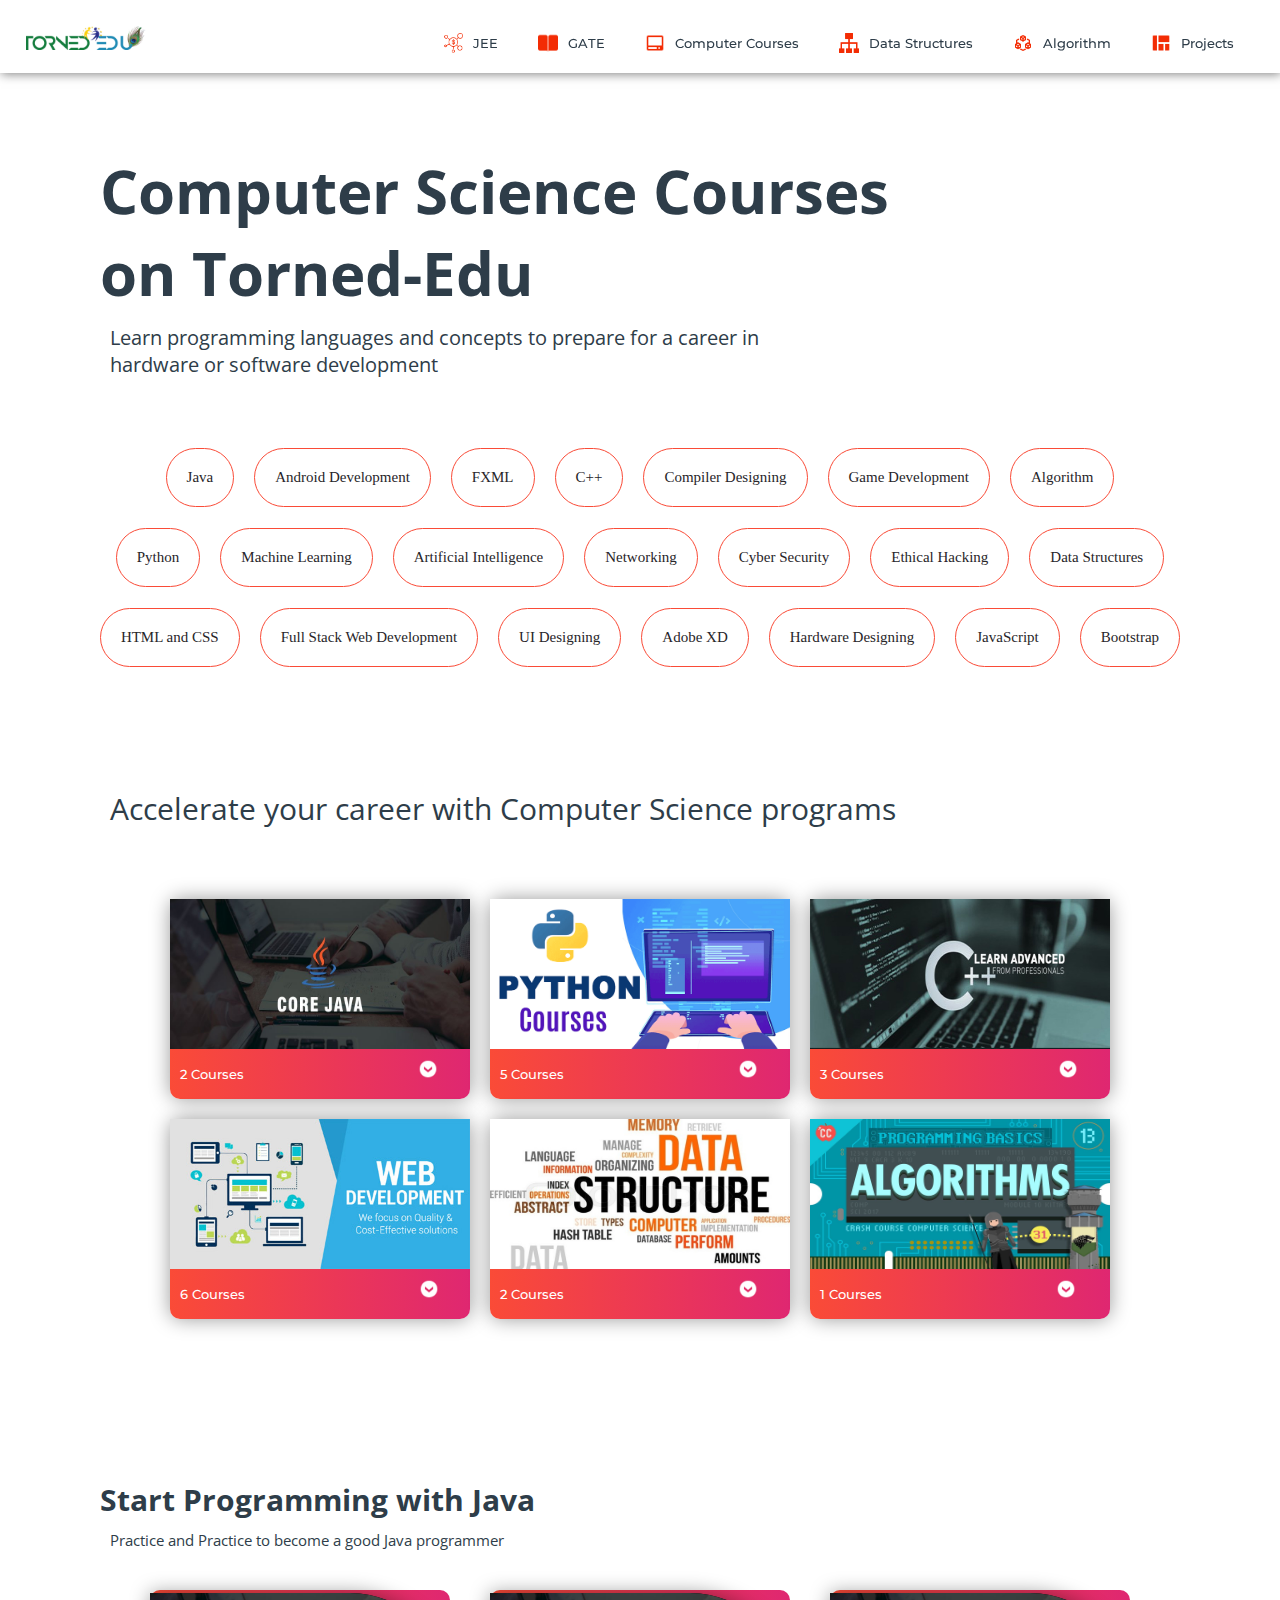
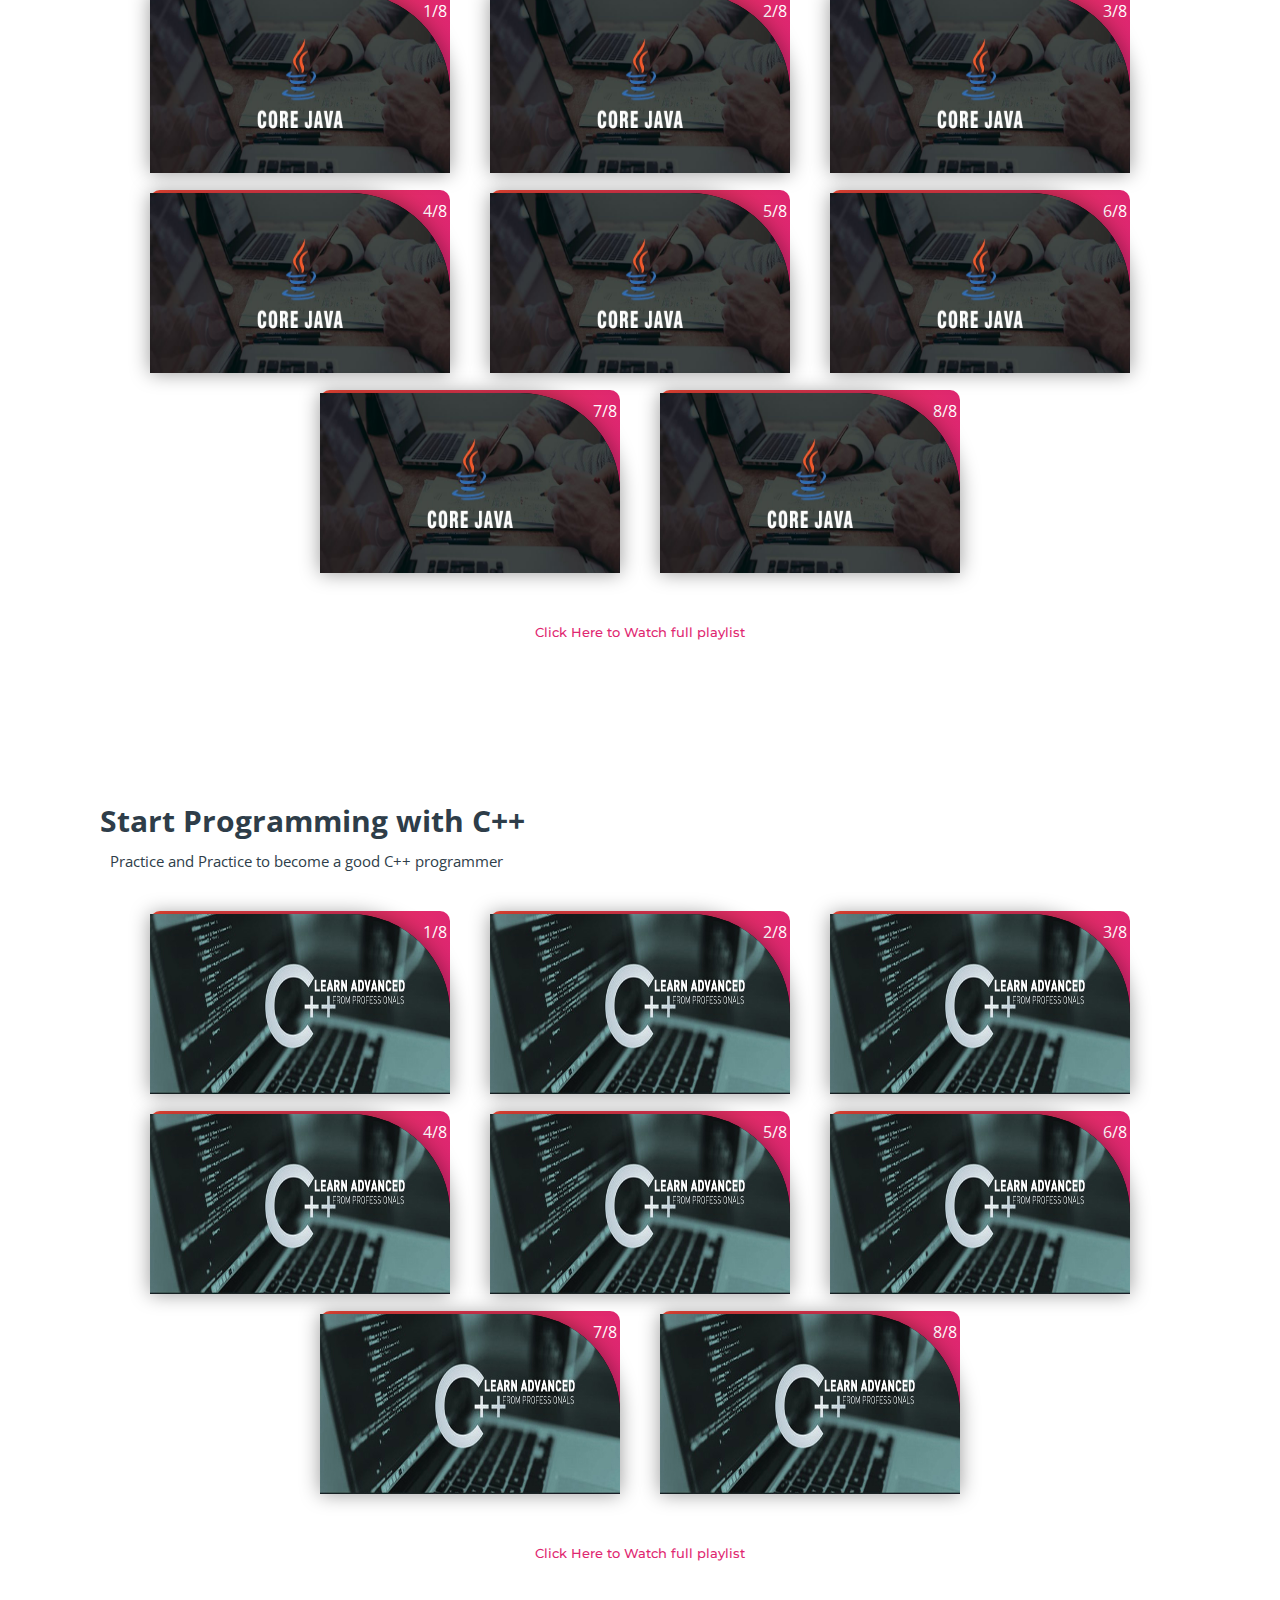
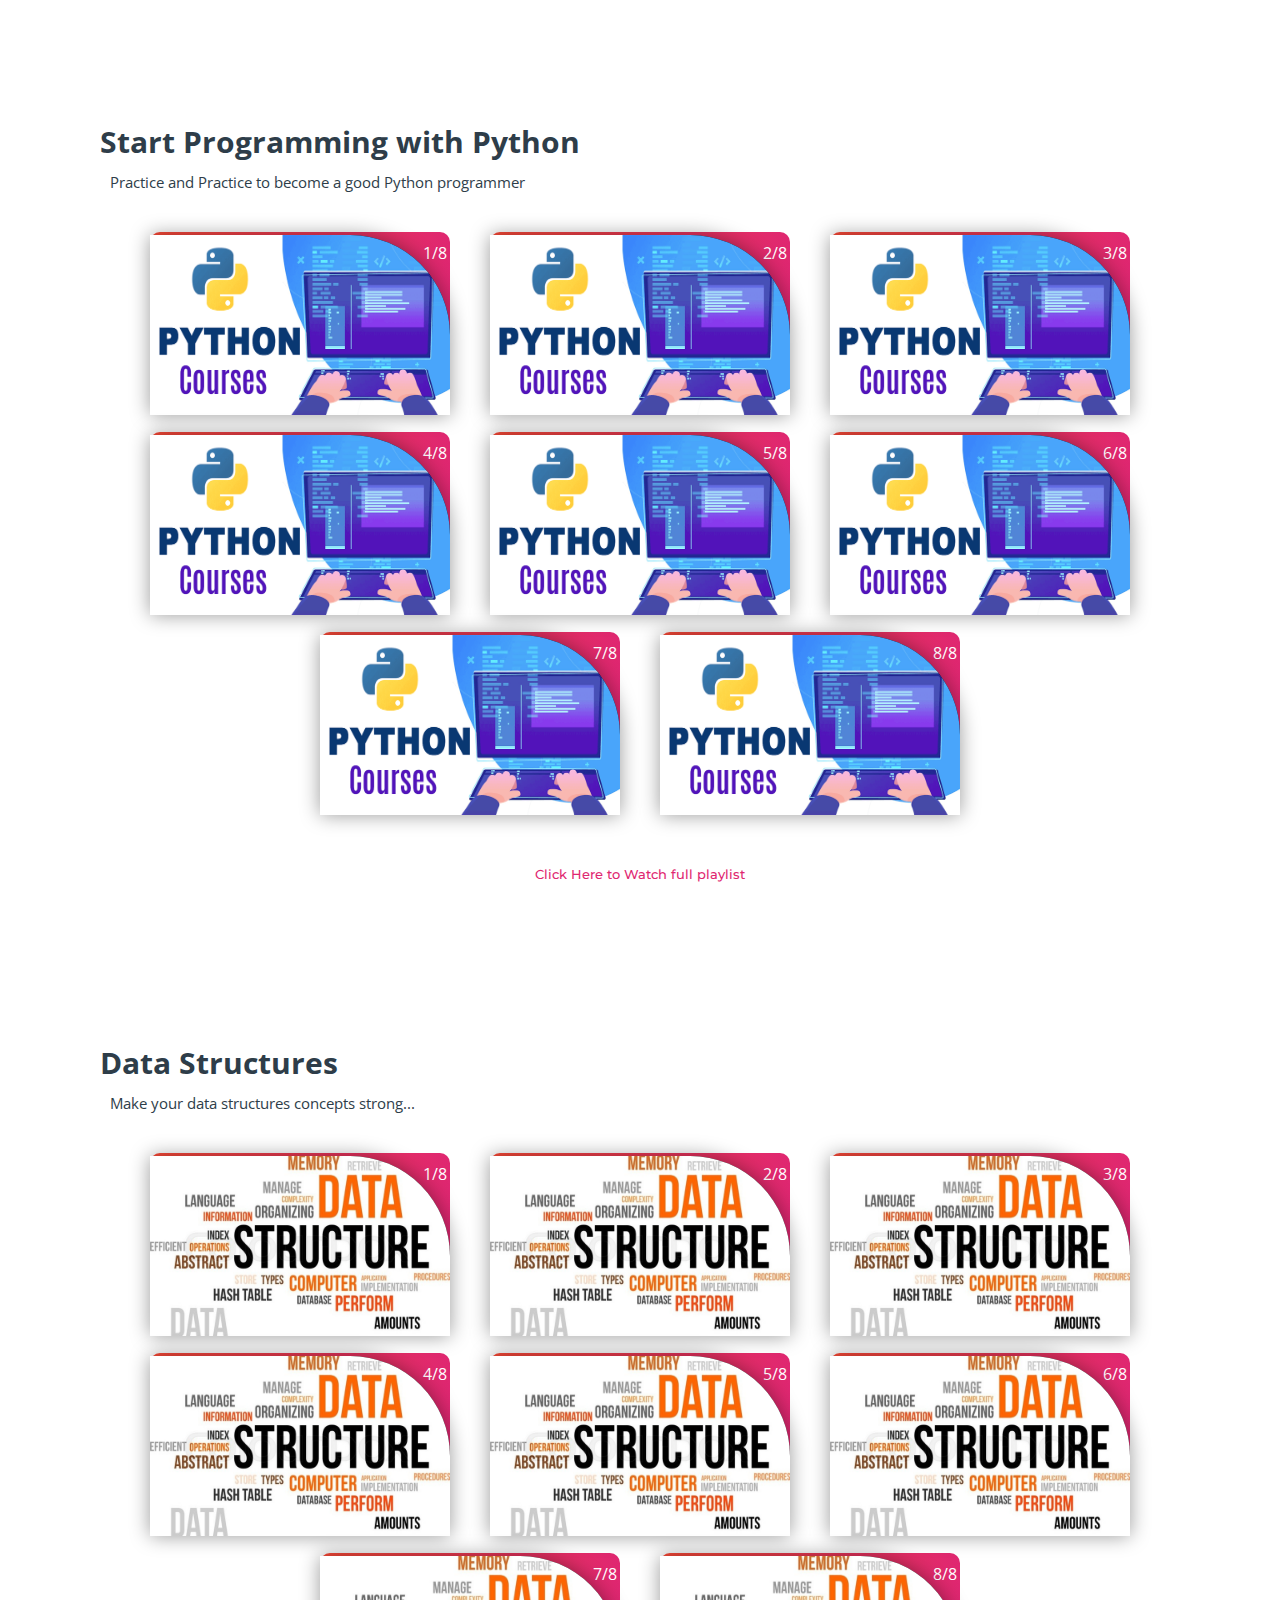
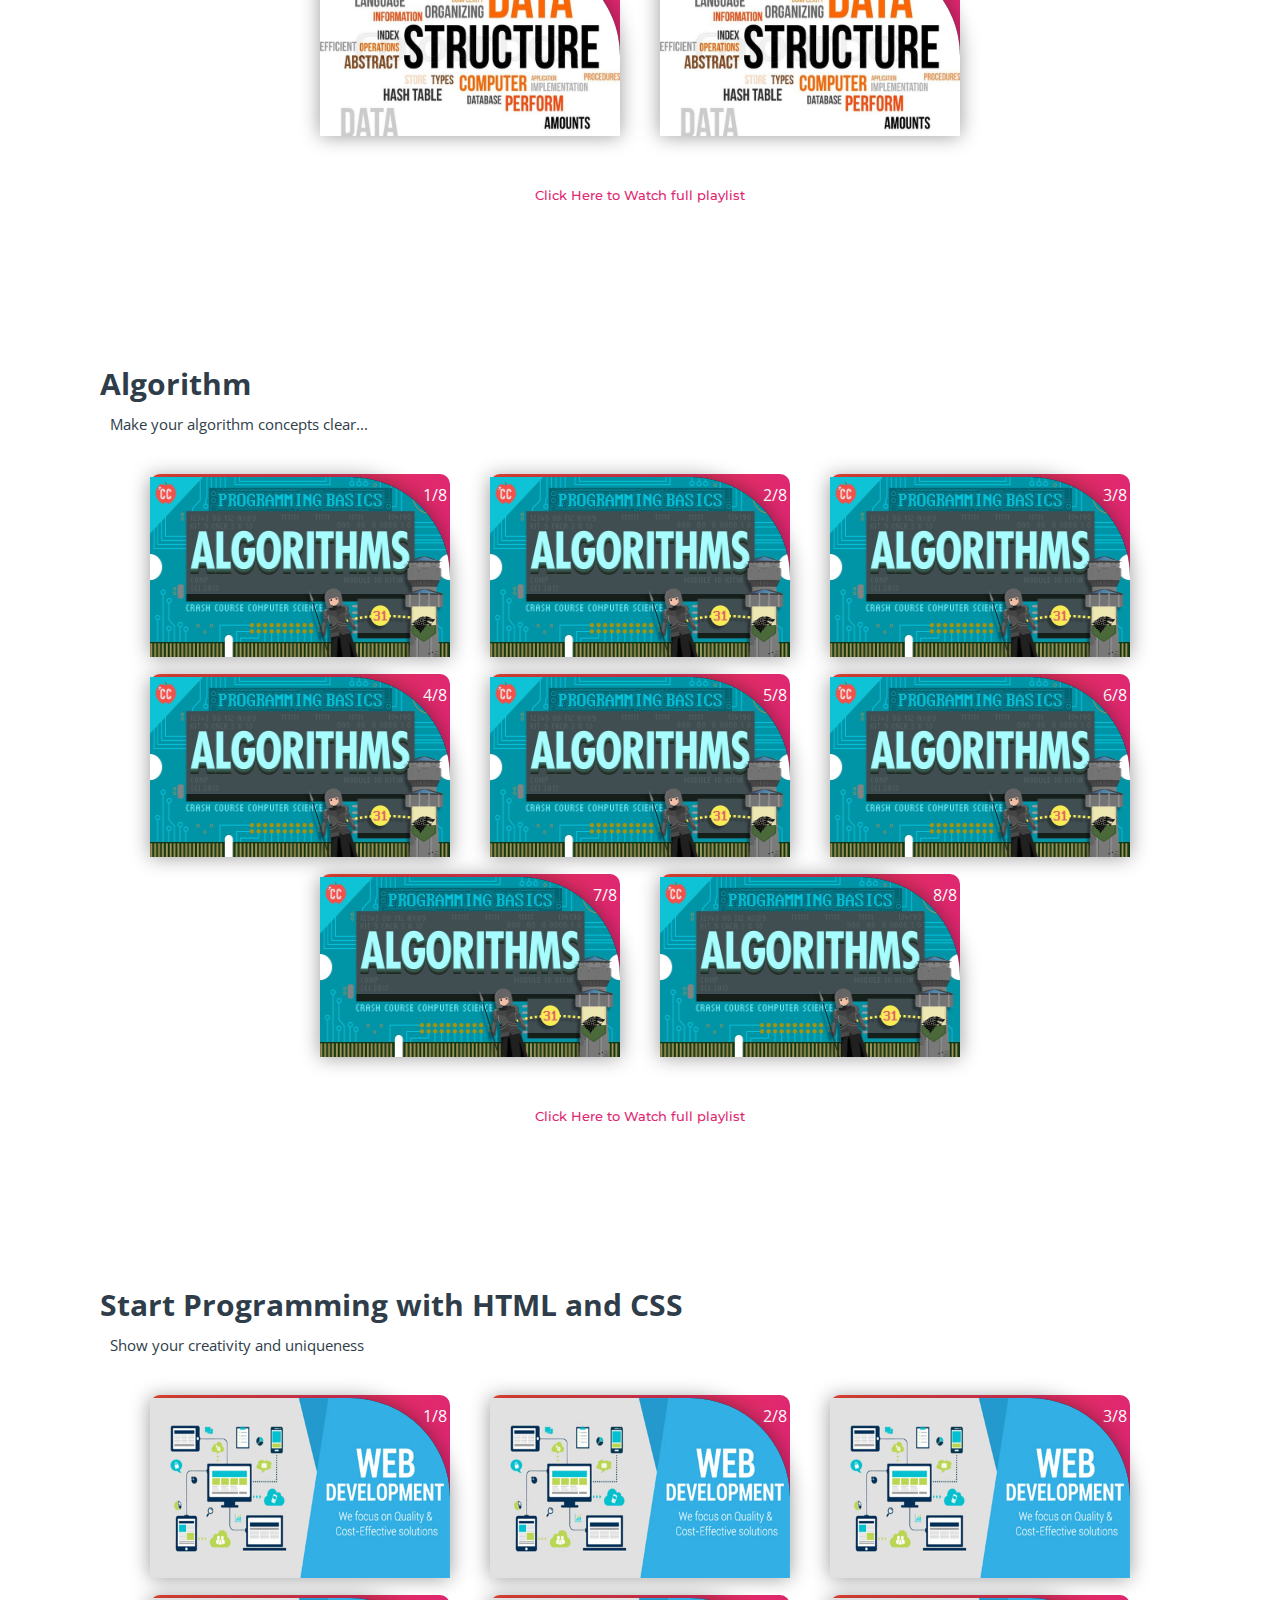
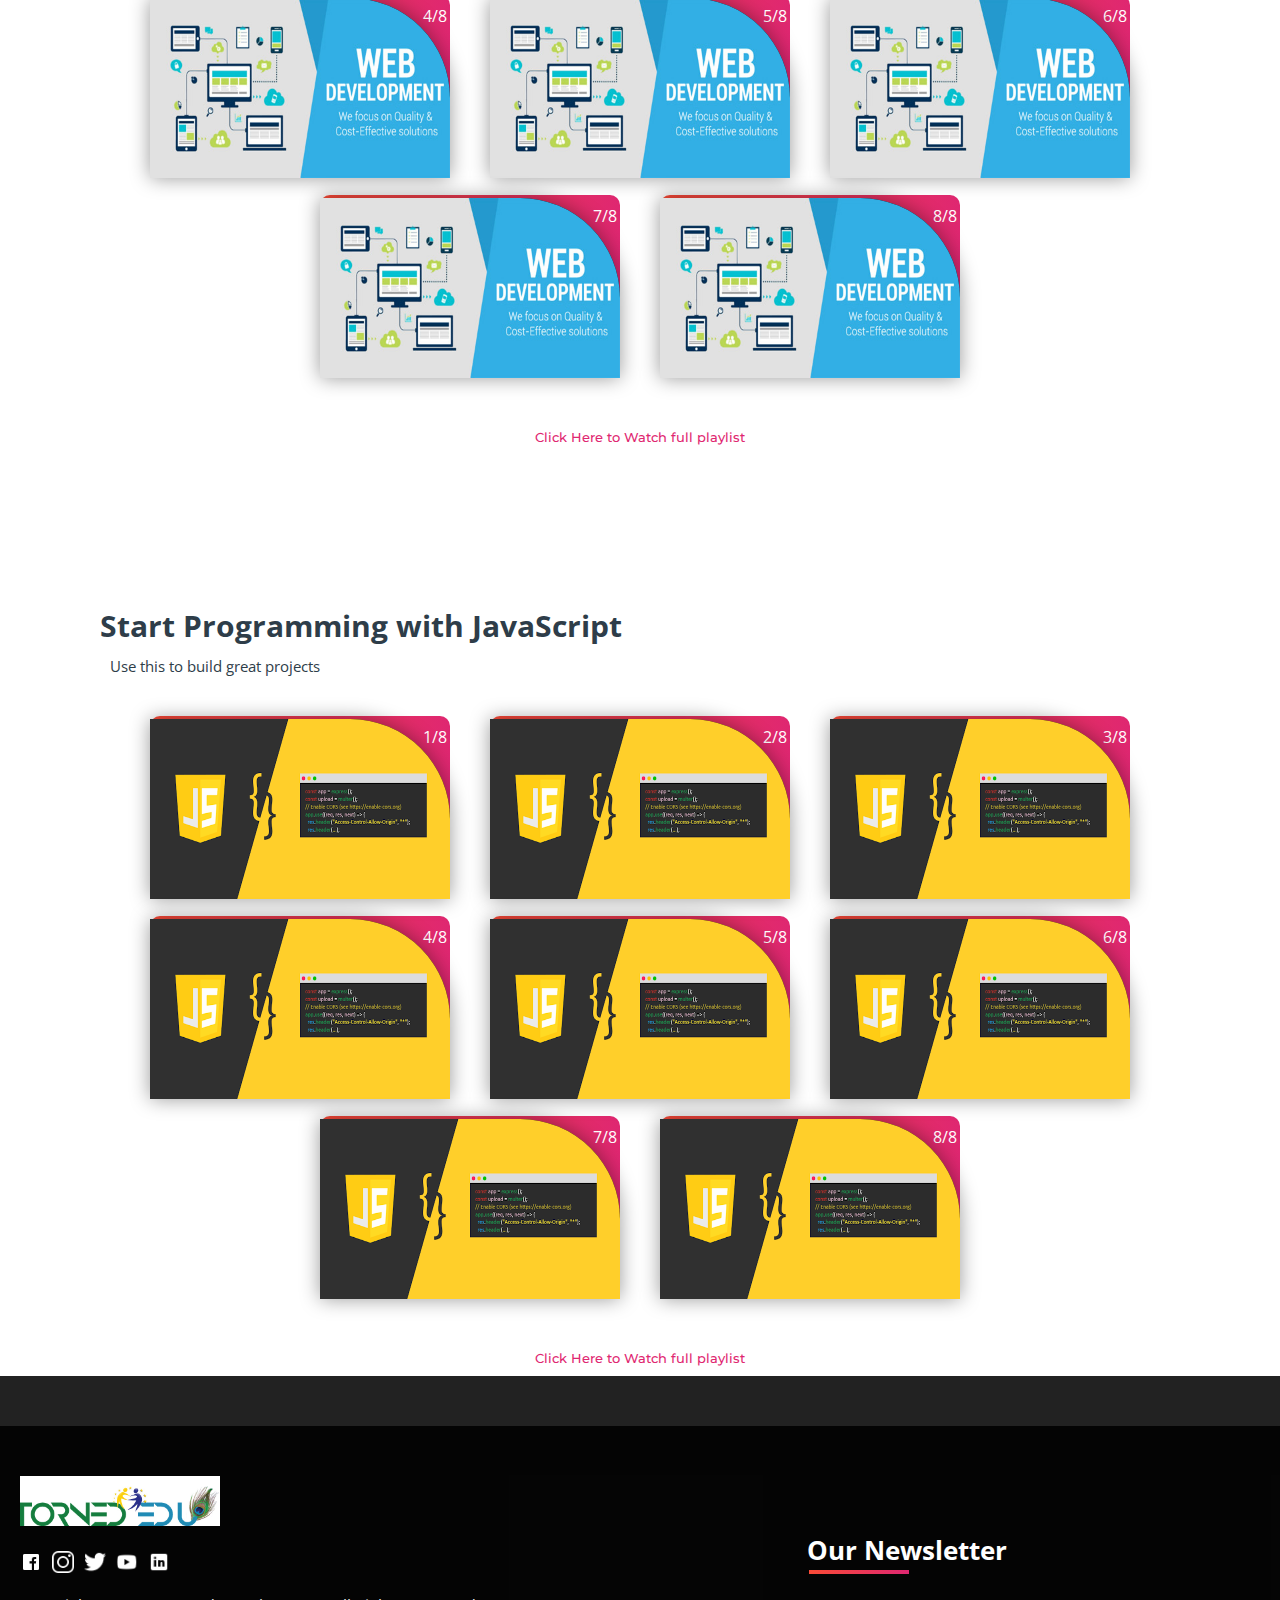
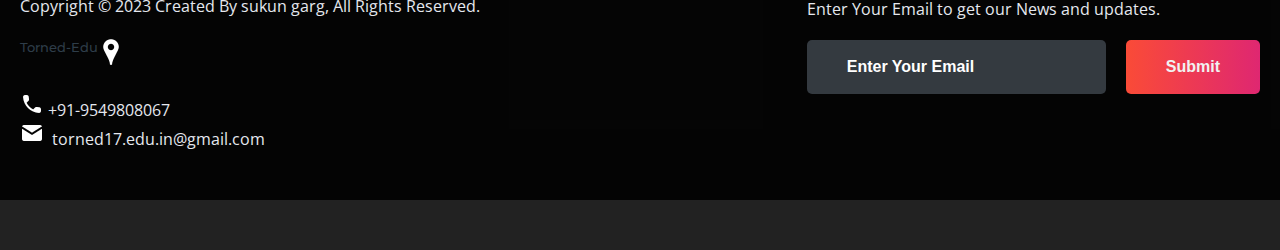
<file: subjects/computer_courses.html>
<!DOCTYPE html>
<html>
<head>
	<link rel="shortcut icon" type="png" href="../images/icon/favicon.png">
	<title>Computer Science Courses on Torned-Edu</title>
	<link rel="stylesheet" type="text/css" href="subjects.css">
	<script type="text/javascript" src="../script.js"></script>
</head>
<body>
	
<!-- NAVIGATION -->
	<header>
		<div class="nav" id="nav">
			<div id="learned-logo">
			<a href="../index.html"><img src="../images/icon/logo.jpg" style="width: 120px;"></a></div>
			<div class="switch-tab" id="switch-tab" onclick="switchTAB()"><img src="../images/icon/menu.png"></div>
			<ul id="list-switch">
				<li><a href="jee.html"><img src="../images/courses/d1.png" class="icon">JEE</a></li>
				<li><a href="gate.html"><img src="../images/courses/paper.png" class="icon">GATE</a></li>
				<li><a href="computer_courses.html"><img src="../images/courses/computer.png" class="icon">Computer Courses</a></li>
				<li><a href="#data"><img src="../images/courses/data.png" class="icon">Data Structures</a></li>
				<li><a href="#algo"><img src="../images/courses/algo.png" class="icon">Algorithm</a></li>
				<li><a href="https://sukungarg.netlify.app/"><img src="../images/courses/projects.png" class="icon">Projects</a></li>
			</ul>
			<div class="search" id="search-switch">
				<input type="text" placeholder="Search" class="srch"><button id="srchbtn"><img src="../images/icon/search.png"></button>
			</div>
		</div>
	</header>
	

<!-- MAIN Heading of Page -->
	<div class="title">
		<span>Computer Science Courses<br>on Torned-Edu</span>
		<div class="shortdesc">
			<p>Learn programming languages and concepts to prepare for a career in<br>hardware or software development</p>
		</div>
	</div>


<!-- Some KeyWords related to Topic -->
	<div class="course">
		<div class="cbox">
		<div class="det"><a href="#java">Java</a></div>
		<div class="det"><a href="https://developer.android.com/">Android Development</a></div>
		<div class="det"><a href="https://docs.oracle.com/javafx/2/get_started/fxml_tutorial.htm">FXML</a></div>
		<div class="det"><a href="#c++">C++</a></div>
		<div class="det"><a href="https://www.geeksforgeeks.org/introduction-of-compiler-design/">Compiler Designing</a></div>
		<div class="det"><a href="https://www.coursera.org/specializations/game-design-and-development">Game Development</a></div>
		<div class="det"><a href="#algo">Algorithm</a></div>
		</div>
		<div class="cbox">
		<div class="det"><a href="#python">Python</a></div>
		<div class="det"><a href="https://www.coursera.org/learn/machine-learning">Machine Learning</a></div>
		<div class="det"><a href="https://en.wikipedia.org/wiki/Artificial_intelligence">Artificial Intelligence</a></div>
		<div class="det"><a href="https://en.wikipedia.org/wiki/Network">Networking</a></div>
		<div class="det"><a href="https://www.kaspersky.co.in/resource-center/definitions/what-is-cyber-security">Cyber Security</a></div>
		<div class="det"><a href="https://www.eccouncil.org/ethical-hacking/">Ethical Hacking</a></div>
		<div class="det"><a href="#data">Data Structures</a></div>
		</div>
		<div class="cbox">
		<div class="det"><a href="#html_css">HTML and CSS</a></div>
		<div class="det"><a href="https://www.udacity.com/course/full-stack-web-developer-nanodegree--nd0044">Full Stack Web Development</a></div>
		<div class="det"><a href="https://uxplanet.org/what-is-ui-vs-ux-design-and-the-difference-d9113f6612de?gi=6d9d13f4cc95">UI Designing</a></div>
		<div class="det"><a href="https://www.adobe.com/in/products/xd.html">Adobe XD</a></div>
		<div class="det"><a href="https://www.sciencedirect.com/topics/computer-science/hardware-design">Hardware Designing</a></div>
		<div class="det"><a href="#javascript">JavaScript</a></div>
		<div class="det"><a href="#html_css">Bootstrap</a></div>
		</div>
	</div>


<!-- Courses Available -->
	<div class="inbt">
		Accelerate your career with Computer Science programs
	</div>

	<div class="ccard">
	<center>
		<div class="ccardbox">
			<div class="dcard">
				<div class="fpart"><img src="../images/courses/java-course.jpg"></div>
				<a href="#java"><div class="spart">2 Courses <img src="../images/icon/dropdown.png"></div></a>
			</div>
			<div class="dcard">
				<div class="fpart"><img src="../images/courses/python-course.png"></div>
				<a href="#python"><div class="spart">5 Courses <img src="../images/icon/dropdown.png"></div></a>
			</div>
			<div class="dcard">
				<div class="fpart"><img src="../images/courses/c-course.jpg"></div>
				<a href="#c++"><div class="spart">3 Courses <img src="../images/icon/dropdown.png"></div></a>
			</div>
		</div>
		<div class="ccardbox">
			<div class="dcard">
				<div class="fpart"><img src="../images/courses/web-course.jpg"></div>
				<a href="#html_css"><div class="spart">6 Courses <img src="../images/icon/dropdown.png"></div></a>
			</div>
			<div class="dcard">
				<div class="fpart"><img src="../images/courses/data-course.jpg"></div>
				<a href="#data"><div class="spart">2 Courses <img src="../images/icon/dropdown.png"></div></a>
			</div>
			<div class="dcard">
				<div class="fpart"><img src="../images/courses/algo-course.jpg"></div>
				<a href="#algo"><div class="spart">1 Courses <img src="../images/icon/dropdown.png"></div></a>
			</div>
		</div>
	</center>
	</div>


<!-- Videos on JAVA Lectures -->
	<div class="title2" id="java">
		<span>Start Programming with Java</span>
		<div class="shortdesc2">
			<p>Practice and Practice to become a good Java programmer</p>
		</div>
	</div>
	
	<center>
		<div class="ccardbox2">
			<div class="dcard2"><span class="tag" >1/8</span>
				<div class="fpart2">
					<img src="../images/courses/java-course.jpg">
					<iframe src="https://www.youtube.com/embed/IsLyduxZ9sc" frameborder="0" allow="accelerometer; autoplay; encrypted-media; gyroscope; picture-in-picture" allowfullscreen></iframe>
				</div>
			</div>
			<div class="dcard2"><span class="tag" >2/8</span>
				<div class="fpart2">
					<img src="../images/courses/java-course.jpg">
					<iframe src="https://www.youtube.com/embed/U_vuESBFEpE" frameborder="0" allow="accelerometer; autoplay; encrypted-media; gyroscope; picture-in-picture" allowfullscreen></iframe>
				</div>
			</div>
			<div class="dcard2"><span class="tag" >3/8</span>
				<div class="fpart2">
					<img src="../images/courses/java-course.jpg">
					<iframe src="https://www.youtube.com/embed/7i8vbPA37y0" frameborder="0" allow="accelerometer; autoplay; encrypted-media; gyroscope; picture-in-picture" allowfullscreen></iframe>
				</div>
			</div>
			<div class="dcard2"><span class="tag" >4/8</span>
				<div class="fpart2">
					<img src="../images/courses/java-course.jpg">
					<iframe src="https://www.youtube.com/embed/FB47F-QIk3k" frameborder="0" allow="accelerometer; autoplay; encrypted-media; gyroscope; picture-in-picture" allowfullscreen></iframe>
				</div>
			</div>
			<div class="dcard2"><span class="tag" >5/8</span>
				<div class="fpart2">
					<img src="../images/courses/java-course.jpg">
					<iframe src="https://www.youtube.com/embed/8qyVcHJ1Et4" frameborder="0" allow="accelerometer; autoplay; encrypted-media; gyroscope; picture-in-picture" allowfullscreen></iframe>
				</div>
			</div>
			<div class="dcard2"><span class="tag" >6/8</span>
				<div class="fpart2">
					<img src="../images/courses/java-course.jpg">
					<iframe src="https://www.youtube.com/embed/N53Vf8HGd-0" frameborder="0" allow="accelerometer; autoplay; encrypted-media; gyroscope; picture-in-picture" allowfullscreen></iframe>
				</div>
			</div>
			<div class="dcard2"><span class="tag" >7/8</span>
				<div class="fpart2">
					<img src="../images/courses/java-course.jpg">
					<iframe src="https://www.youtube.com/embed/slz2Vc904Qg" frameborder="0" allow="accelerometer; autoplay; encrypted-media; gyroscope; picture-in-picture" allowfullscreen></iframe>
				</div>
			</div>
			<div class="dcard2"><span class="tag" >8/8</span>
				<div class="fpart2">
					<img src="../images/courses/java-course.jpg">
					<iframe src="https://www.youtube.com/embed/Q0NVRQP1Z5g" frameborder="0" allow="accelerometer; autoplay; encrypted-media; gyroscope; picture-in-picture" allowfullscreen></iframe>
				</div>
			</div>
		</div>
	</center>
	<br><br>
	<div class="click-me">
		<a href="https://www.youtube.com/watch?v=IsLyduxZ9sc&list=PLX9Zi6XTqOKQ7TdRz0QynGIKuMV9Q2H8E" target="_blank">Click Here to Watch full playlist</a>
	</div>

<!-- Videos on C++ Lectures -->

	<div class="title2" id="c++">
		<span>Start Programming with C++</span>
		<div class="shortdesc2">
			<p>Practice and Practice to become a good C++ programmer</p>
		</div>
	</div>
	<center>
		<div class="ccardbox2">
			<div class="dcard2"><span class="tag" >1/8</span>
				<div class="fpart2"><img src="../images/courses/c-course.jpg">
					<iframe src="https://www.youtube.com/embed/Iuo9PpGE04Y" frameborder="0" allow="accelerometer; autoplay; encrypted-media; gyroscope; picture-in-picture" allowfullscreen></iframe>
				</div>
			</div>
			<div class="dcard2"><span class="tag" >2/8</span>
				<div class="fpart2"><img src="../images/courses/c-course.jpg">
					<iframe src="https://www.youtube.com/embed/52dHKRD7cdg" frameborder="0" allow="accelerometer; autoplay; encrypted-media; gyroscope; picture-in-picture" allowfullscreen></iframe>
				</div>
			</div>
			<div class="dcard2"><span class="tag" >3/8</span>
				<div class="fpart2"><img src="../images/courses/c-course.jpg">
					<iframe src="https://www.youtube.com/embed/Iuo9PpGE04Y" frameborder="0" allow="accelerometer; autoplay; encrypted-media; gyroscope; picture-in-picture" allowfullscreen></iframe>
				</div>
			</div>
			<div class="dcard2"><span class="tag" >4/8</span>
				<div class="fpart2"><img src="../images/courses/c-course.jpg">
					<iframe src="https://www.youtube.com/embed/Iuo9PpGE04Y" frameborder="0" allow="accelerometer; autoplay; encrypted-media; gyroscope; picture-in-picture" allowfullscreen></iframe>
				</div>
			</div>
		
			<div class="dcard2"><span class="tag" >5/8</span>
				<div class="fpart2"><img src="../images/courses/c-course.jpg">
					<iframe src="https://www.youtube.com/embed/Iuo9PpGE04Y" frameborder="0" allow="accelerometer; autoplay; encrypted-media; gyroscope; picture-in-picture" allowfullscreen></iframe>
				</div>
			</div>
			<div class="dcard2"><span class="tag" >6/8</span>
				<div class="fpart2"><img src="../images/courses/c-course.jpg">
					<iframe src="https://www.youtube.com/embed/Iuo9PpGE04Y" frameborder="0" allow="accelerometer; autoplay; encrypted-media; gyroscope; picture-in-picture" allowfullscreen></iframe>
				</div>
			</div>
			<div class="dcard2"><span class="tag" >7/8</span>
				<div class="fpart2"><img src="../images/courses/c-course.jpg">
					<iframe src="https://www.youtube.com/embed/Iuo9PpGE04Y" frameborder="0" allow="accelerometer; autoplay; encrypted-media; gyroscope; picture-in-picture" allowfullscreen></iframe>
				</div>
			</div>
			<div class="dcard2"><span class="tag" >8/8</span>
				<div class="fpart2"><img src="../images/courses/c-course.jpg">
					<iframe src="https://www.youtube.com/embed/Iuo9PpGE04Y" frameborder="0" allow="accelerometer; autoplay; encrypted-media; gyroscope; picture-in-picture" allowfullscreen></iframe>
				</div>
			</div>
		</div>
	</center>
<br><br>
	<div class="click-me">
		<a href="https://www.youtube.com/watch?v=Iuo9PpGE04Y&feature=youtu.be" target="_blank">Click Here to Watch full playlist</a>
	</div>

<!-- Videos on PYTHON Lectures -->

	<div class="title2" id="python">
		<span>Start Programming with Python</span>
		<div class="shortdesc2">
			<p>Practice and Practice to become a good Python programmer</p>
		</div>
	</div>
	<center>
		<div class="ccardbox2">
			<div class="dcard2"><span class="tag" >1/8</span>
				<div class="fpart2"><img src="../images/courses/python-course.png">
					<iframe src="https://www.youtube.com/embed/QXeEoD0pB3E" frameborder="0" allow="accelerometer; autoplay; encrypted-media; gyroscope; picture-in-picture" allowfullscreen></iframe>
				</div>
			</div>
			<div class="dcard2"><span class="tag" >2/8</span>
				<div class="fpart2"><img src="../images/courses/python-course.png">
					<iframe src="https://www.youtube.com/embed/QXeEoD0pB3E" frameborder="0" allow="accelerometer; autoplay; encrypted-media; gyroscope; picture-in-picture" allowfullscreen></iframe>
				</div>
			</div>
			<div class="dcard2"><span class="tag" >3/8</span>
				<div class="fpart2"><img src="../images/courses/python-course.png">
					<iframe src="https://www.youtube.com/embed/QXeEoD0pB3E" frameborder="0" allow="accelerometer; autoplay; encrypted-media; gyroscope; picture-in-picture" allowfullscreen></iframe>
				</div>
			</div>
			<div class="dcard2"><span class="tag" >4/8</span>
				<div class="fpart2"><img src="../images/courses/python-course.png">
					<iframe src="https://www.youtube.com/embed/QXeEoD0pB3E" frameborder="0" allow="accelerometer; autoplay; encrypted-media; gyroscope; picture-in-picture" allowfullscreen></iframe>
				</div>
			</div>
		
			<div class="dcard2"><span class="tag" >5/8</span>
				<div class="fpart2"><img src="../images/courses/python-course.png">
					<iframe src="https://www.youtube.com/embed/QXeEoD0pB3E" frameborder="0" allow="accelerometer; autoplay; encrypted-media; gyroscope; picture-in-picture" allowfullscreen></iframe>
				</div>
			</div>
			<div class="dcard2"><span class="tag" >6/8</span>
				<div class="fpart2"><img src="../images/courses/python-course.png">
					<iframe src="https://www.youtube.com/embed/QXeEoD0pB3E" frameborder="0" allow="accelerometer; autoplay; encrypted-media; gyroscope; picture-in-picture" allowfullscreen></iframe>
				</div>
			</div>
			<div class="dcard2"><span class="tag" >7/8</span>
				<div class="fpart2"><img src="../images/courses/python-course.png">
					<iframe src="https://www.youtube.com/embed/QXeEoD0pB3E" frameborder="0" allow="accelerometer; autoplay; encrypted-media; gyroscope; picture-in-picture" allowfullscreen></iframe>
				</div>
			</div>
			<div class="dcard2"><span class="tag" >8/8</span>
				<div class="fpart2"><img src="../images/courses/python-course.png">
					<iframe src="https://www.youtube.com/embed/QXeEoD0pB3E" frameborder="0" allow="accelerometer; autoplay; encrypted-media; gyroscope; picture-in-picture" allowfullscreen></iframe>
				</div>
			</div>
		</div>
	</center>

<br><br>
	<div class="click-me">
		<a href="https://youtu.be/QXeEoD0pB3E" target="_blank">Click Here to Watch full playlist</a>
	</div>
<!-- Videos on DATA STRUCTURES Lectures -->

	<div class="title2" id="data">
		<span>Data Structures</span>
		<div class="shortdesc2">
			<p>Make your data structures concepts strong...</p>
		</div>
	</div>
	<center>
		<div class="ccardbox2">
			<div class="dcard2"><span class="tag" >1/8</span>
				<div class="fpart2"><img src="../images/courses/data-course.jpg">
					<iframe src="https://www.youtube.com/embed/Db9ZYbJONHc" frameborder="0" allow="accelerometer; autoplay; encrypted-media; gyroscope; picture-in-picture" allowfullscreen></iframe>
				</div>
			</div>
			<div class="dcard2"><span class="tag" >2/8</span>
				<div class="fpart2"><img src="../images/courses/data-course.jpg">
					<iframe src="https://www.youtube.com/embed/Db9ZYbJONHc" frameborder="0" allow="accelerometer; autoplay; encrypted-media; gyroscope; picture-in-picture" allowfullscreen></iframe>
				</div>
			</div>
			<div class="dcard2"><span class="tag" >3/8</span>
				<div class="fpart2"><img src="../images/courses/data-course.jpg">
					<iframe src="https://www.youtube.com/embed/Db9ZYbJONHc" frameborder="0" allow="accelerometer; autoplay; encrypted-media; gyroscope; picture-in-picture" allowfullscreen></iframe>
				</div>
			</div>
			<div class="dcard2"><span class="tag" >4/8</span>
				<div class="fpart2"><img src="../images/courses/data-course.jpg">
					<iframe src="https://www.youtube.com/embed/Db9ZYbJONHc" frameborder="0" allow="accelerometer; autoplay; encrypted-media; gyroscope; picture-in-picture" allowfullscreen></iframe>
				</div>
			</div>
		
			<div class="dcard2"><span class="tag" >5/8</span>
				<div class="fpart2"><img src="../images/courses/data-course.jpg">
					<iframe src="https://www.youtube.com/embed/Db9ZYbJONHc" frameborder="0" allow="accelerometer; autoplay; encrypted-media; gyroscope; picture-in-picture" allowfullscreen></iframe>
				</div>
			</div>
			<div class="dcard2"><span class="tag" >6/8</span>
				<div class="fpart2"><img src="../images/courses/data-course.jpg">
					<iframe src="https://www.youtube.com/embed/Db9ZYbJONHc" frameborder="0" allow="accelerometer; autoplay; encrypted-media; gyroscope; picture-in-picture" allowfullscreen></iframe>
				</div>
			</div>
			<div class="dcard2"><span class="tag" >7/8</span>
				<div class="fpart2"><img src="../images/courses/data-course.jpg">
					<iframe src="https://www.youtube.com/embed/Db9ZYbJONHc" frameborder="0" allow="accelerometer; autoplay; encrypted-media; gyroscope; picture-in-picture" allowfullscreen></iframe>
				</div>
			</div>
			<div class="dcard2"><span class="tag" >8/8</span>
				<div class="fpart2"><img src="../images/courses/data-course.jpg">
					<iframe src="https://www.youtube.com/embed/Db9ZYbJONHc" frameborder="0" allow="accelerometer; autoplay; encrypted-media; gyroscope; picture-in-picture" allowfullscreen></iframe>
				</div>
			</div>
		</div>
	</center>
<br><br>
	<div class="click-me">
		<a href="https://www.youtube.com/watch?v=Db9ZYbJONHc" target="_blank">Click Here to Watch full playlist</a>
	</div>

<!-- Videos on ALGORITHM Lectures -->

	<div class="title2" id="algo">
		<span>Algorithm</span>
		<div class="shortdesc2">
			<p>Make your algorithm concepts clear...</p>
		</div>
	</div>
	<center>
		<div class="ccardbox2">
			<div class="dcard2"><span class="tag" >1/8</span>
				<div class="fpart2"><img src="../images/courses/algo-course.jpg">
					<iframe src="https://www.youtube.com/embed/0IAPZzGSbME" frameborder="0" allow="accelerometer; autoplay; encrypted-media; gyroscope; picture-in-picture" allowfullscreen></iframe>
				</div>
			</div>
			<div class="dcard2"><span class="tag" >2/8</span>
				<div class="fpart2"><img src="../images/courses/algo-course.jpg">
					<iframe src="https://www.youtube.com/embed/0IAPZzGSbME" frameborder="0" allow="accelerometer; autoplay; encrypted-media; gyroscope; picture-in-picture" allowfullscreen></iframe>
				</div>
			</div>
			<div class="dcard2"><span class="tag" >3/8</span>
				<div class="fpart2"><img src="../images/courses/algo-course.jpg">
					<iframe src="https://www.youtube.com/embed/0IAPZzGSbME" frameborder="0" allow="accelerometer; autoplay; encrypted-media; gyroscope; picture-in-picture" allowfullscreen></iframe>
				</div>
			</div>
			<div class="dcard2"><span class="tag" >4/8</span>
				<div class="fpart2"><img src="../images/courses/algo-course.jpg">
					<iframe src="https://www.youtube.com/embed/0IAPZzGSbME" frameborder="0" allow="accelerometer; autoplay; encrypted-media; gyroscope; picture-in-picture" allowfullscreen></iframe>
				</div>
			</div>
		
			<div class="dcard2"><span class="tag" >5/8</span>
				<div class="fpart2"><img src="../images/courses/algo-course.jpg">
					<iframe src="https://www.youtube.com/embed/0IAPZzGSbME" frameborder="0" allow="accelerometer; autoplay; encrypted-media; gyroscope; picture-in-picture" allowfullscreen></iframe>
				</div>
			</div>
			<div class="dcard2"><span class="tag" >6/8</span>
				<div class="fpart2"><img src="../images/courses/algo-course.jpg">
					<iframe src="https://www.youtube.com/embed/0IAPZzGSbME" frameborder="0" allow="accelerometer; autoplay; encrypted-media; gyroscope; picture-in-picture" allowfullscreen></iframe>
				</div>
			</div>
			<div class="dcard2"><span class="tag" >7/8</span>
				<div class="fpart2"><img src="../images/courses/algo-course.jpg">
					<iframe src="https://www.youtube.com/embed/0IAPZzGSbME" frameborder="0" allow="accelerometer; autoplay; encrypted-media; gyroscope; picture-in-picture" allowfullscreen></iframe>
				</div>
			</div>
			<div class="dcard2"><span class="tag" >8/8</span>
				<div class="fpart2"><img src="../images/courses/algo-course.jpg">
					<iframe src="https://www.youtube.com/embed/0IAPZzGSbME" frameborder="0" allow="accelerometer; autoplay; encrypted-media; gyroscope; picture-in-picture" allowfullscreen></iframe>
				</div>
			</div>
		</div>
	</center>
<br><br>
	<div class="click-me">
		<a href="https://www.youtube.com/watch?v=0IAPZzGSbME" target="_blank">Click Here to Watch full playlist</a>
	</div>

<!-- Videos on HTML and CSS Lectures -->

	<div class="title2" id="html_css">
		<span>Start Programming with HTML and CSS</span>
		<div class="shortdesc2">
			<p>Show your creativity and uniqueness</p>
		</div>
	</div>
	<center>
		<div class="ccardbox2">
			<div class="dcard2"><span class="tag" >1/8</span>
				<div class="fpart2"><img src="../images/courses/web-course.jpg">
					<iframe src="https://www.youtube.com/embed/TKYsuU86-DQ" frameborder="0" allow="accelerometer; autoplay; encrypted-media; gyroscope; picture-in-picture" allowfullscreen></iframe>
				</div>
			</div>
			<div class="dcard2"><span class="tag" >2/8</span>
				<div class="fpart2"><img src="../images/courses/web-course.jpg">
					<iframe src="https://www.youtube.com/embed/TKYsuU86-DQ" frameborder="0" allow="accelerometer; autoplay; encrypted-media; gyroscope; picture-in-picture" allowfullscreen></iframe>
				</div>
			</div>
			<div class="dcard2"><span class="tag" >3/8</span>
				<div class="fpart2"><img src="../images/courses/web-course.jpg">
					<iframe src="https://www.youtube.com/embed/TKYsuU86-DQ" frameborder="0" allow="accelerometer; autoplay; encrypted-media; gyroscope; picture-in-picture" allowfullscreen></iframe>
				</div>
			</div>
			<div class="dcard2"><span class="tag" >4/8</span>
				<div class="fpart2"><img src="../images/courses/web-course.jpg">
					<iframe src="https://www.youtube.com/embed/TKYsuU86-DQ" frameborder="0" allow="accelerometer; autoplay; encrypted-media; gyroscope; picture-in-picture" allowfullscreen></iframe>
				</div>
			</div>
		
			<div class="dcard2"><span class="tag" >5/8</span>
				<div class="fpart2"><img src="../images/courses/web-course.jpg">
					<iframe src="https://www.youtube.com/embed/TKYsuU86-DQ" frameborder="0" allow="accelerometer; autoplay; encrypted-media; gyroscope; picture-in-picture" allowfullscreen></iframe>
				</div>
			</div>
			<div class="dcard2"><span class="tag" >6/8</span>
				<div class="fpart2"><img src="../images/courses/web-course.jpg">
					<iframe src="https://www.youtube.com/embed/TKYsuU86-DQ" frameborder="0" allow="accelerometer; autoplay; encrypted-media; gyroscope; picture-in-picture" allowfullscreen></iframe>
				</div>
			</div>
			<div class="dcard2"><span class="tag" >7/8</span>
				<div class="fpart2"><img src="../images/courses/web-course.jpg">
					<iframe src="https://www.youtube.com/embed/TKYsuU86-DQ" frameborder="0" allow="accelerometer; autoplay; encrypted-media; gyroscope; picture-in-picture" allowfullscreen></iframe>
				</div>
			</div>
			<div class="dcard2"><span class="tag" >8/8</span>
				<div class="fpart2"><img src="../images/courses/web-course.jpg">
					<iframe src="https://www.youtube.com/embed/TKYsuU86-DQ" frameborder="0" allow="accelerometer; autoplay; encrypted-media; gyroscope; picture-in-picture" allowfullscreen></iframe>
				</div>
			</div>
		</div>
	</center>

<br><br>
	<div class="click-me">
		<a href="https://www.youtube.com/watch?v=TKYsuU86-DQ" target="_blank">Click Here to Watch full playlist</a>
	</div>
<!-- Videos on JAVASCRIPT Lectures -->

	<div class="title2" id="javascript">
		<span>Start Programming with JavaScript</span>
		<div class="shortdesc2">
			<p>Use this to build great projects</p>
		</div>
	</div>
	<center>
		<div class="ccardbox2">
			<div class="dcard2"><span class="tag" >1/8</span>
				<div class="fpart2"><img src="../images/courses/javascript-course.jpg">
					<iframe src="https://www.youtube.com/embed/uDwSnnhl1Ng" frameborder="0" allow="accelerometer; autoplay; encrypted-media; gyroscope; picture-in-picture" allowfullscreen></iframe>
				</div>
			</div>
			<div class="dcard2"><span class="tag" >2/8</span>
				<div class="fpart2"><img src="../images/courses/javascript-course.jpg">
					<iframe src="https://www.youtube.com/embed/uDwSnnhl1Ng" frameborder="0" allow="accelerometer; autoplay; encrypted-media; gyroscope; picture-in-picture" allowfullscreen></iframe>
				</div>
			</div>
			<div class="dcard2"><span class="tag" >3/8</span>
				<div class="fpart2"><img src="../images/courses/javascript-course.jpg">
					<iframe src="https://www.youtube.com/embed/uDwSnnhl1Ng" frameborder="0" allow="accelerometer; autoplay; encrypted-media; gyroscope; picture-in-picture" allowfullscreen></iframe>
				</div>
			</div>
			<div class="dcard2"><span class="tag" >4/8</span>
				<div class="fpart2"><img src="../images/courses/javascript-course.jpg">
					<iframe src="https://www.youtube.com/embed/uDwSnnhl1Ng" frameborder="0" allow="accelerometer; autoplay; encrypted-media; gyroscope; picture-in-picture" allowfullscreen></iframe>
				</div>
			</div>
		
			<div class="dcard2"><span class="tag" >5/8</span>
				<div class="fpart2"><img src="../images/courses/javascript-course.jpg">
					<iframe src="https://www.youtube.com/embed/uDwSnnhl1Ng" frameborder="0" allow="accelerometer; autoplay; encrypted-media; gyroscope; picture-in-picture" allowfullscreen></iframe>
				</div>
			</div>
			<div class="dcard2"><span class="tag" >6/8</span>
				<div class="fpart2"><img src="../images/courses/javascript-course.jpg">
					<iframe src="https://www.youtube.com/embed/uDwSnnhl1Ng" frameborder="0" allow="accelerometer; autoplay; encrypted-media; gyroscope; picture-in-picture" allowfullscreen></iframe>
				</div>
			</div>
			<div class="dcard2"><span class="tag" >7/8</span>
				<div class="fpart2"><img src="../images/courses/javascript-course.jpg">
					<iframe src="https://www.youtube.com/embed/uDwSnnhl1Ng" frameborder="0" allow="accelerometer; autoplay; encrypted-media; gyroscope; picture-in-picture" allowfullscreen></iframe>
				</div>
			</div>
			<div class="dcard2"><span class="tag" >8/8</span>
				<div class="fpart2"><img src="../images/courses/javascript-course.jpg">
					<iframe src="https://www.youtube.com/embed/uDwSnnhl1Ng" frameborder="0" allow="accelerometer; autoplay; encrypted-media; gyroscope; picture-in-picture" allowfullscreen></iframe>
				</div>
			</div>
		</div>
	</center>
<br><br>
	<div class="click-me">
		<a href="https://www.youtube.com/watch?v=uDwSnnhl1Ng" target="_blank">Click Here to Watch full playlist</a>
	</div>



<!-- FOOTER -->
<footer>
		<footer>
		<div class="footer-container">
			<div class="left-col">
				<img src="../images/icon/logo.jpg" style="width: 200px;">
				<div class="logo"></div>
				<div class="social-media">
					<a href=""><img src="../images/icon\fb.png"></a>
					<a href="https://www.instagram.com/tornededu.in/"><img src="../images/icon\insta.png"></a>
					<a href=""><img src="../images/icon\tt.png"></a>
					<a href="#"><img src="../images/icon\ytube.png"></a>
					<a href="https://www.linkedin.com/company/torned-education/"><img src="../images/icon\linkedin.png"></a>
				</div><br><br>
				<p class="rights-text">Copyright © 2023 Created By sukun garg, All Rights Reserved.</p>
				<br><p><img src="../images/icon/location.png"> <a href ="https://play.google.com/store/apps/details?id=com.tornededubodhiai.in&gl=US">Torned-Edu<br> </a></p><br>
				<p><img src="../images/icon/phone.png"> +91-9549808067<br><img src="../images/icon/mail.png">&nbsp; torned17.edu.in@gmail.com</p>
			</div>
			<div class="right-col">
				<h1 style="color: #fff">Our Newsletter</h1>
				<div class="border"></div><br>
				<p>Enter Your Email to get our News and updates.</p>
				<form class="newsletter-form">
					<input class="txtb" type="email" placeholder="Enter Your Email">
					<input class="btn" type="submit" value="Submit">
				</form>
			</div>
		</div>
	</footer>

</body>
</html>
</file>
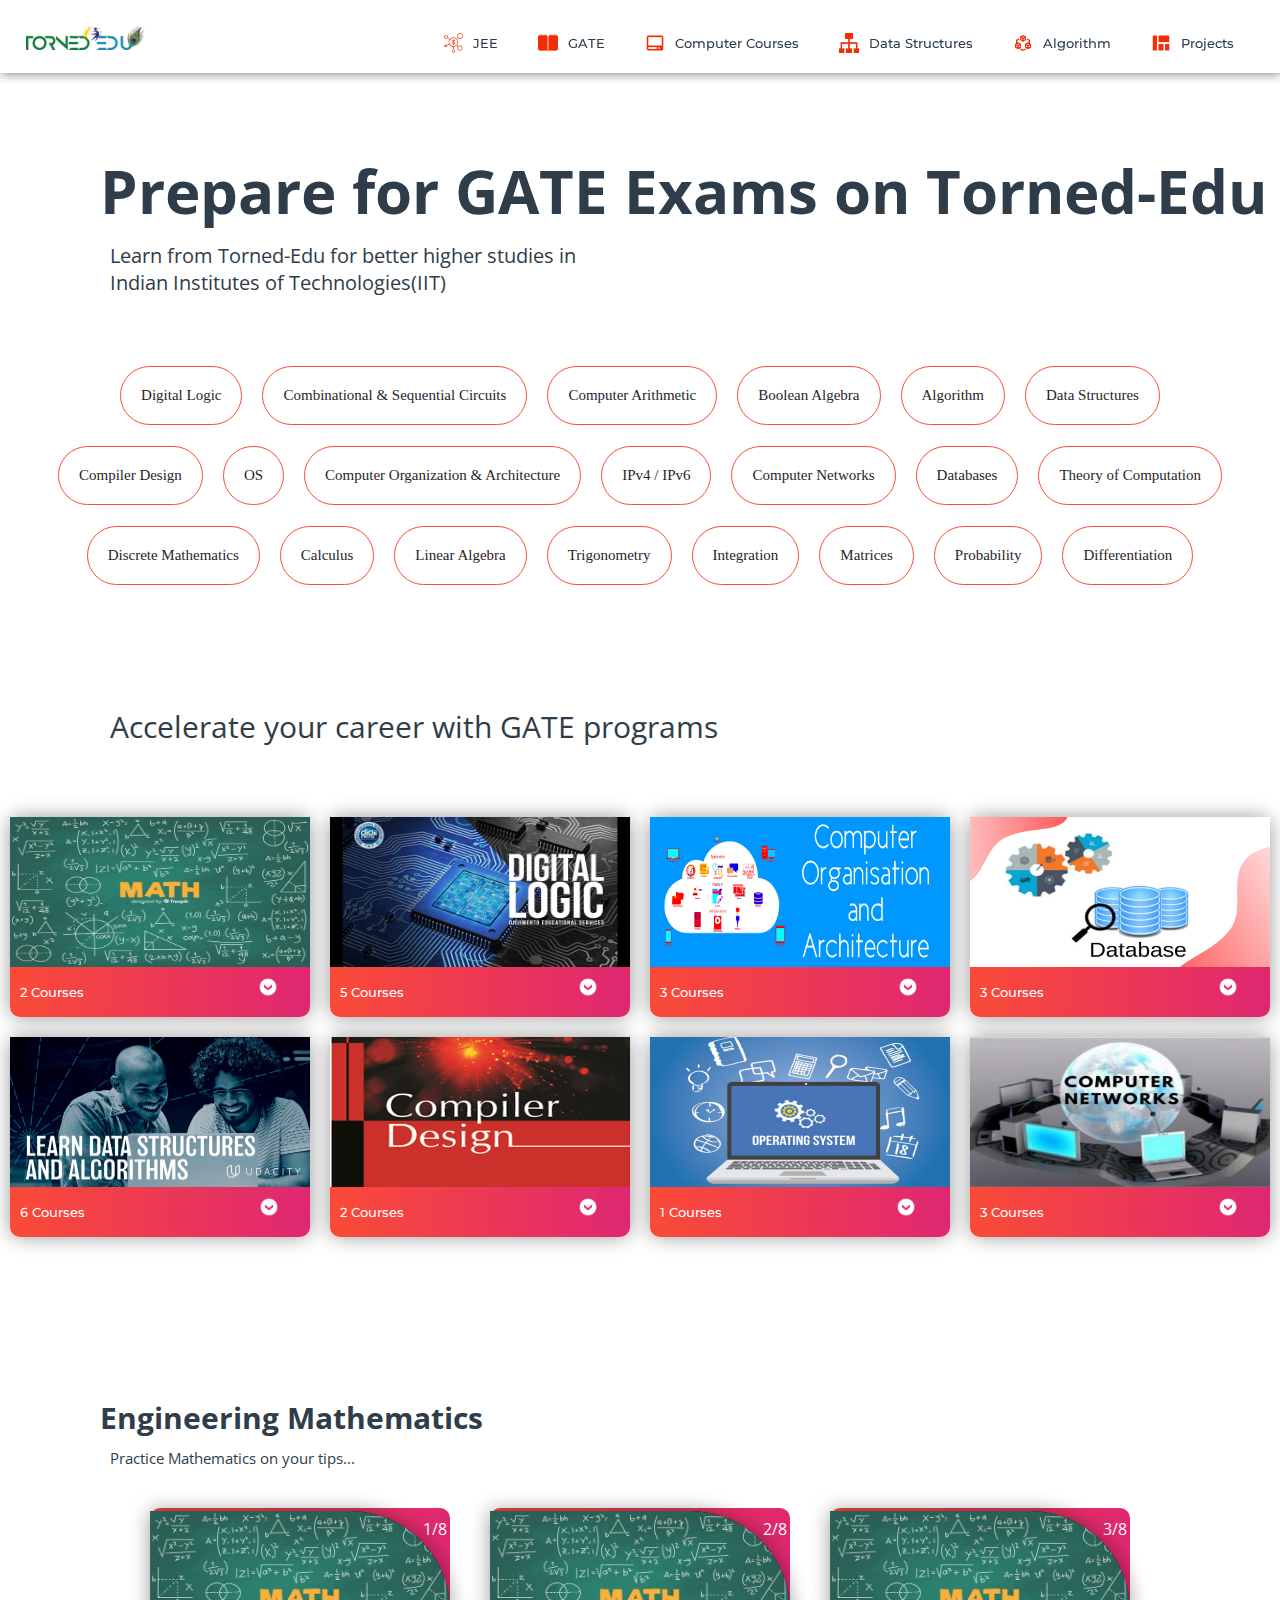
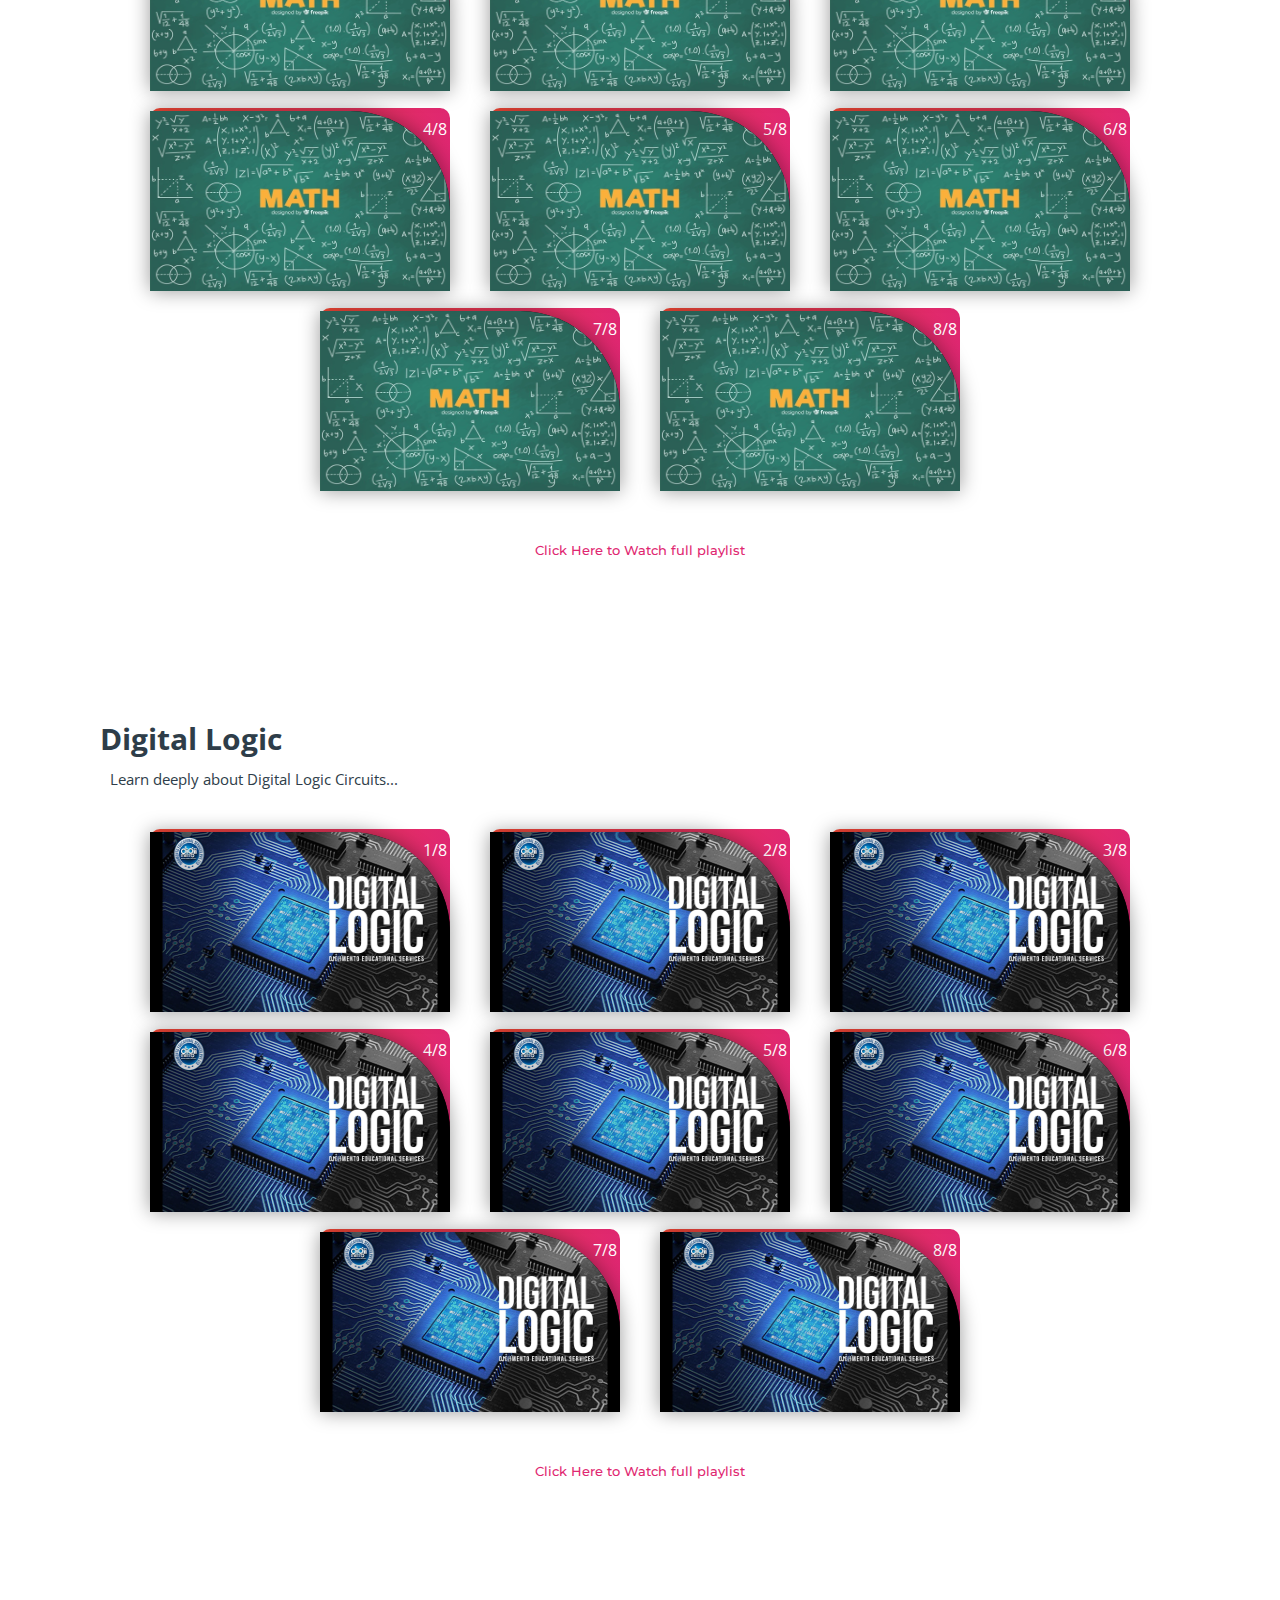
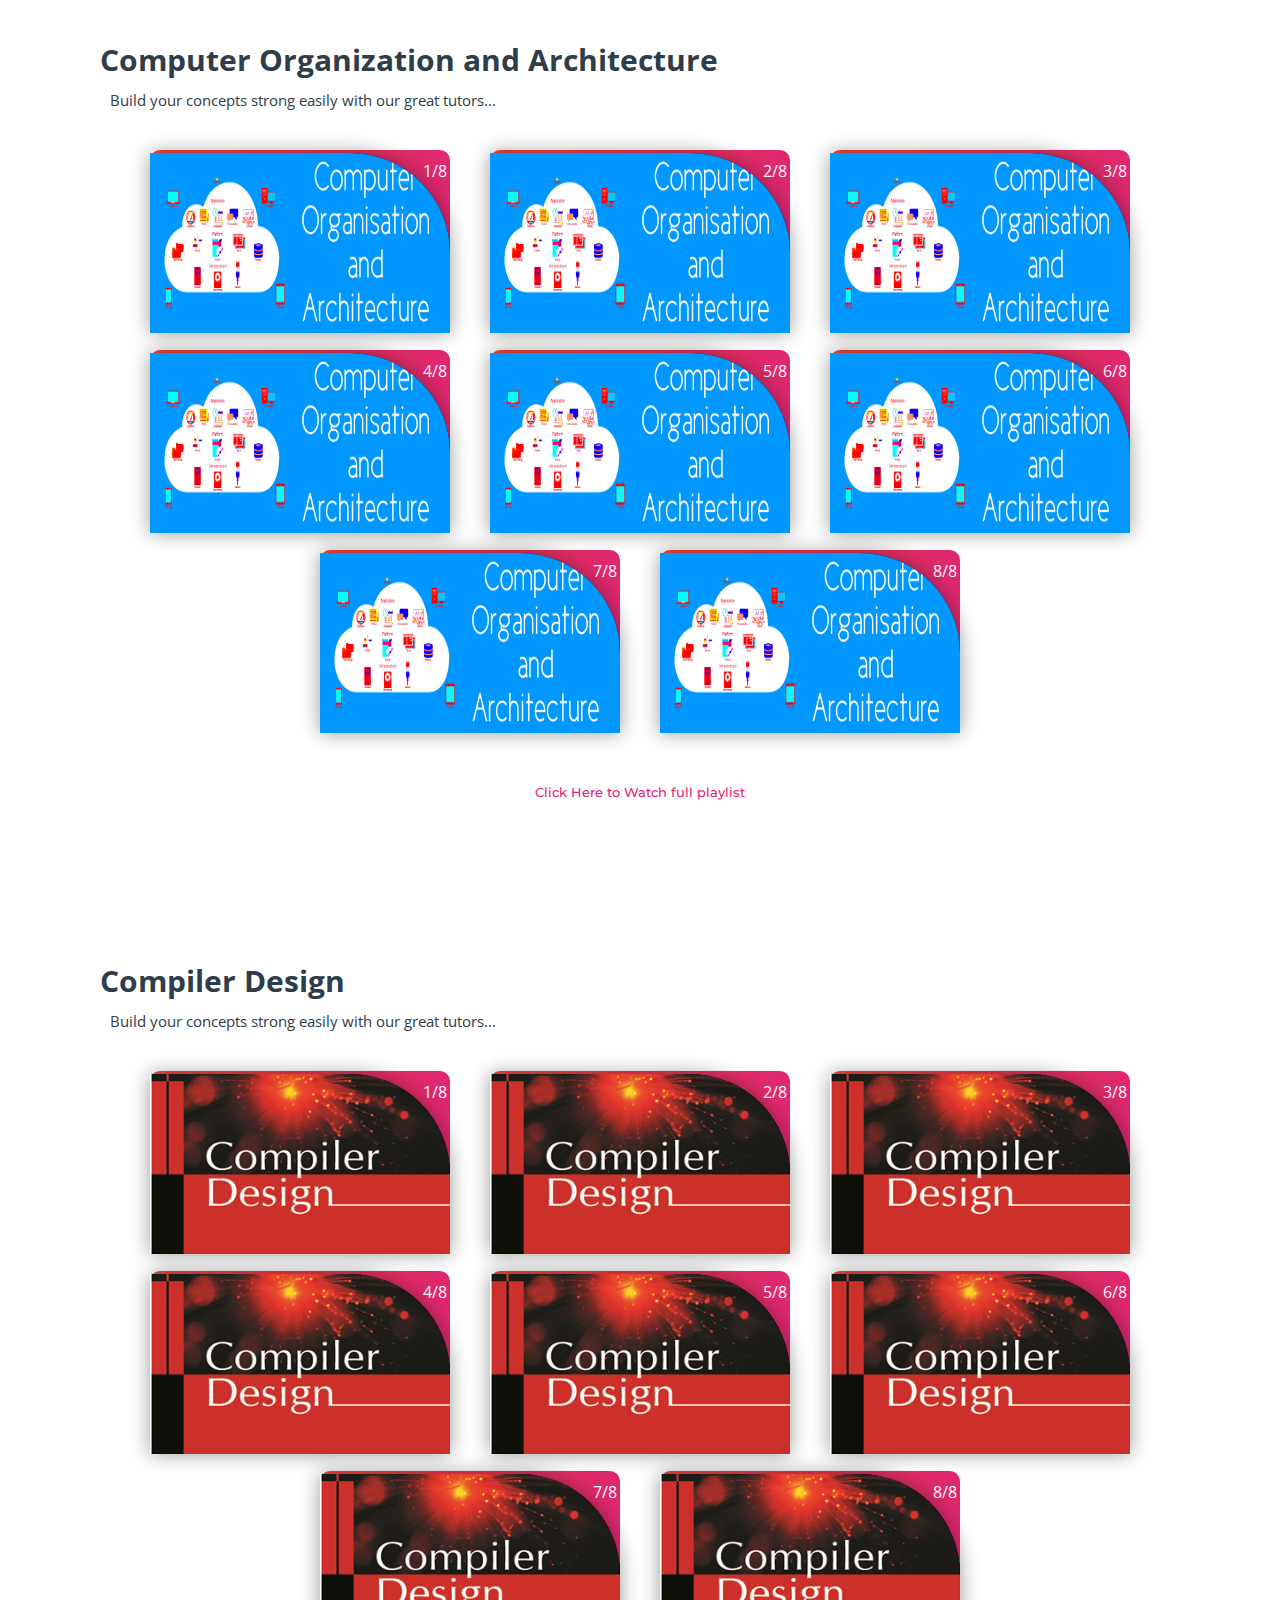
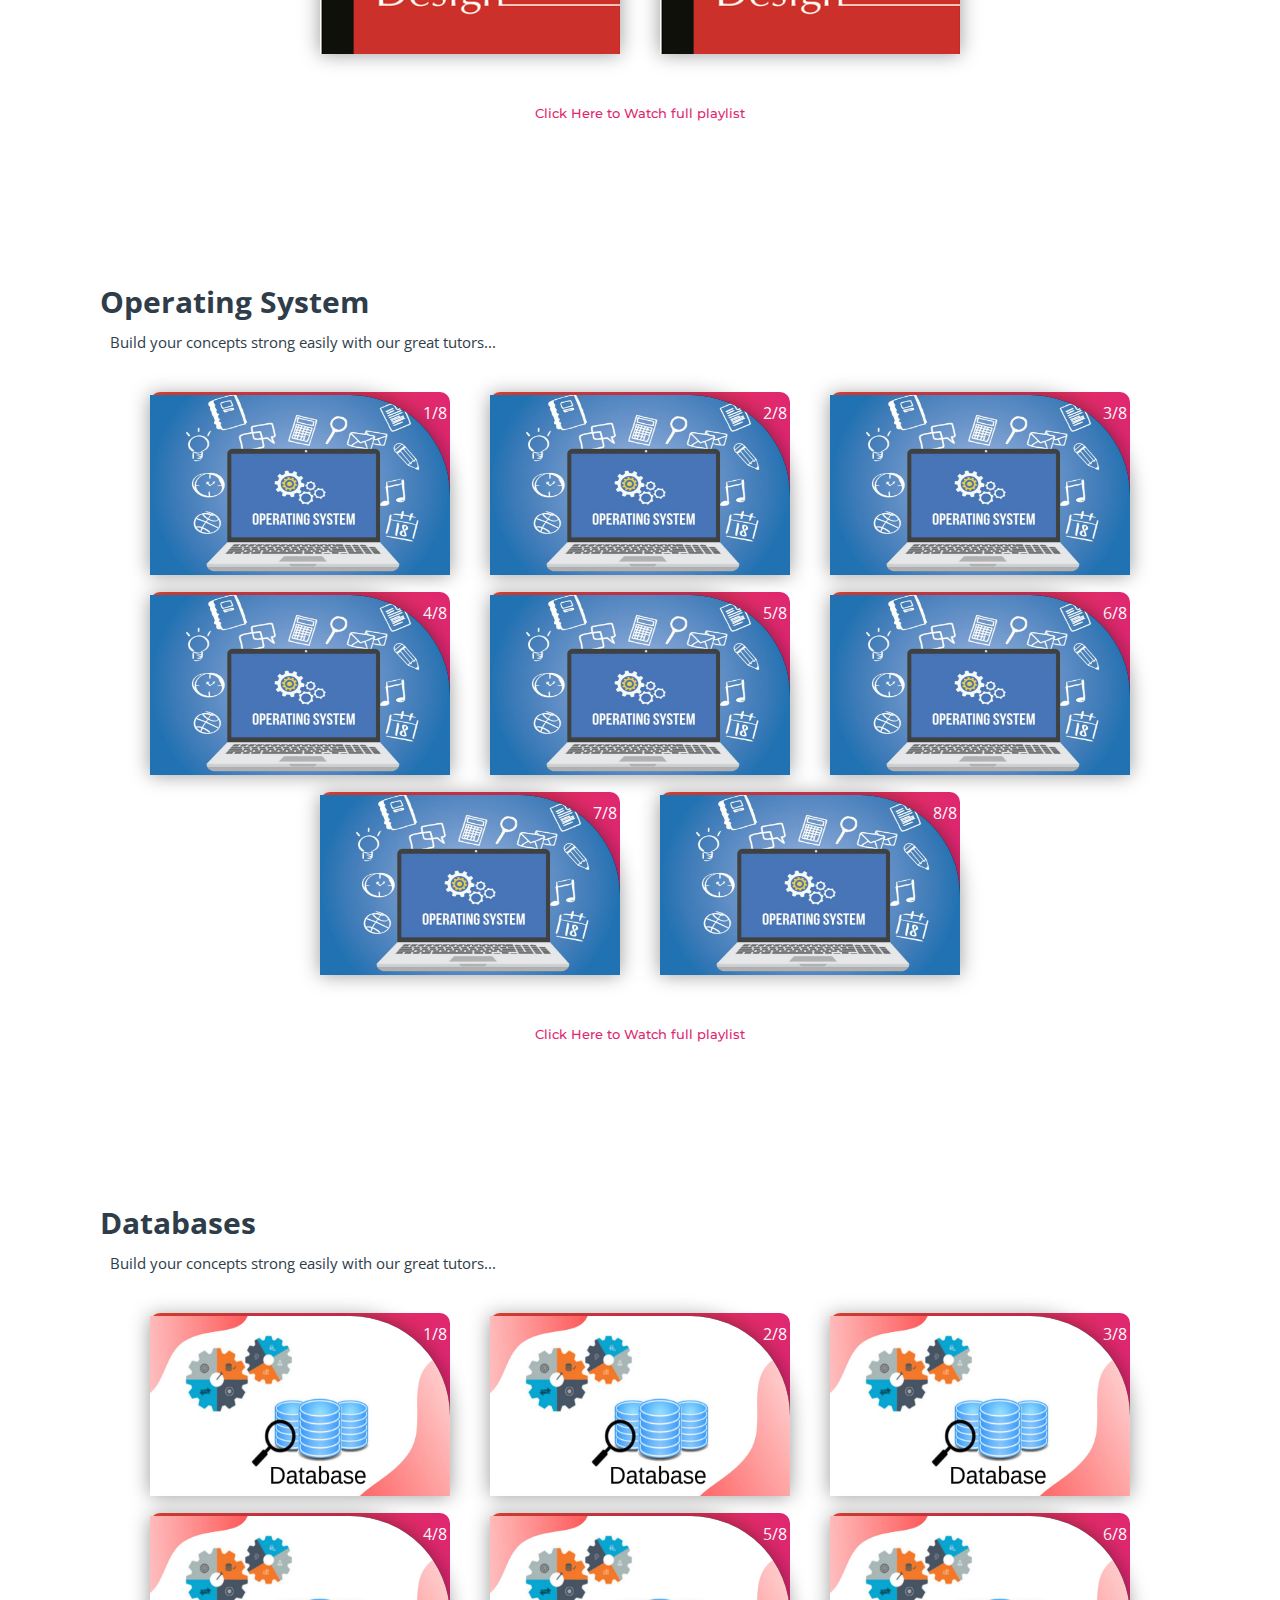
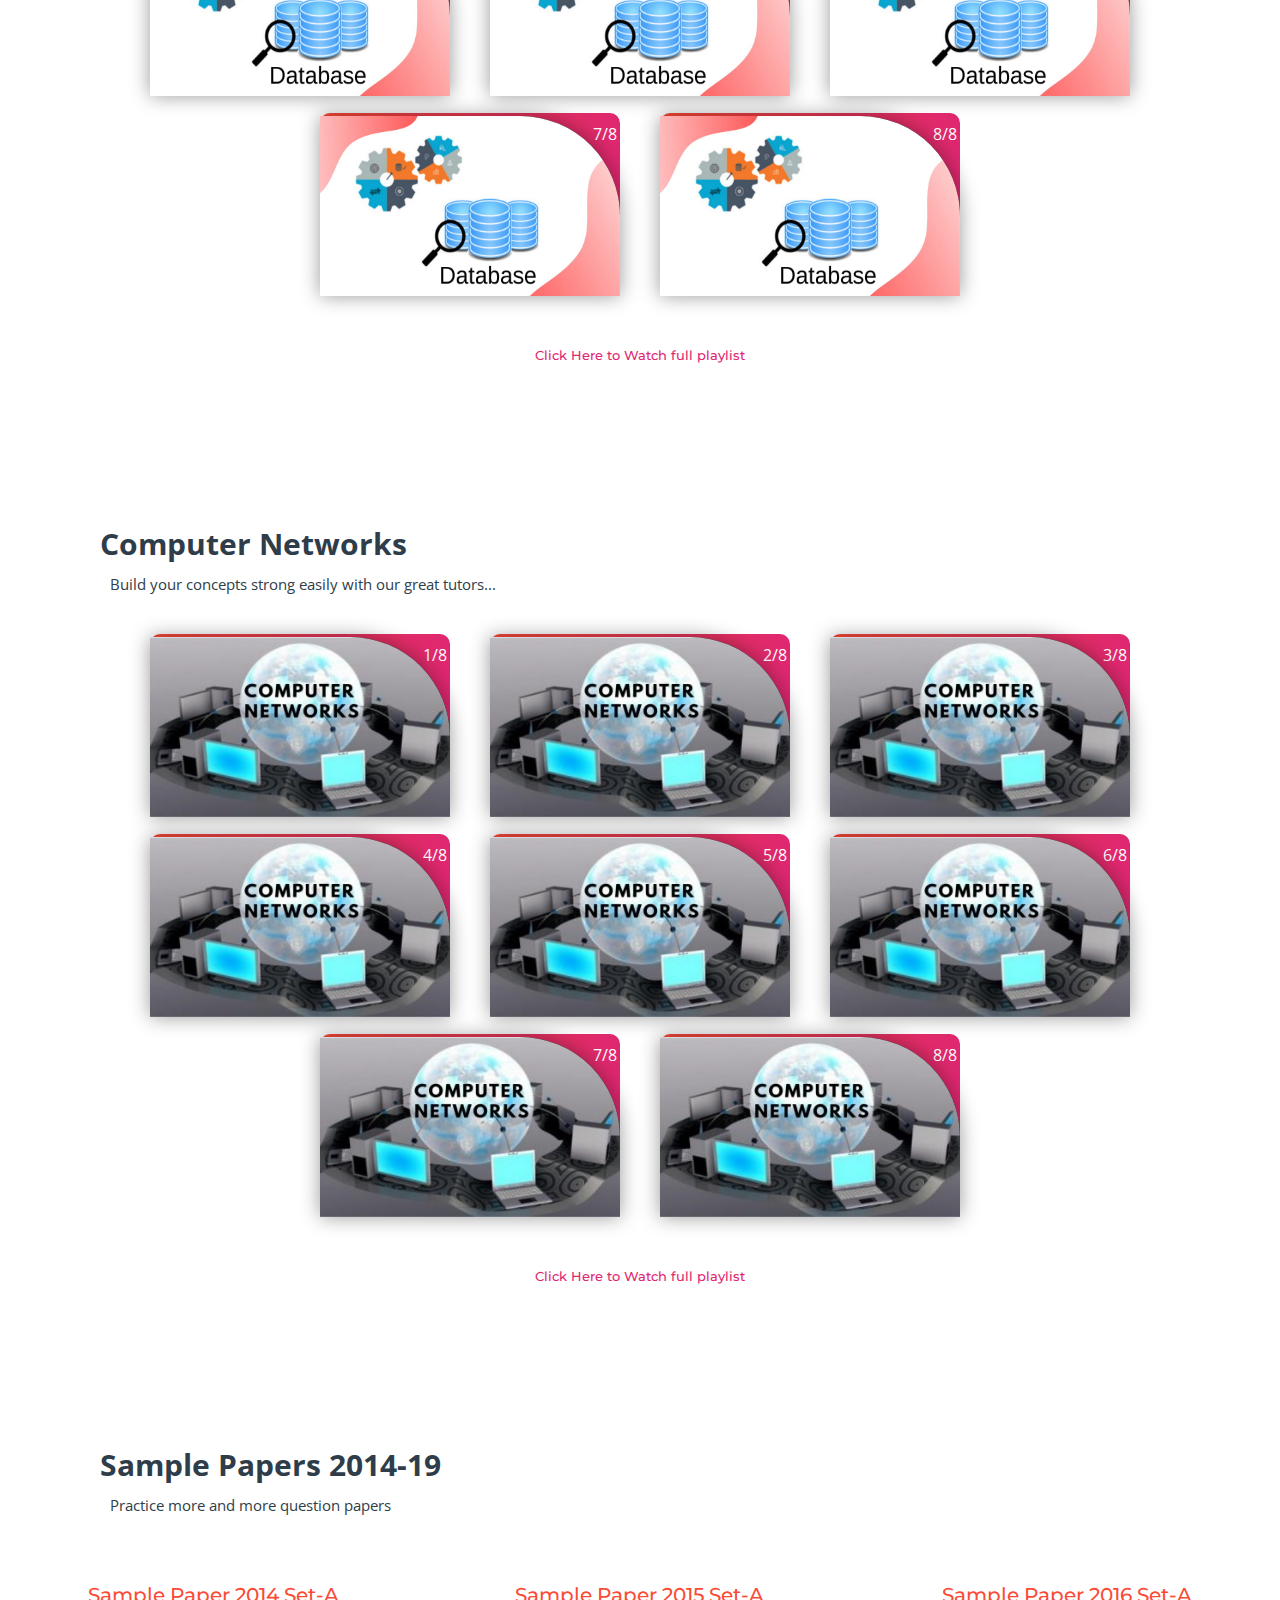
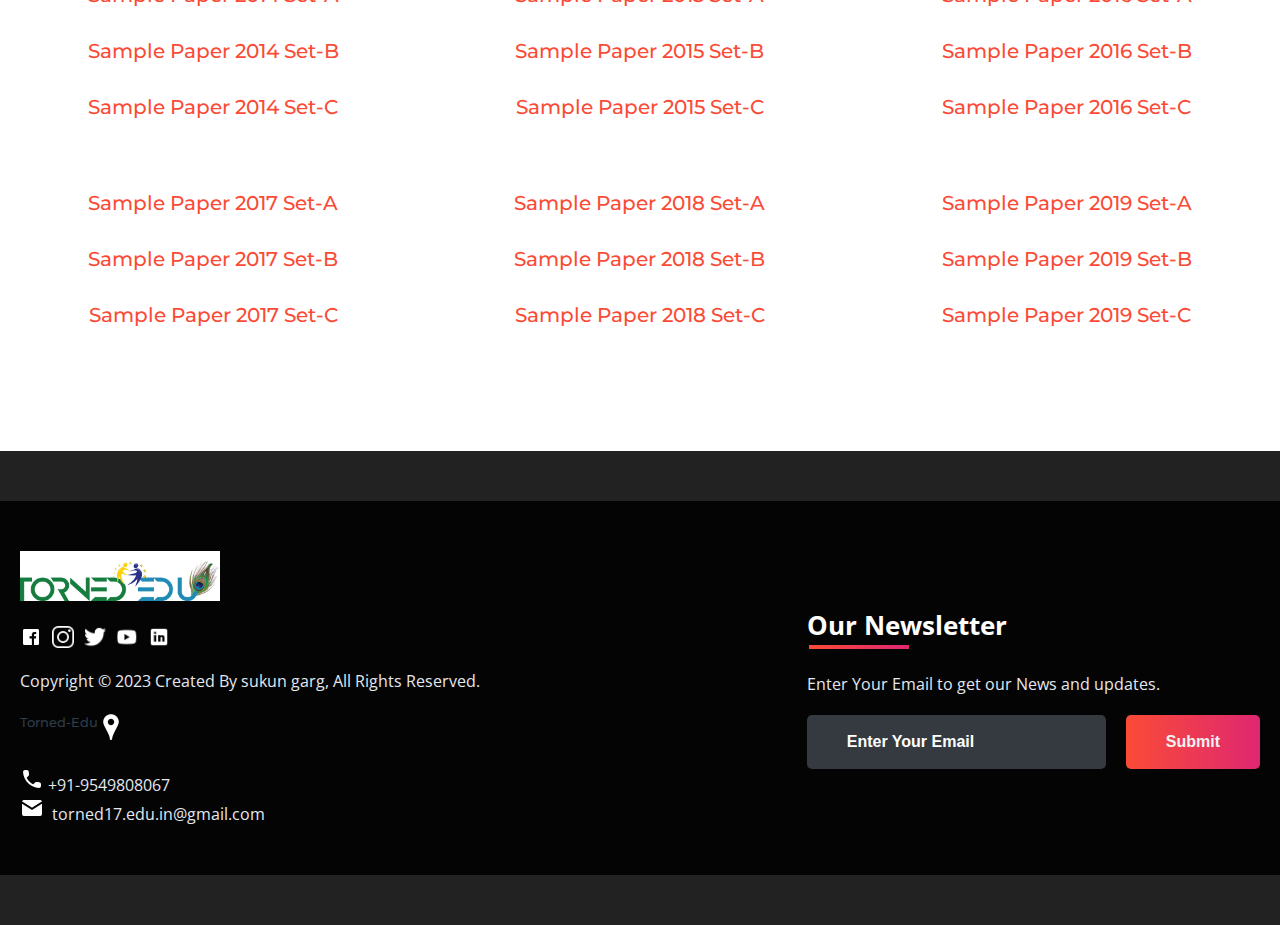
<file: subjects/gate.html>
<!DOCTYPE html>
<html>
<head>
	<link rel="shortcut icon" type="png" href="../images/icon/favicon.png">
	<title>Prepare for GATE on Torned-Edu</title>
	<link rel="stylesheet" type="text/css" href="subjects.css">
	<script type="text/javascript" src="../script.js"></script>
</head>
<body>

<!-- NAVIGATION -->
	<header>
		<div class="nav" id="nav">
			<div id="learned-logo">
			<a href="../index.html"><img src="../images/icon/logo.jpg" style="width: 120px;"></a></div>
			<div class="switch-tab" id="switch-tab" onclick="switchTAB()"><img src="../images/icon/menu.png"></div>
			<ul id="list-switch">
				<li><a href="jee.html"><img src="../images/courses/d1.png" class="icon">JEE</a></li>
				<li><a href="gate.html"><img src="../images/courses/paper.png" class="icon">GATE</a></li>
				<li><a href="computer_courses.html"><img src="../images/courses/computer.png" class="icon">Computer Courses</a></li>
				<li><a href="computer_courses.html#data"><img src="../images/courses/data.png" class="icon">Data Structures</a></li>
				<li><a href="computer_courses.html#algo"><img src="../images/courses/algo.png" class="icon">Algorithm</a></li>
				<li><a href="https://sukungarg.netlify.app/"><img src="../images/courses/projects.png" class="icon">Projects</a></li>
			</ul>
			<div class="search" id="search-switch">
				<input type="text" placeholder="Search" class="srch"><button id="srchbtn"><img src="../images/icon/search.png"></button>
			</div>
		</div>
	</header>

<!-- Main Title of the Page -->
	<div class="title">
		<span>Prepare for GATE Exams on Torned-Edu</span>
		<div class="shortdesc">
			<p>Learn from Torned-Edu for better higher studies in<br> Indian Institutes of Technologies(IIT)</p>
		</div>
	</div>


<!-- Some KeyWords related to topic -->
	<div class="course">
		<div class="cbox">
		<div class="det"><a href="#digital">Digital Logic</a></div>
		<div class="det"><a href="https://en.wikipedia.org/wiki/Sequential_logic" target="_blank">Combinational & Sequential Circuits</a></div>
		<div class="det"><a href="https://en.wikipedia.org/wiki/ALU" target="_blank">Computer Arithmetic</a></div>
		<div class="det"><a href="https://en.wikipedia.org/wiki/Boolean_algebra" target="_blank">Boolean Algebra</a></div>
		<div class="det"><a href="computer_courses.html#algo">Algorithm</a></div>
		<div class="det"><a href="computer_courses.html#data">Data Structures</a></div>
		</div>
		<div class="cbox">
		<div class="det"><a href="#compiler">Compiler Design</a></div>
		<div class="det"><a href="#os">OS</a></div>
		<div class="det"><a href="#coaa">Computer Organization & Architecture</a></div>
		<div class="det"><a href="https://en.wikipedia.org/wiki/IPv4" target="_blank">IPv4 / IPv6</a></div>
		<div class="det"><a href="#cn">Computer Networks</a></div>
		<div class="det"><a href="#database">Databases</a></div>
		<div class="det"><a href="https://en.wikipedia.org/wiki/Theory_of_computation" target="_blank">Theory of Computation</a></div>
		</div>
		<div class="cbox">
		<div class="det"><a href="#math">Discrete Mathematics</a></div>
		<div class="det"><a href="#math">Calculus</a></div>
		<div class="det"><a href="#math">Linear Algebra</a></div>
		<div class="det"><a href="#math">Trigonometry</a></div>
		<div class="det"><a href="#math">Integration</a></div>
		<div class="det"><a href="#math">Matrices</a></div>
		<div class="det"><a href="#math">Probability</a></div>
		<div class="det"><a href="#math">Differentiation</a></div>
		</div>
	</div>


<!-- Courses Available -->
	<div class="inbt">
		Accelerate your career with GATE programs
	</div>

	<div class="ccard">
	<center>
		<div class="ccardbox">
			<div class="dcard">
				<div class="fpart"><img src="../images/courses/math.jpg"></div>
				<a href="#math"><div class="spart">2 Courses <img src="../images/icon/dropdown.png"></div></a>
			</div>
			<div class="dcard">
				<div class="fpart"><img src="../images/courses/digital.jpg"></div>
				<a href="#digital"><div class="spart">5 Courses <img src="../images/icon/dropdown.png"></div></a>
			</div>
			<div class="dcard">
				<div class="fpart"><img src="../images/courses/coaa.jpg"></div>
				<a href="#coaa"><div class="spart">3 Courses <img src="../images/icon/dropdown.png"></div></a>
			</div>
			<div class="dcard">
				<div class="fpart"><img src="../images/courses/database.jpg"></div>
				<a href="#database"><div class="spart">3 Courses <img src="../images/icon/dropdown.png"></div></a>
			</div>
			<div class="dcard">
				<div class="fpart"><img src="../images/courses/data-algo.jpg"></div>
				<a href="computer_courses.html#data"><div class="spart">6 Courses <img src="../images/icon/dropdown.png"></div></a>
			</div>
			<div class="dcard">
				<div class="fpart"><img src="../images/courses/compiler.jpg"></div>
				<a href="#compiler"><div class="spart">2 Courses <img src="../images/icon/dropdown.png"></div></a>
			</div>
			<div class="dcard">
				<div class="fpart"><img src="../images/courses/os.jpg"></div>
				<a href="#os"><div class="spart">1 Courses <img src="../images/icon/dropdown.png"></div></a>
			</div>
			<div class="dcard">
				<div class="fpart"><img src="../images/courses/cn.jpg"></div>
				<a href="#cn"><div class="spart">3 Courses <img src="../images/icon/dropdown.png"></div></a>
			</div>
		</div>
	</center>
	</div>


<!-- Videos on ENGINEERING MATHEMATICS Lectures -->

	<div class="title2" id="math">
		<span>Engineering Mathematics</span>
		<div class="shortdesc2">
			<p>Practice Mathematics on your tips...</p>
		</div>
	</div>
	
	<center>
		<div class="ccardbox2">
			<div class="dcard2"><span class="tag" >1/8</span>
				<div class="fpart2"><img src="../images/courses/math.jpg">
					<iframe src="https://www.youtube.com/embed/xxGyTHWrHZg" frameborder="0" allow="accelerometer; autoplay; encrypted-media; gyroscope; picture-in-picture" allowfullscreen></iframe>
				</div>
			</div>
			<div class="dcard2"><span class="tag" >2/8</span>
				<div class="fpart2"><img src="../images/courses/math.jpg">
					<iframe src="https://www.youtube.com/embed/xxGyTHWrHZg" frameborder="0" allow="accelerometer; autoplay; encrypted-media; gyroscope; picture-in-picture" allowfullscreen></iframe>
				</div>
			</div>
			<div class="dcard2"><span class="tag" >3/8</span>
				<div class="fpart2"><img src="../images/courses/math.jpg">
					<iframe src="https://www.youtube.com/embed/xxGyTHWrHZg" frameborder="0" allow="accelerometer; autoplay; encrypted-media; gyroscope; picture-in-picture" allowfullscreen></iframe>
				</div>
			</div>
			<div class="dcard2"><span class="tag" >4/8</span>
				<div class="fpart2"><img src="../images/courses/math.jpg">
					<iframe src="https://www.youtube.com/embed/xxGyTHWrHZg" frameborder="0" allow="accelerometer; autoplay; encrypted-media; gyroscope; picture-in-picture" allowfullscreen></iframe>
				</div>
			</div>
		
			<div class="dcard2"><span class="tag" >5/8</span>
				<div class="fpart2"><img src="../images/courses/math.jpg">
					<iframe src="https://www.youtube.com/embed/xxGyTHWrHZg" frameborder="0" allow="accelerometer; autoplay; encrypted-media; gyroscope; picture-in-picture" allowfullscreen></iframe>
				</div>
			</div>
			<div class="dcard2"><span class="tag" >6/8</span>
				<div class="fpart2"><img src="../images/courses/math.jpg">
					<iframe src="https://www.youtube.com/embed/xxGyTHWrHZg" frameborder="0" allow="accelerometer; autoplay; encrypted-media; gyroscope; picture-in-picture" allowfullscreen></iframe>
				</div>
			</div>
			<div class="dcard2"><span class="tag" >7/8</span>
				<div class="fpart2"><img src="../images/courses/math.jpg">
					<iframe src="https://www.youtube.com/embed/xxGyTHWrHZg" frameborder="0" allow="accelerometer; autoplay; encrypted-media; gyroscope; picture-in-picture" allowfullscreen></iframe>
				</div>
			</div>
			<div class="dcard2"><span class="tag" >8/8</span>
				<div class="fpart2"><img src="../images/courses/math.jpg">
					<iframe src="https://www.youtube.com/embed/xxGyTHWrHZg" frameborder="0" allow="accelerometer; autoplay; encrypted-media; gyroscope; picture-in-picture" allowfullscreen></iframe>
				</div>
			</div>
		</div>
	</center>
<br><br>
	<div class="click-me">
		<a href="https://www.youtube.com/watch?v=xxGyTHWrHZg" target="_blank">Click Here to Watch full playlist</a>
	</div>



<!-- Videos on DIGITAL LOGIC Lectures -->

	<div class="title2" id="digital">
		<span>Digital Logic</span>
		<div class="shortdesc2">
			<p>Learn deeply about Digital Logic Circuits...</p>
		</div>
	</div>
	<center>
		<div class="ccardbox2">
			<div class="dcard2"><span class="tag" >1/8</span>
				<div class="fpart2"><img src="../images/courses/digital.jpg">
					<iframe src="https://www.youtube.com/embed/-M7oIM8hKSU" frameborder="0" allow="accelerometer; autoplay; encrypted-media; gyroscope; picture-in-picture" allowfullscreen></iframe>
				</div>
			</div>
			<div class="dcard2"><span class="tag" >2/8</span>
				<div class="fpart2"><img src="../images/courses/digital.jpg">
					<iframe src="https://www.youtube.com/embed/-M7oIM8hKSU" frameborder="0" allow="accelerometer; autoplay; encrypted-media; gyroscope; picture-in-picture" allowfullscreen></iframe>
				</div>
			</div>
			<div class="dcard2"><span class="tag" >3/8</span>
				<div class="fpart2"><img src="../images/courses/digital.jpg">
					<iframe src="https://www.youtube.com/embed/-M7oIM8hKSU" frameborder="0" allow="accelerometer; autoplay; encrypted-media; gyroscope; picture-in-picture" allowfullscreen></iframe>
				</div>
			</div>
			<div class="dcard2"><span class="tag" >4/8</span>
				<div class="fpart2"><img src="../images/courses/digital.jpg">
					<iframe src="https://www.youtube.com/embed/-M7oIM8hKSU" frameborder="0" allow="accelerometer; autoplay; encrypted-media; gyroscope; picture-in-picture" allowfullscreen></iframe>
				</div>
			</div>
		
			<div class="dcard2"><span class="tag" >5/8</span>
				<div class="fpart2"><img src="../images/courses/digital.jpg">
					<iframe src="https://www.youtube.com/embed/-M7oIM8hKSU" frameborder="0" allow="accelerometer; autoplay; encrypted-media; gyroscope; picture-in-picture" allowfullscreen></iframe>
				</div>
			</div>
			<div class="dcard2"><span class="tag" >6/8</span>
				<div class="fpart2"><img src="../images/courses/digital.jpg">
					<iframe src="https://www.youtube.com/embed/-M7oIM8hKSU" frameborder="0" allow="accelerometer; autoplay; encrypted-media; gyroscope; picture-in-picture" allowfullscreen></iframe>
				</div>
			</div>
			<div class="dcard2"><span class="tag" >7/8</span>
				<div class="fpart2"><img src="../images/courses/digital.jpg">
					<iframe src="https://www.youtube.com/embed/-M7oIM8hKSU" frameborder="0" allow="accelerometer; autoplay; encrypted-media; gyroscope; picture-in-picture" allowfullscreen></iframe>
				</div>
			</div>
			<div class="dcard2"><span class="tag" >8/8</span>
				<div class="fpart2"><img src="../images/courses/digital.jpg">
					<iframe src="https://www.youtube.com/embed/-M7oIM8hKSU" frameborder="0" allow="accelerometer; autoplay; encrypted-media; gyroscope; picture-in-picture" allowfullscreen></iframe>
				</div>
			</div>
		</div>
	</center>
<br><br>
	<div class="click-me">
		<a href="https://youtu.be/-M7oIM8hKSU" target="_blank">Click Here to Watch full playlist</a>
	</div>



<!-- Videos on COMPUTER ORGANIZATION and ARCHITECTURE Lectures -->

	<div class="title2" id="coaa">
		<span>Computer Organization and Architecture</span>
		<div class="shortdesc2">
			<p>Build your concepts strong easily with our great tutors...</p>
		</div>
	</div>
	<center>
		<div class="ccardbox2">
			<div class="dcard2"><span class="tag" >1/8</span>
				<div class="fpart2"><img src="../images/courses/coaa.jpg">
					<iframe src="https://www.youtube.com/embed/q6oiRtKTpX4" frameborder="0" allow="accelerometer; autoplay; encrypted-media; gyroscope; picture-in-picture" allowfullscreen></iframe>
				</div>
			</div>
			<div class="dcard2"><span class="tag" >2/8</span>
				<div class="fpart2"><img src="../images/courses/coaa.jpg">
					<iframe src="https://www.youtube.com/embed/q6oiRtKTpX4" frameborder="0" allow="accelerometer; autoplay; encrypted-media; gyroscope; picture-in-picture" allowfullscreen></iframe>
				</div>
			</div>
			<div class="dcard2"><span class="tag" >3/8</span>
				<div class="fpart2"><img src="../images/courses/coaa.jpg">
					<iframe src="https://www.youtube.com/embed/q6oiRtKTpX4" frameborder="0" allow="accelerometer; autoplay; encrypted-media; gyroscope; picture-in-picture" allowfullscreen></iframe>
				</div>
			</div>
			<div class="dcard2"><span class="tag" >4/8</span>
				<div class="fpart2"><img src="../images/courses/coaa.jpg">
					<iframe src="https://www.youtube.com/embed/q6oiRtKTpX4" frameborder="0" allow="accelerometer; autoplay; encrypted-media; gyroscope; picture-in-picture" allowfullscreen></iframe>
				</div>
			</div>
		
			<div class="dcard2"><span class="tag" >5/8</span>
				<div class="fpart2"><img src="../images/courses/coaa.jpg">
					<iframe src="https://www.youtube.com/embed/q6oiRtKTpX4" frameborder="0" allow="accelerometer; autoplay; encrypted-media; gyroscope; picture-in-picture" allowfullscreen></iframe>
				</div>
			</div>
			<div class="dcard2"><span class="tag" >6/8</span>
				<div class="fpart2"><img src="../images/courses/coaa.jpg">
					<iframe src="https://www.youtube.com/embed/q6oiRtKTpX4" frameborder="0" allow="accelerometer; autoplay; encrypted-media; gyroscope; picture-in-picture" allowfullscreen></iframe>
				</div>
			</div>
			<div class="dcard2"><span class="tag" >7/8</span>
				<div class="fpart2"><img src="../images/courses/coaa.jpg">
					<iframe src="https://www.youtube.com/embed/q6oiRtKTpX4" frameborder="0" allow="accelerometer; autoplay; encrypted-media; gyroscope; picture-in-picture" allowfullscreen></iframe>
				</div>
			</div>
			<div class="dcard2"><span class="tag" >8/8</span>
				<div class="fpart2"><img src="../images/courses/coaa.jpg">
					<iframe src="https://www.youtube.com/embed/q6oiRtKTpX4" frameborder="0" allow="accelerometer; autoplay; encrypted-media; gyroscope; picture-in-picture" allowfullscreen></iframe>
				</div>
			</div>
		</div>
	</center>
<br><br>
	<div class="click-me">
		<a href="https://youtu.be/q6oiRtKTpX4" target="_blank">Click Here to Watch full playlist</a>
	</div>



<!-- Videos on COMPILER Lectures -->

	<div class="title2" id="compiler">
		<span>Compiler Design</span>
		<div class="shortdesc2">
			<p>Build your concepts strong easily with our great tutors...</p>
		</div>
	</div>
	<center>
		<div class="ccardbox2">
			<div class="dcard2"><span class="tag" >1/8</span>
				<div class="fpart2"><img src="../images/courses/compiler.jpg">
					<iframe src="https://www.youtube.com/embed/yNZIhF6pxjM" frameborder="0" allow="accelerometer; autoplay; encrypted-media; gyroscope; picture-in-picture" allowfullscreen></iframe>
				</div>
			</div>
			<div class="dcard2"><span class="tag" >2/8</span>
				<div class="fpart2"><img src="../images/courses/compiler.jpg">
					<iframe src="https://www.youtube.com/embed/yNZIhF6pxjM" frameborder="0" allow="accelerometer; autoplay; encrypted-media; gyroscope; picture-in-picture" allowfullscreen></iframe>
				</div>
			</div>
			<div class="dcard2"><span class="tag" >3/8</span>
				<div class="fpart2"><img src="../images/courses/compiler.jpg">
					<iframe src="https://www.youtube.com/embed/yNZIhF6pxjM" frameborder="0" allow="accelerometer; autoplay; encrypted-media; gyroscope; picture-in-picture" allowfullscreen></iframe>
				</div>
			</div>
			<div class="dcard2"><span class="tag" >4/8</span>
				<div class="fpart2"><img src="../images/courses/compiler.jpg">
					<iframe src="https://www.youtube.com/embed/yNZIhF6pxjM" frameborder="0" allow="accelerometer; autoplay; encrypted-media; gyroscope; picture-in-picture" allowfullscreen></iframe>
				</div>
			</div>
		
			<div class="dcard2"><span class="tag" >5/8</span>
				<div class="fpart2"><img src="../images/courses/compiler.jpg">
					<iframe src="https://www.youtube.com/embed/yNZIhF6pxjM" frameborder="0" allow="accelerometer; autoplay; encrypted-media; gyroscope; picture-in-picture" allowfullscreen></iframe>
				</div>
			</div>
			<div class="dcard2"><span class="tag" >6/8</span>
				<div class="fpart2"><img src="../images/courses/compiler.jpg">
					<iframe src="https://www.youtube.com/embed/yNZIhF6pxjM" frameborder="0" allow="accelerometer; autoplay; encrypted-media; gyroscope; picture-in-picture" allowfullscreen></iframe>
				</div>
			</div>
			<div class="dcard2"><span class="tag" >7/8</span>
				<div class="fpart2"><img src="../images/courses/compiler.jpg">
					<iframe src="https://www.youtube.com/embed/yNZIhF6pxjM" frameborder="0" allow="accelerometer; autoplay; encrypted-media; gyroscope; picture-in-picture" allowfullscreen></iframe>
				</div>
			</div>
			<div class="dcard2"><span class="tag" >8/8</span>
				<div class="fpart2"><img src="../images/courses/compiler.jpg">
					<iframe src="https://www.youtube.com/embed/yNZIhF6pxjM" frameborder="0" allow="accelerometer; autoplay; encrypted-media; gyroscope; picture-in-picture" allowfullscreen></iframe>
				</div>
			</div>
		</div>
	</center>
<br><br>
	<div class="click-me">
		<a href="https://youtu.be/yNZIhF6pxjM" target="_blank">Click Here to Watch full playlist</a>
	</div>



<!-- Videos on OPERATING SYSTEM Lectures -->


<div class="title2" id="os">
		<span>Operating System</span>
		<div class="shortdesc2">
			<p>Build your concepts strong easily with our great tutors...</p>
		</div>
	</div>
	<center>
		<div class="ccardbox2">
			<div class="dcard2"><span class="tag" >1/8</span>
				<div class="fpart2"><img src="../images/courses/os.jpg">
					<iframe src="https://www.youtube.com/embed/vBURTt97EkA" frameborder="0" allow="accelerometer; autoplay; encrypted-media; gyroscope; picture-in-picture" allowfullscreen></iframe>
				</div>
			</div>
			<div class="dcard2"><span class="tag" >2/8</span>
				<div class="fpart2"><img src="../images/courses/os.jpg">
					<iframe src="https://www.youtube.com/embed/vBURTt97EkA" frameborder="0" allow="accelerometer; autoplay; encrypted-media; gyroscope; picture-in-picture" allowfullscreen></iframe>
				</div>
			</div>
			<div class="dcard2"><span class="tag" >3/8</span>
				<div class="fpart2"><img src="../images/courses/os.jpg">
					<iframe src="https://www.youtube.com/embed/vBURTt97EkA" frameborder="0" allow="accelerometer; autoplay; encrypted-media; gyroscope; picture-in-picture" allowfullscreen></iframe>
				</div>
			</div>
			<div class="dcard2"><span class="tag" >4/8</span>
				<div class="fpart2"><img src="../images/courses/os.jpg">
					<iframe src="https://www.youtube.com/embed/vBURTt97EkA" frameborder="0" allow="accelerometer; autoplay; encrypted-media; gyroscope; picture-in-picture" allowfullscreen></iframe>
				</div>
			</div>
		
			<div class="dcard2"><span class="tag" >5/8</span>
				<div class="fpart2"><img src="../images/courses/os.jpg">
					<iframe src="https://www.youtube.com/embed/vBURTt97EkA" frameborder="0" allow="accelerometer; autoplay; encrypted-media; gyroscope; picture-in-picture" allowfullscreen></iframe>
				</div>
			</div>
			<div class="dcard2"><span class="tag" >6/8</span>
				<div class="fpart2"><img src="../images/courses/os.jpg">
					<iframe src="https://www.youtube.com/embed/vBURTt97EkA" frameborder="0" allow="accelerometer; autoplay; encrypted-media; gyroscope; picture-in-picture" allowfullscreen></iframe>
				</div>
			</div>
			<div class="dcard2"><span class="tag" >7/8</span>
				<div class="fpart2"><img src="../images/courses/os.jpg">
					<iframe src="https://www.youtube.com/embed/vBURTt97EkA" frameborder="0" allow="accelerometer; autoplay; encrypted-media; gyroscope; picture-in-picture" allowfullscreen></iframe>
				</div>
			</div>
			<div class="dcard2"><span class="tag" >8/8</span>
				<div class="fpart2"><img src="../images/courses/os.jpg">
					<iframe src="https://www.youtube.com/embed/vBURTt97EkA" frameborder="0" allow="accelerometer; autoplay; encrypted-media; gyroscope; picture-in-picture" allowfullscreen></iframe>
				</div>
			</div>
		</div>
	</center>

<br><br>
	<div class="click-me">
		<a href="https://youtu.be/vBURTt97EkA" target="_blank">Click Here to Watch full playlist</a>
	</div>


<!-- Videos on DATABASE Lectures -->

<div class="title2" id="database">
		<span>Databases</span>
		<div class="shortdesc2">
			<p>Build your concepts strong easily with our great tutors...</p>
		</div>
	</div>
	<center>
		<div class="ccardbox2">
			<div class="dcard2"><span class="tag" >1/8</span>
				<div class="fpart2"><img src="../images/courses/database.jpg">
					<iframe src="https://www.youtube.com/embed/wR0jg0eQsZA" frameborder="0" allow="accelerometer; autoplay; encrypted-media; gyroscope; picture-in-picture" allowfullscreen></iframe>
				</div>
			</div>
			<div class="dcard2"><span class="tag" >2/8</span>
				<div class="fpart2"><img src="../images/courses/database.jpg">
					<iframe src="https://www.youtube.com/embed/wR0jg0eQsZA" frameborder="0" allow="accelerometer; autoplay; encrypted-media; gyroscope; picture-in-picture" allowfullscreen></iframe>
				</div>
			</div>
			<div class="dcard2"><span class="tag" >3/8</span>
				<div class="fpart2"><img src="../images/courses/database.jpg">
					<iframe src="https://www.youtube.com/embed/wR0jg0eQsZA" frameborder="0" allow="accelerometer; autoplay; encrypted-media; gyroscope; picture-in-picture" allowfullscreen></iframe>
				</div>
			</div>
			<div class="dcard2"><span class="tag" >4/8</span>
				<div class="fpart2"><img src="../images/courses/database.jpg">
					<iframe src="https://www.youtube.com/embed/wR0jg0eQsZA" frameborder="0" allow="accelerometer; autoplay; encrypted-media; gyroscope; picture-in-picture" allowfullscreen></iframe>
				</div>
			</div>
		
			<div class="dcard2"><span class="tag" >5/8</span>
				<div class="fpart2"><img src="../images/courses/database.jpg">
					<iframe src="https://www.youtube.com/embed/wR0jg0eQsZA" frameborder="0" allow="accelerometer; autoplay; encrypted-media; gyroscope; picture-in-picture" allowfullscreen></iframe>
				</div>
			</div>
			<div class="dcard2"><span class="tag" >6/8</span>
				<div class="fpart2"><img src="../images/courses/database.jpg">
					<iframe src="https://www.youtube.com/embed/wR0jg0eQsZA" frameborder="0" allow="accelerometer; autoplay; encrypted-media; gyroscope; picture-in-picture" allowfullscreen></iframe>
				</div>
			</div>
			<div class="dcard2"><span class="tag" >7/8</span>
				<div class="fpart2"><img src="../images/courses/database.jpg">
					<iframe src="https://www.youtube.com/embed/wR0jg0eQsZA" frameborder="0" allow="accelerometer; autoplay; encrypted-media; gyroscope; picture-in-picture" allowfullscreen></iframe>
				</div>
			</div>
			<div class="dcard2"><span class="tag" >8/8</span>
				<div class="fpart2"><img src="../images/courses/database.jpg">
					<iframe src="https://www.youtube.com/embed/wR0jg0eQsZA" frameborder="0" allow="accelerometer; autoplay; encrypted-media; gyroscope; picture-in-picture" allowfullscreen></iframe>
				</div>
			</div>
		</div>
	</center>
<br><br>
	<div class="click-me">
		<a href="https://youtu.be/wR0jg0eQsZA" target="_blank">Click Here to Watch full playlist</a>
	</div>



<!-- Videos on COMPUTER NETWORKS Lectures -->

<div class="title2" id="cn">
		<span>Computer Networks</span>
		<div class="shortdesc2">
			<p>Build your concepts strong easily with our great tutors...</p>
		</div>
	</div>
	<center>
		<div class="ccardbox2">
			<div class="dcard2"><span class="tag" >1/8</span>
				<div class="fpart2"><img src="../images/courses/cn.jpg">
					<iframe src="https://www.youtube.com/embed/qiQR5rTSshw" frameborder="0" allow="accelerometer; autoplay; encrypted-media; gyroscope; picture-in-picture" allowfullscreen></iframe>
				</div>
			</div>
			<div class="dcard2"><span class="tag" >2/8</span>
				<div class="fpart2"><img src="../images/courses/cn.jpg">
					<iframe src="https://www.youtube.com/embed/qiQR5rTSshw" frameborder="0" allow="accelerometer; autoplay; encrypted-media; gyroscope; picture-in-picture" allowfullscreen></iframe>
				</div>
			</div>
			<div class="dcard2"><span class="tag" >3/8</span>
				<div class="fpart2"><img src="../images/courses/cn.jpg">
					<iframe src="https://www.youtube.com/embed/qiQR5rTSshw" frameborder="0" allow="accelerometer; autoplay; encrypted-media; gyroscope; picture-in-picture" allowfullscreen></iframe>
				</div>
			</div>
			<div class="dcard2"><span class="tag" >4/8</span>
				<div class="fpart2"><img src="../images/courses/cn.jpg">
					<iframe src="https://www.youtube.com/embed/qiQR5rTSshw" frameborder="0" allow="accelerometer; autoplay; encrypted-media; gyroscope; picture-in-picture" allowfullscreen></iframe>
				</div>
			</div>
		
			<div class="dcard2"><span class="tag" >5/8</span>
				<div class="fpart2"><img src="../images/courses/cn.jpg">
					<iframe src="https://www.youtube.com/embed/qiQR5rTSshw" frameborder="0" allow="accelerometer; autoplay; encrypted-media; gyroscope; picture-in-picture" allowfullscreen></iframe>
				</div>
			</div>
			<div class="dcard2"><span class="tag" >6/8</span>
				<div class="fpart2"><img src="../images/courses/cn.jpg">
					<iframe src="https://www.youtube.com/embed/qiQR5rTSshw" frameborder="0" allow="accelerometer; autoplay; encrypted-media; gyroscope; picture-in-picture" allowfullscreen></iframe>
				</div>
			</div>
			<div class="dcard2"><span class="tag" >7/8</span>
				<div class="fpart2"><img src="../images/courses/cn.jpg">
					<iframe src="https://www.youtube.com/embed/qiQR5rTSshw" frameborder="0" allow="accelerometer; autoplay; encrypted-media; gyroscope; picture-in-picture" allowfullscreen></iframe>
				</div>
			</div>
			<div class="dcard2"><span class="tag" >8/8</span>
				<div class="fpart2"><img src="../images/courses/cn.jpg">
					<iframe src="https://www.youtube.com/embed/qiQR5rTSshw" frameborder="0" allow="accelerometer; autoplay; encrypted-media; gyroscope; picture-in-picture" allowfullscreen></iframe>
				</div>
			</div>
		</div>
	</center>

<br><br>
	<div class="click-me">
		<a href="https://youtu.be/qiQR5rTSshw" target="_blank">Click Here to Watch full playlist</a>
	</div>

	

<!-- Links for SAMPLE PAPERS of JEE MAINS & ADVANCED -->

	<div class="title2" id="sample_papers">
		<span>Sample Papers 2014-19</span>
		<div class="shortdesc2">
			<p>Practice more and more question papers</p>
		</div>
	</div>

	<div class="sample">
		<ul>
			<li><a href="../samplePapers/p1.pdf" target="_blank">Sample Paper 2014 Set-A</a></li>
			<li><a href="../samplePapers/p1.pdf" target="_blank">Sample Paper 2014 Set-B</a></li>
			<li><a href="../samplePapers/p1.pdf" target="_blank">Sample Paper 2014 Set-C</a></li>
		</ul>
		<ul>
			<li><a href="../samplePapers/p1.pdf" target="_blank">Sample Paper 2015 Set-A</a></li>
			<li><a href="../samplePapers/p1.pdf" target="_blank">Sample Paper 2015 Set-B</a></li>
			<li><a href="../samplePapers/p1.pdf" target="_blank">Sample Paper 2015 Set-C</a></li>
		</ul>
		<ul>
			<li><a href="../samplePapers/p1.pdf" target="_blank">Sample Paper 2016 Set-A</a></li>
			<li><a href="../samplePapers/p1.pdf" target="_blank">Sample Paper 2016 Set-B</a></li>
			<li><a href="../samplePapers/p1.pdf" target="_blank">Sample Paper 2016 Set-C</a></li>
		</ul>
	</div>
	<div class="sample lastSample">
		<ul>
			<li><a href="../samplePapers/p1.pdf" target="_blank">Sample Paper 2017 Set-A</a></li>
			<li><a href="../samplePapers/p1.pdf" target="_blank">Sample Paper 2017 Set-B</a></li>
			<li><a href="../samplePapers/p1.pdf" target="_blank">Sample Paper 2017 Set-C</a></li>
		</ul>
		<ul>
			<li><a href="../samplePapers/p1.pdf" target="_blank">Sample Paper 2018 Set-A</a></li>
			<li><a href="../samplePapers/p1.pdf" target="_blank">Sample Paper 2018 Set-B</a></li>
			<li><a href="../samplePapers/p1.pdf" target="_blank">Sample Paper 2018 Set-C</a></li>
		</ul>
		<ul>
			<li><a href="../samplePapers/p1.pdf" target="_blank">Sample Paper 2019 Set-A</a></li>
			<li><a href="../samplePapers/p1.pdf" target="_blank">Sample Paper 2019 Set-B</a></li>
			<li><a href="../samplePapers/p1.pdf" target="_blank">Sample Paper 2019 Set-C</a></li>
		</ul>
	</div>


<!-- FOOTER -->
<footer>
		<footer>
		<div class="footer-container">
			<div class="left-col">
				<img src="../images/icon/logo.jpg" style="width: 200px;">
				<div class="logo"></div>
				<div class="social-media">
					<a href=""><img src="../images/icon\fb.png"></a>
					<a href="https://www.instagram.com/tornededu.in/"><img src="../images/icon\insta.png"></a>
					<a href=""><img src="../images/icon\tt.png"></a>
					<a href="#"><img src="../images/icon\ytube.png"></a>
					<a href="https://www.linkedin.com/company/torned-education/"><img src="../images/icon\linkedin.png"></a>
				</div><br><br>
				<p class="rights-text">Copyright © 2023 Created By sukun garg, All Rights Reserved.</p>
				<br><p><img src="../images/icon/location.png"> <a href ="https://play.google.com/store/apps/details?id=com.tornededubodhiai.in&gl=US">Torned-Edu<br> </a></p><br>
				<p><img src="../images/icon/phone.png"> +91-9549808067<br><img src="../images/icon/mail.png">&nbsp; torned17.edu.in@gmail.com</p>
			</div>
			<div class="right-col">
				<h1 style="color: #fff">Our Newsletter</h1>
				<div class="border"></div><br>
				<p>Enter Your Email to get our News and updates.</p>
				<form class="newsletter-form">
					<input class="txtb" type="email" placeholder="Enter Your Email">
					<input class="btn" type="submit" value="Submit">
				</form>
			</div>
		</div>
	</footer>

</body>
</html>
</file>
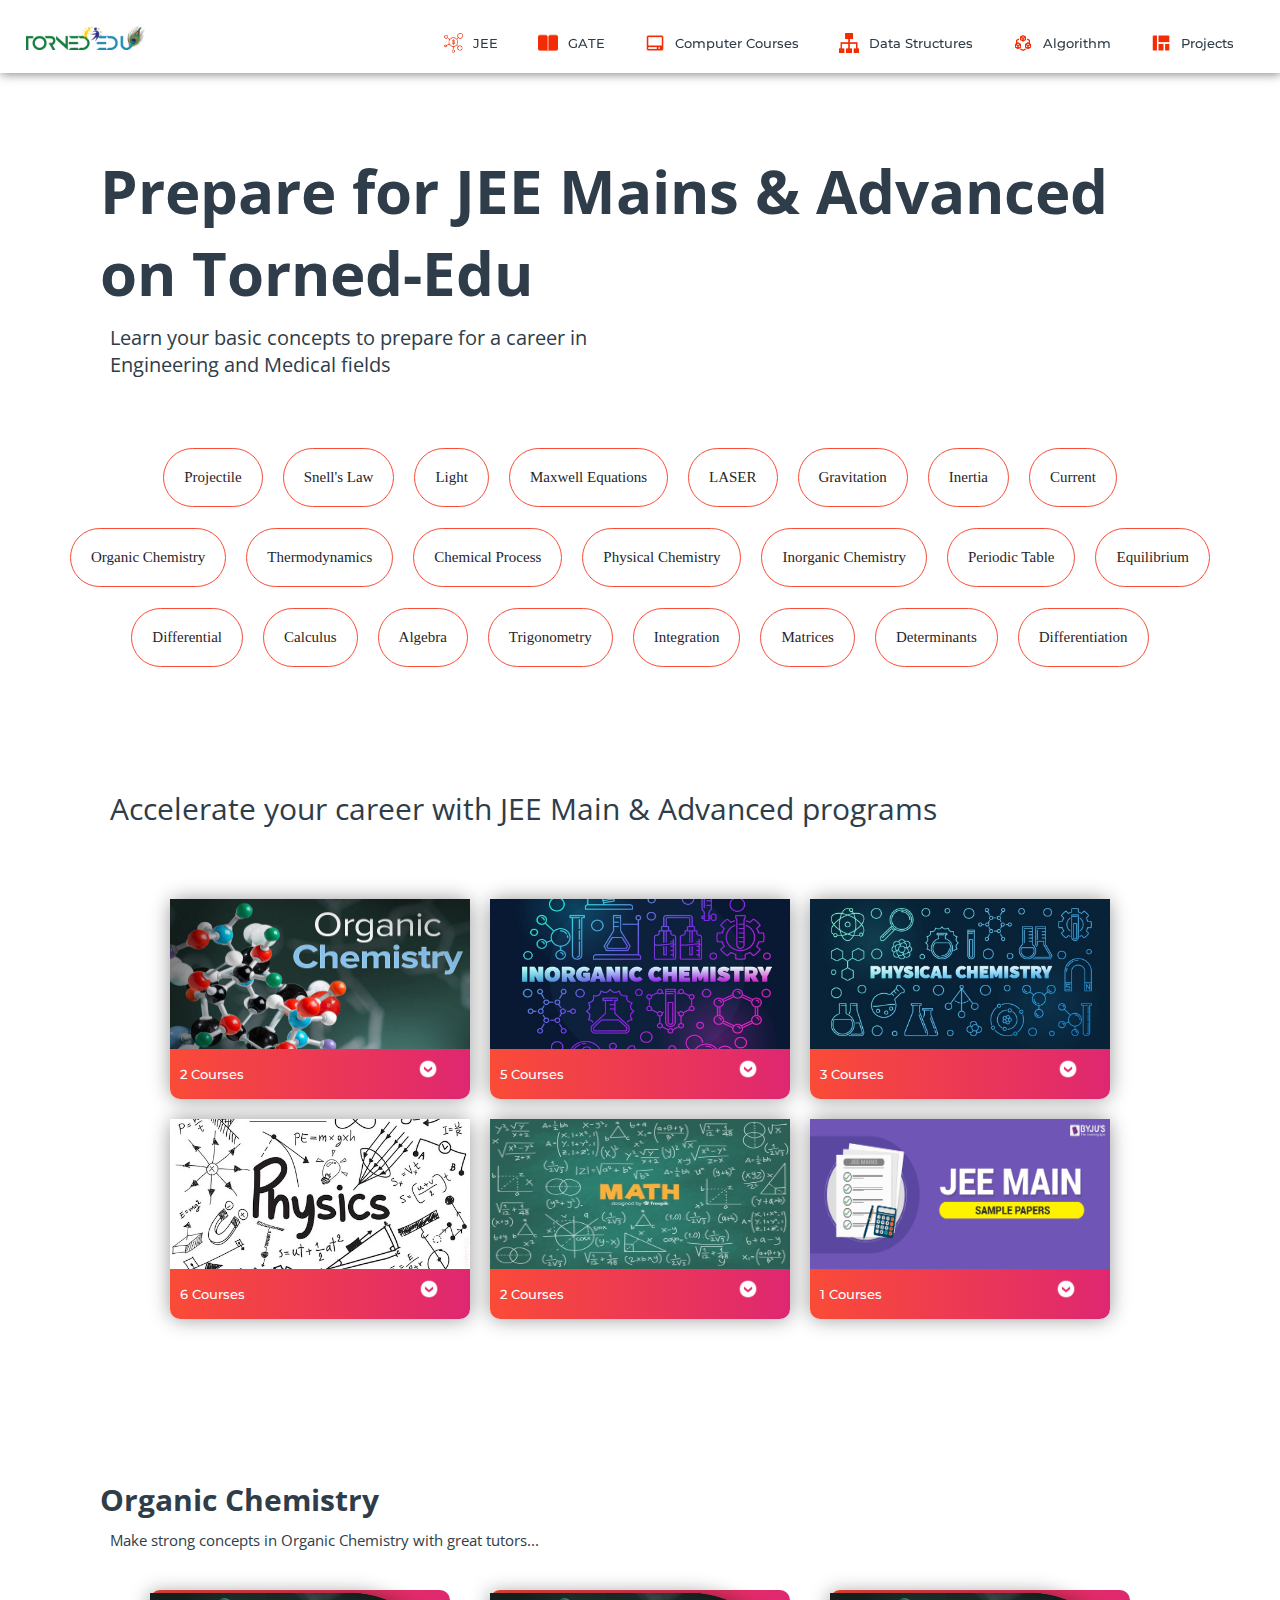
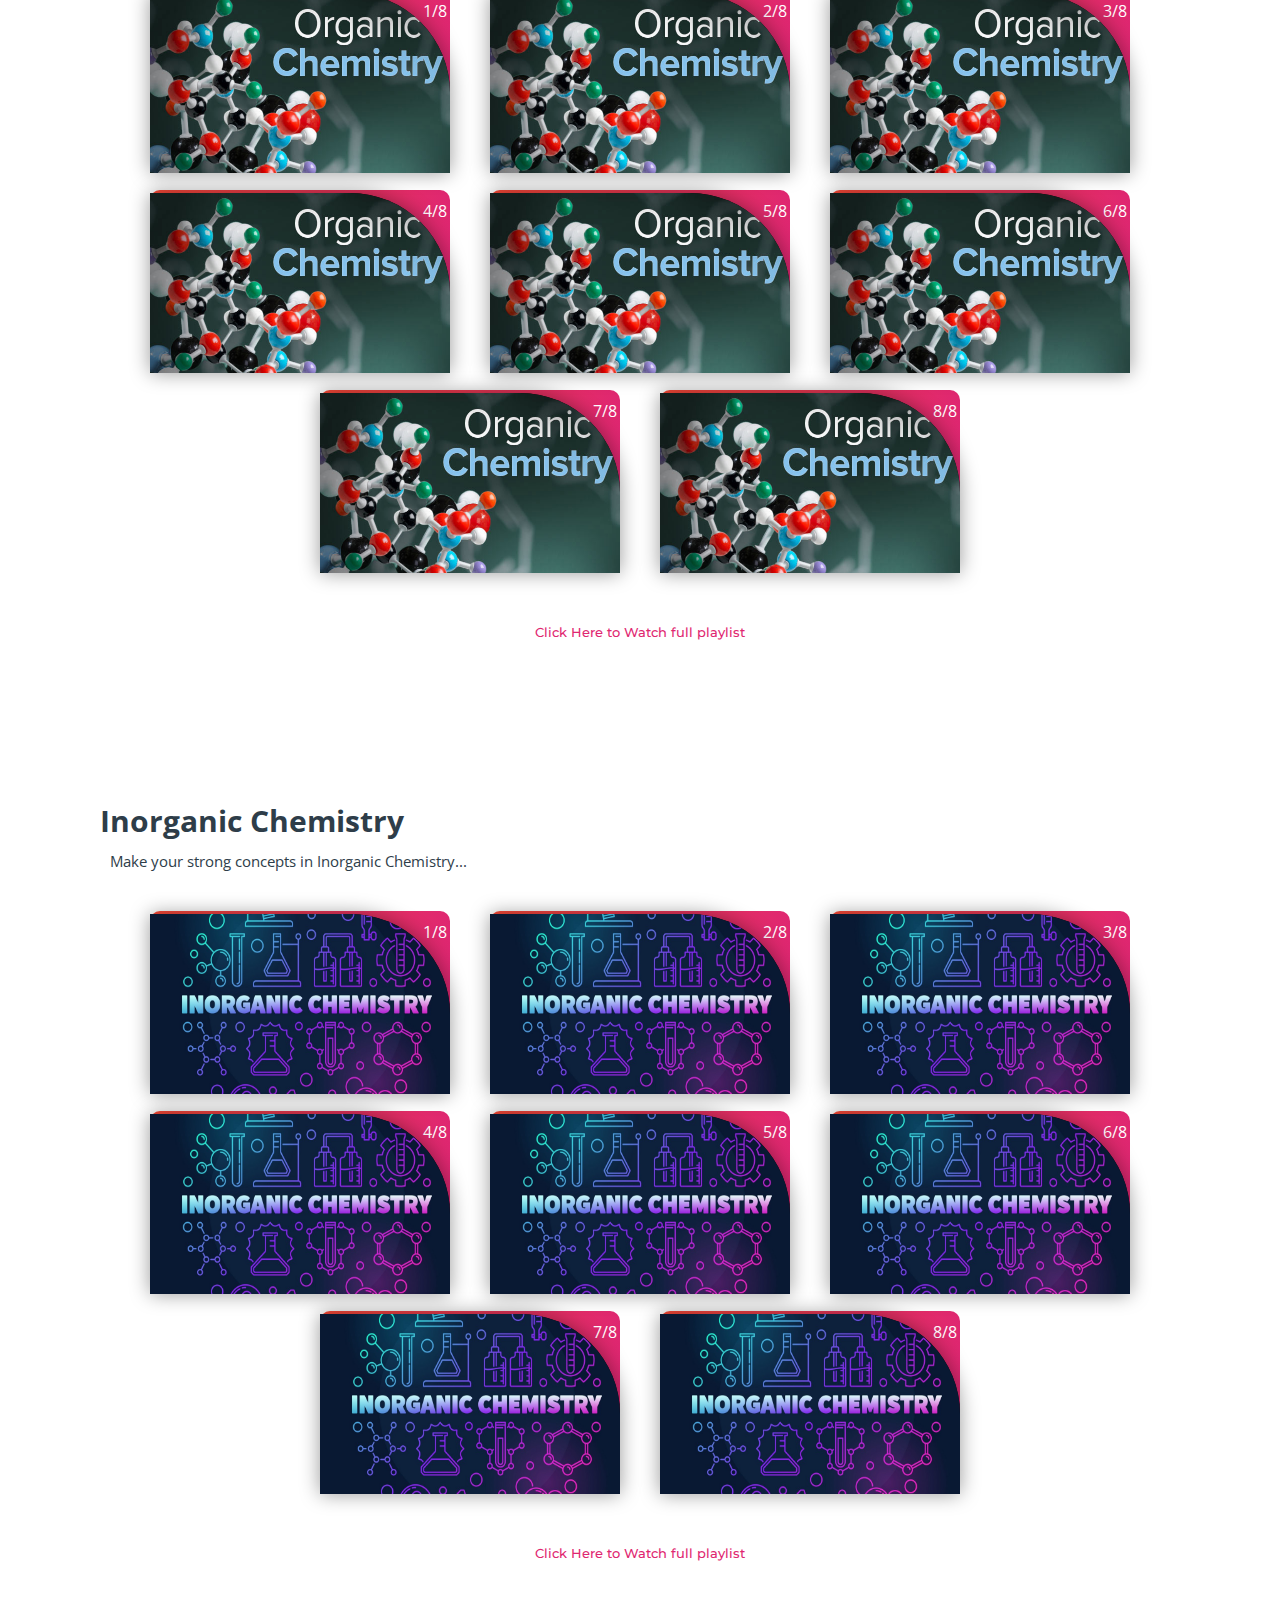
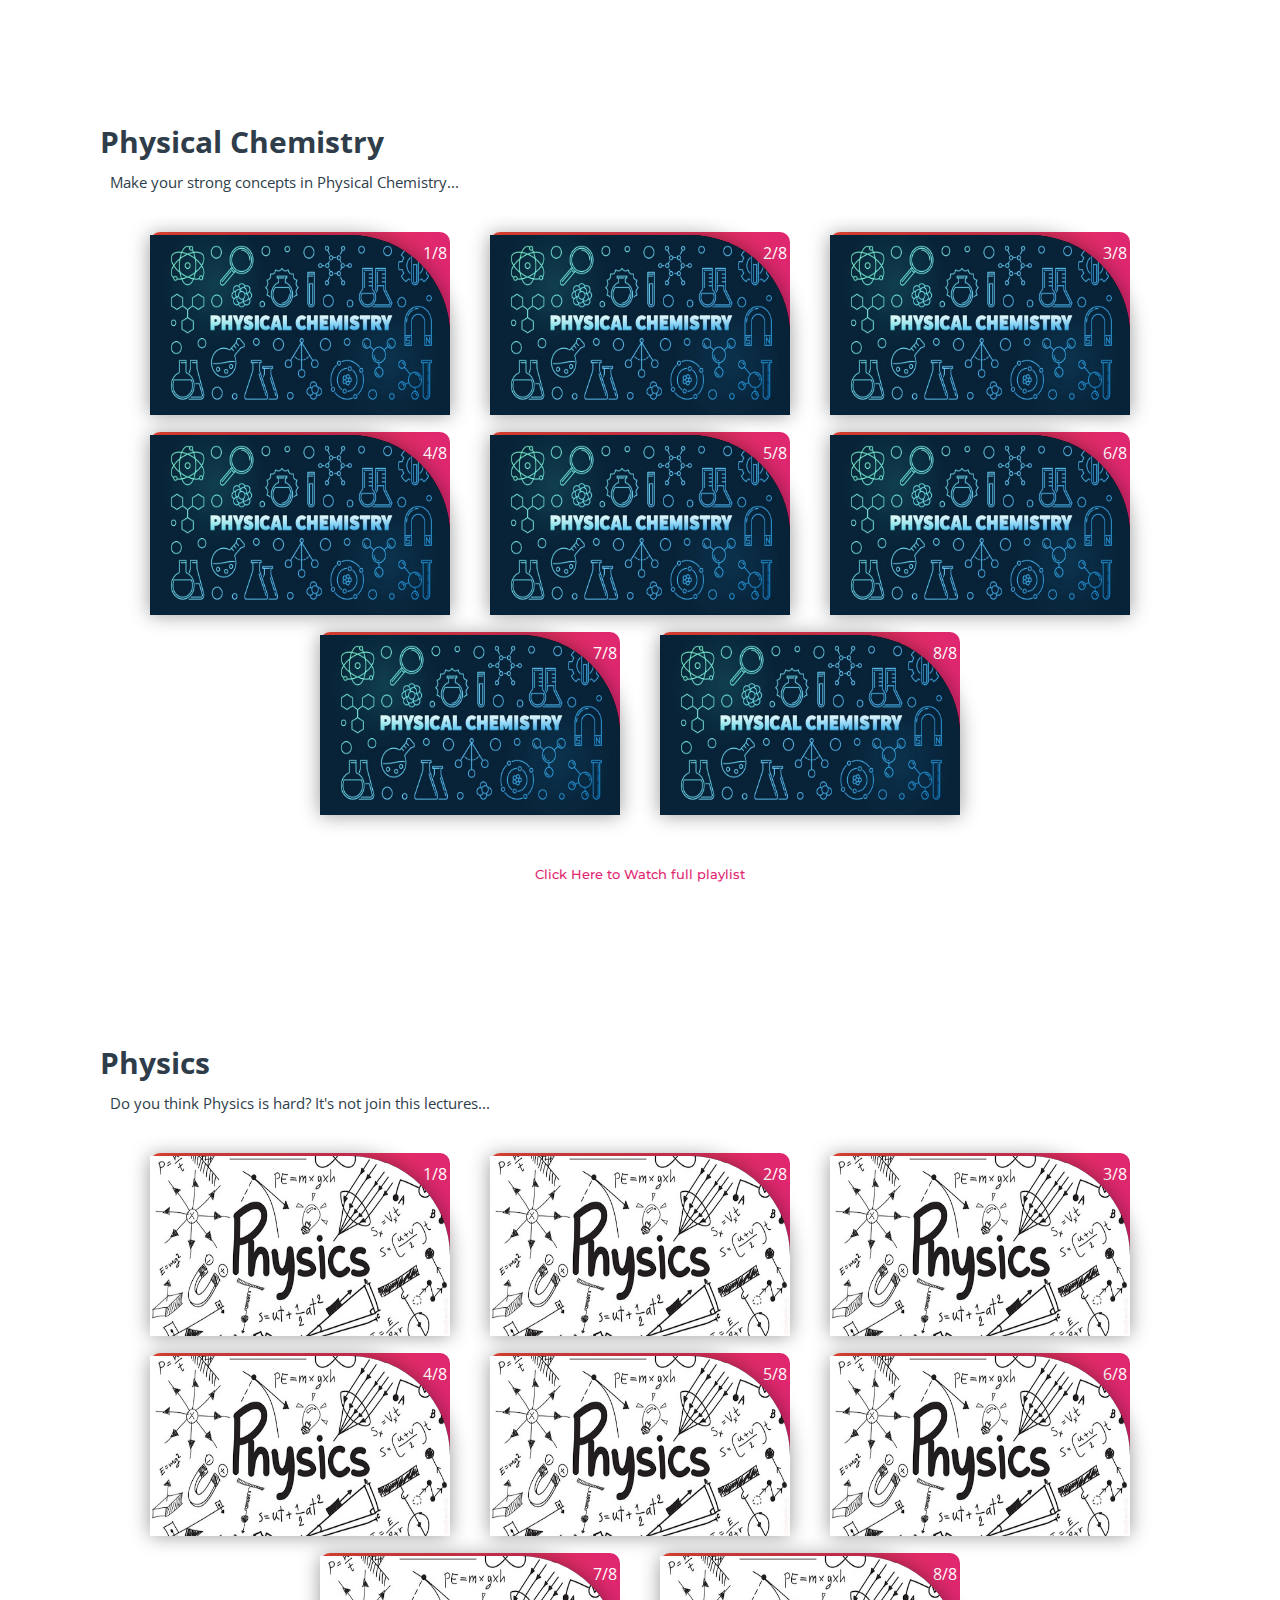
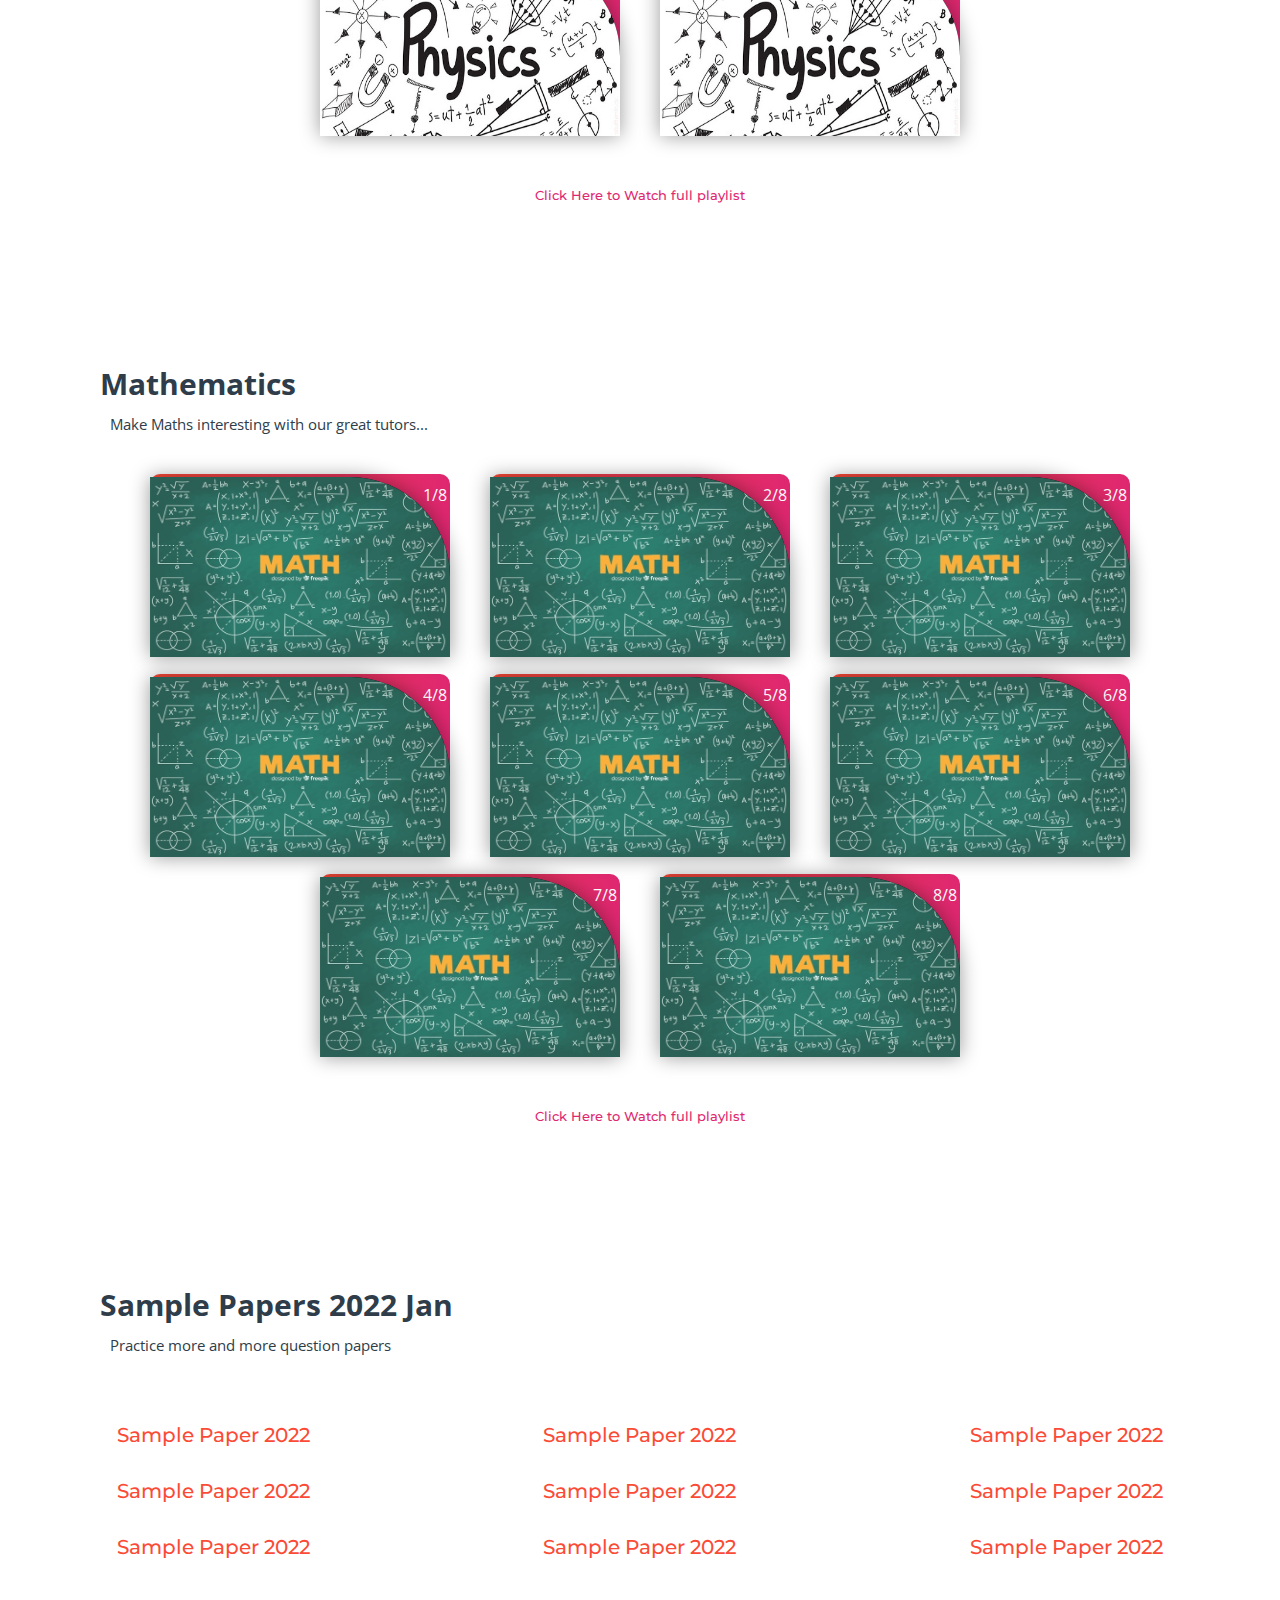
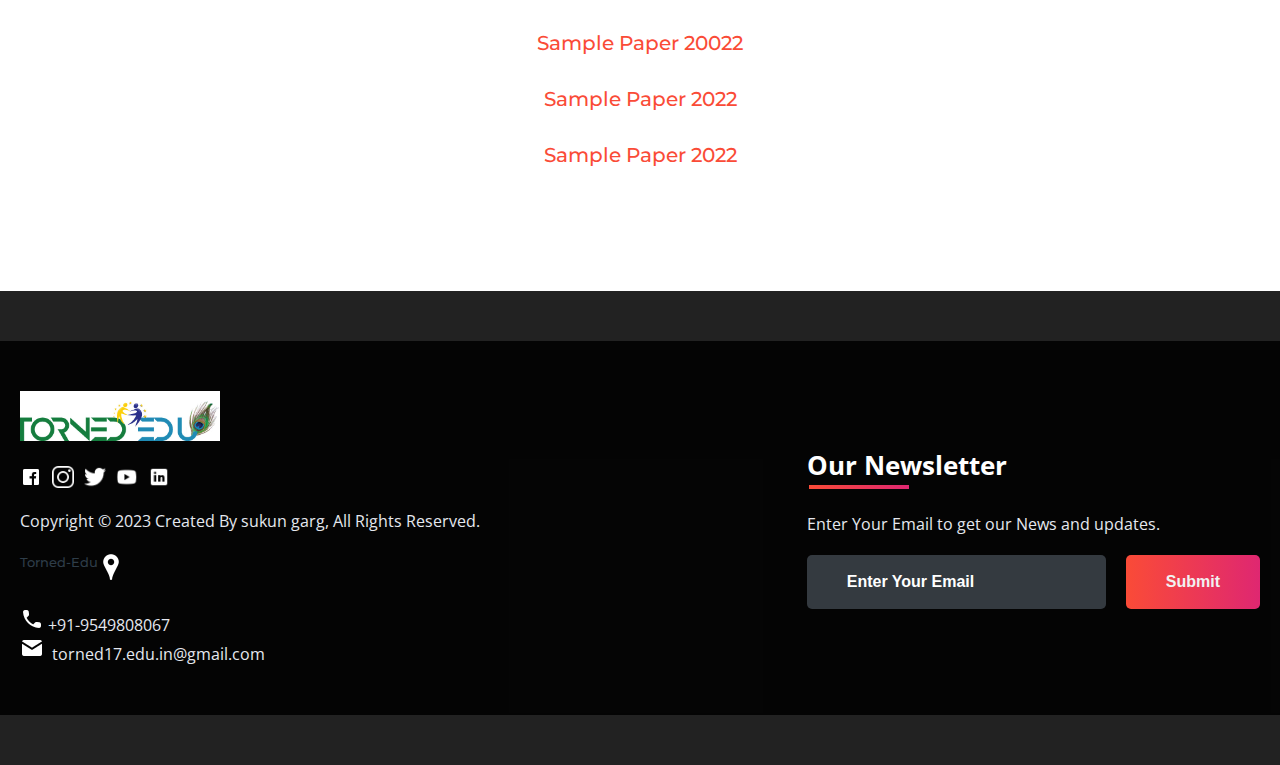
<file: subjects/jee.html>
<!DOCTYPE html>
<html>
<head>
	<link rel="shortcut icon" type="png" href="../images/icon/favicon.png">
	<title>Prepare for JEE Mains & Advanced</title>
	<link rel="stylesheet" type="text/css" href="subjects.css">
	<script type="text/javascript" src="../script.js"></script>
</head>
<body>

	<!-- NAVIGATION -->
	<header>
		<div class="nav" id="nav">
			<div id="learned-logo">
			<a href="../index.html"><img src="../images/icon/logo.jpg" style="width: 120px;"></a></div>
			<div class="switch-tab" id="switch-tab" onclick="switchTAB()"><img src="../images/icon/menu.png"></div>
			<ul id="list-switch">
				<li><a href="jee.html"><img src="../images/courses/d1.png" class="icon">JEE</a></li>
				<li><a href="gate.html"><img src="../images/courses/paper.png" class="icon">GATE</a></li>
				<li><a href="computer_courses.html"><img src="../images/courses/computer.png" class="icon">Computer Courses</a></li>
				<li><a href="computer_courses.html#data"><img src="../images/courses/data.png" class="icon">Data Structures</a></li>
				<li><a href="computer_courses.html#algo"><img src="../images/courses/algo.png" class="icon">Algorithm</a></li>
				<li><a href="https://sukungarg.netlify.app/"><img src="../images/courses/projects.png" class="icon">Projects</a></li>
			</ul>
			<div class="search" id="search-switch">
				<input type="text" placeholder="Search" class="srch"><button id="srchbtn"><img src="../images/icon/search.png"></button>
			</div>
		</div>
	</header>


	<div class="title">
		<span>Prepare for JEE Mains & Advanced<br>on Torned-Edu</span>
		<div class="shortdesc">
			<p>Learn your basic concepts to prepare for a career in<br>Engineering and Medical fields</p>
		</div>
	</div>

<!-- Quick Links -->
	<div class="course">
		<div class="cbox">
		<div class="det"><a href="https://en.wikipedia.org/wiki/Projectile" target="_blank">Projectile</a></div>
		<div class="det"><a href="https://en.wikipedia.org/wiki/Snell%27s_law" target="_blank">Snell's Law</a></div>
		<div class="det"><a href="https://en.wikipedia.org/wiki/Light" target="_blank">Light</a></div>
		<div class="det"><a href="https://en.wikipedia.org/wiki/Maxwell%27s_equations" target="_blank">Maxwell Equations</a></div>
		<div class="det"><a href="https://en.wikipedia.org/wiki/Laser" target="_blank">LASER</a></div>
		<div class="det"><a href="https://en.wikipedia.org/wiki/Gravity" target="_blank">Gravitation</a></div>
		<div class="det"><a href="https://en.wikipedia.org/wiki/Inertia" target="_blank">Inertia</a></div>
		<div class="det"><a href="https://en.wikipedia.org/wiki/Current" target="_blank">Current</a></div>
		</div>
		<div class="cbox">
		<div class="det"><a href="#organic">Organic Chemistry</a></div>
		<div class="det"><a href="https://en.wikipedia.org/wiki/Thermodynamics" target="_blank">Thermodynamics</a></div>
		<div class="det"><a href="https://en.wikipedia.org/wiki/Chemical_process" target="_blank">Chemical Process</a></div>
		<div class="det"><a href="#physical">Physical Chemistry</a></div>
		<div class="det"><a href="#inorganic">Inorganic Chemistry</a></div>
		<div class="det"><a href="https://en.wikipedia.org/wiki/Periodic_table" target="_blank">Periodic Table</a></div>
		<div class="det"><a href="https://en.wikipedia.org/wiki/Equilibrium" target="_blank">Equilibrium</a></div>
		</div>
		<div class="cbox">
		<div class="det"><a href="#math">Differential</a></div>
		<div class="det"><a href="#math">Calculus</a></div>
		<div class="det"><a href="#math">Algebra</a></div>
		<div class="det"><a href="#math">Trigonometry</a></div>
		<div class="det"><a href="#math">Integration</a></div>
		<div class="det"><a href="#math">Matrices</a></div>
		<div class="det"><a href="#math">Determinants</a></div>
		<div class="det"><a href="#math">Differentiation</a></div>
		</div>
	</div>

	<div class="inbt">
		Accelerate your career with JEE Main & Advanced programs
	</div>

<!-- COURSES AVAILABLE -->
	<div class="ccard">
	<center>
		<div class="ccardbox">
			<div class="dcard">
				<div class="fpart"><img src="../images/courses/organic.jpg"></div>
				<a href="#organic"><div class="spart">2 Courses <img src="../images/icon/dropdown.png"></div></a>
			</div>
			<div class="dcard">
				<div class="fpart"><img src="../images/courses/inorganic.jpg"></div>
				<a href="#inorganic"><div class="spart">5 Courses <img src="../images/icon/dropdown.png"></div></a>
			</div>
			<div class="dcard">
				<div class="fpart"><img src="../images/courses/physical.jpg"></div>
				<a href="#physical"><div class="spart">3 Courses <img src="../images/icon/dropdown.png"></div></a>
			</div>
		</div>
		<div class="ccardbox">
			<div class="dcard">
				<div class="fpart"><img src="../images/courses/physics.jpg"></div>
				<a href="#physics"><div class="spart">6 Courses <img src="../images/icon/dropdown.png"></div></a>
			</div>
			<div class="dcard">
				<div class="fpart"><img src="../images/courses/math.jpg"></div>
				<a href="#math"><div class="spart">2 Courses <img src="../images/icon/dropdown.png"></div></a>
			</div>
			<div class="dcard">
				<div class="fpart"><img src="../images/courses/paper-download.png"></div>
				<a href="#sample_papers"><div class="spart">1 Courses <img src="../images/icon/dropdown.png"></div></a>
			</div>
		</div>
	</center>
	</div>

<!-- VIDEOS SECTION -->
	<div class="title2" id="organic">
		<span>Organic Chemistry</span>
		<div class="shortdesc2">
			<p>Make strong concepts in Organic Chemistry with great tutors...</p>
		</div>
	</div>
	
	<center>
		<div class="ccardbox2">
			<div class="dcard2"><span class="tag" >1/8</span>
				<div class="fpart2"><img src="../images/courses/organic.jpg">
					<iframe src="https://www.youtube.com/embed/bSMx0NS0XfY" frameborder="0" allow="accelerometer; autoplay; encrypted-media; gyroscope; picture-in-picture" allowfullscreen></iframe>
				</div>
			</div>
			<div class="dcard2"><span class="tag" >2/8</span>
				<div class="fpart2"><img src="../images/courses/organic.jpg">
					<iframe src="https://www.youtube.com/embed/bSMx0NS0XfY" frameborder="0" allow="accelerometer; autoplay; encrypted-media; gyroscope; picture-in-picture" allowfullscreen></iframe>
				</div>
			</div>
			<div class="dcard2"><span class="tag" >3/8</span>
				<div class="fpart2"><img src="../images/courses/organic.jpg">
					<iframe src="https://www.youtube.com/embed/bSMx0NS0XfY" frameborder="0" allow="accelerometer; autoplay; encrypted-media; gyroscope; picture-in-picture" allowfullscreen></iframe>
				</div>
			</div>
			<div class="dcard2"><span class="tag" >4/8</span>
				<div class="fpart2"><img src="../images/courses/organic.jpg">
					<iframe src="https://www.youtube.com/embed/bSMx0NS0XfY" frameborder="0" allow="accelerometer; autoplay; encrypted-media; gyroscope; picture-in-picture" allowfullscreen></iframe>
				</div>
			</div>
		
			<div class="dcard2"><span class="tag" >5/8</span>
				<div class="fpart2"><img src="../images/courses/organic.jpg">
					<iframe src="https://www.youtube.com/embed/bSMx0NS0XfY" frameborder="0" allow="accelerometer; autoplay; encrypted-media; gyroscope; picture-in-picture" allowfullscreen></iframe>
				</div>
			</div>
			<div class="dcard2"><span class="tag" >6/8</span>
				<div class="fpart2"><img src="../images/courses/organic.jpg">
					<iframe src="https://www.youtube.com/embed/bSMx0NS0XfY" frameborder="0" allow="accelerometer; autoplay; encrypted-media; gyroscope; picture-in-picture" allowfullscreen></iframe>
				</div>
			</div>
			<div class="dcard2"><span class="tag" >7/8</span>
				<div class="fpart2"><img src="../images/courses/organic.jpg">
					<iframe src="https://www.youtube.com/embed/bSMx0NS0XfY" frameborder="0" allow="accelerometer; autoplay; encrypted-media; gyroscope; picture-in-picture" allowfullscreen></iframe>
				</div>
			</div>
			<div class="dcard2"><span class="tag" >8/8</span>
				<div class="fpart2"><img src="../images/courses/organic.jpg">
					<iframe src="https://www.youtube.com/embed/bSMx0NS0XfY" frameborder="0" allow="accelerometer; autoplay; encrypted-media; gyroscope; picture-in-picture" allowfullscreen></iframe>
				</div>
			</div>
		</div>
	</center>

<br><br>
	<div class="click-me">
		<a href="https://www.youtube.com/watch?v=bSMx0NS0XfY&list=PL8dPuuaLjXtONguuhLdVmq0HTKS0jksS4" target="_blank">Click Here to Watch full playlist</a>
	</div>

<!-- VIDEOS SECTION -->

	<div class="title2" id="inorganic">
		<span>Inorganic Chemistry</span>
		<div class="shortdesc2">
			<p>Make your strong concepts in Inorganic Chemistry...</p>
		</div>
	</div>
	<center>
		<div class="ccardbox2">
			<div class="dcard2"><span class="tag" >1/8</span>
				<div class="fpart2"><img src="../images/courses/inorganic.jpg">
					<iframe src="https://www.youtube.com/embed/2B8CRyfGLo4" frameborder="0" allow="accelerometer; autoplay; encrypted-media; gyroscope; picture-in-picture" allowfullscreen></iframe>
				</div>
			</div>
			<div class="dcard2"><span class="tag" >2/8</span>
				<div class="fpart2"><img src="../images/courses/inorganic.jpg">
					<iframe src="https://www.youtube.com/embed/2B8CRyfGLo4" frameborder="0" allow="accelerometer; autoplay; encrypted-media; gyroscope; picture-in-picture" allowfullscreen></iframe>
				</div>
			</div>
			<div class="dcard2"><span class="tag" >3/8</span>
				<div class="fpart2"><img src="../images/courses/inorganic.jpg">
					<iframe src="https://www.youtube.com/embed/2B8CRyfGLo4" frameborder="0" allow="accelerometer; autoplay; encrypted-media; gyroscope; picture-in-picture" allowfullscreen></iframe>
				</div>
			</div>
			<div class="dcard2"><span class="tag" >4/8</span>
				<div class="fpart2"><img src="../images/courses/inorganic.jpg">
					<iframe src="https://www.youtube.com/embed/2B8CRyfGLo4" frameborder="0" allow="accelerometer; autoplay; encrypted-media; gyroscope; picture-in-picture" allowfullscreen></iframe>
				</div>
			</div>
		
			<div class="dcard2"><span class="tag" >5/8</span>
				<div class="fpart2"><img src="../images/courses/inorganic.jpg">
					<iframe src="https://www.youtube.com/embed/2B8CRyfGLo4" frameborder="0" allow="accelerometer; autoplay; encrypted-media; gyroscope; picture-in-picture" allowfullscreen></iframe>
				</div>
			</div>
			<div class="dcard2"><span class="tag" >6/8</span>
				<div class="fpart2"><img src="../images/courses/inorganic.jpg">
					<iframe src="https://www.youtube.com/embed/2B8CRyfGLo4" frameborder="0" allow="accelerometer; autoplay; encrypted-media; gyroscope; picture-in-picture" allowfullscreen></iframe>
				</div>
			</div>
			<div class="dcard2"><span class="tag" >7/8</span>
				<div class="fpart2"><img src="../images/courses/inorganic.jpg">
					<iframe src="https://www.youtube.com/embed/2B8CRyfGLo4" frameborder="0" allow="accelerometer; autoplay; encrypted-media; gyroscope; picture-in-picture" allowfullscreen></iframe>
				</div>
			</div>
			<div class="dcard2"><span class="tag" >8/8</span>
				<div class="fpart2"><img src="../images/courses/inorganic.jpg">
					<iframe src="https://www.youtube.com/embed/Iuo9PpGE04Y" frameborder="0" allow="accelerometer; autoplay; encrypted-media; gyroscope; picture-in-picture" allowfullscreen></iframe>
				</div>
			</div>
		</div>
	</center>
<br><br>
	<div class="click-me">
		<a href="https://www.youtube.com/watch?v=2B8CRyfGLo4" target="_blank">Click Here to Watch full playlist</a>
	</div>

<!-- VIDEOS SECTION -->

	<div class="title2" id="physical">
		<span>Physical Chemistry</span>
		<div class="shortdesc2">
			<p>Make your strong concepts in Physical Chemistry...</p>
		</div>
	</div>
	<center>
		<div class="ccardbox2">
			<div class="dcard2"><span class="tag" >1/8</span>
				<div class="fpart2"><img src="../images/courses/physical.jpg">
					<iframe src="https://www.youtube.com/embed/2y4cf47I21A" frameborder="0" allow="accelerometer; autoplay; encrypted-media; gyroscope; picture-in-picture" allowfullscreen></iframe>
				</div>
			</div>
			<div class="dcard2"><span class="tag" >2/8</span>
				<div class="fpart2"><img src="../images/courses/physical.jpg">
					<iframe src="https://www.youtube.com/embed/2y4cf47I21A" frameborder="0" allow="accelerometer; autoplay; encrypted-media; gyroscope; picture-in-picture" allowfullscreen></iframe>
				</div>
			</div>
			<div class="dcard2"><span class="tag" >3/8</span>
				<div class="fpart2"><img src="../images/courses/physical.jpg">
					<iframe src="https://www.youtube.com/embed/2y4cf47I21A" frameborder="0" allow="accelerometer; autoplay; encrypted-media; gyroscope; picture-in-picture" allowfullscreen></iframe>
				</div>
			</div>
			<div class="dcard2"><span class="tag" >4/8</span>
				<div class="fpart2"><img src="../images/courses/physical.jpg">
					<iframe src="https://www.youtube.com/embed/2y4cf47I21A" frameborder="0" allow="accelerometer; autoplay; encrypted-media; gyroscope; picture-in-picture" allowfullscreen></iframe>
				</div>
			</div>
		
			<div class="dcard2"><span class="tag" >5/8</span>
				<div class="fpart2"><img src="../images/courses/physical.jpg">
					<iframe src="https://www.youtube.com/embed/2y4cf47I21A" frameborder="0" allow="accelerometer; autoplay; encrypted-media; gyroscope; picture-in-picture" allowfullscreen></iframe>
				</div>
			</div>
			<div class="dcard2"><span class="tag" >6/8</span>
				<div class="fpart2"><img src="../images/courses/physical.jpg">
					<iframe src="https://www.youtube.com/embed/2y4cf47I21A" frameborder="0" allow="accelerometer; autoplay; encrypted-media; gyroscope; picture-in-picture" allowfullscreen></iframe>
				</div>
			</div>
			<div class="dcard2"><span class="tag" >7/8</span>
				<div class="fpart2"><img src="../images/courses/physical.jpg">
					<iframe src="https://www.youtube.com/embed/2y4cf47I21A" frameborder="0" allow="accelerometer; autoplay; encrypted-media; gyroscope; picture-in-picture" allowfullscreen></iframe>
				</div>
			</div>
			<div class="dcard2"><span class="tag" >8/8</span>
				<div class="fpart2"><img src="../images/courses/physical.jpg">
					<iframe src="https://www.youtube.com/embed/2y4cf47I21A" frameborder="0" allow="accelerometer; autoplay; encrypted-media; gyroscope; picture-in-picture" allowfullscreen></iframe>
				</div>
			</div>
		</div>
	</center>
<br><br>
	<div class="click-me">
		<a href="https://youtu.be/2y4cf47I21A" target="_blank">Click Here to Watch full playlist</a>
	</div>


<!-- VIDEOS SECTION -->

	<div class="title2" id="physics">
		<span>Physics</span>
		<div class="shortdesc2">
			<p>Do you think Physics is hard? It's not join this lectures...</p>
		</div>
	</div>
	<center>
		<div class="ccardbox2">
			<div class="dcard2"><span class="tag" >1/8</span>
				<div class="fpart2"><img src="../images/courses/physics.jpg">
					<iframe src="https://www.youtube.com/embed/FYE0YYuAyu0" frameborder="0" allow="accelerometer; autoplay; encrypted-media; gyroscope; picture-in-picture" allowfullscreen></iframe>
				</div>
			</div>
			<div class="dcard2"><span class="tag" >2/8</span>
				<div class="fpart2"><img src="../images/courses/physics.jpg">
					<iframe src="https://www.youtube.com/embed/FYE0YYuAyu0" frameborder="0" allow="accelerometer; autoplay; encrypted-media; gyroscope; picture-in-picture" allowfullscreen></iframe>
				</div>
			</div>
			<div class="dcard2"><span class="tag" >3/8</span>
				<div class="fpart2"><img src="../images/courses/physics.jpg">
					<iframe src="https://www.youtube.com/embed/FYE0YYuAyu0" frameborder="0" allow="accelerometer; autoplay; encrypted-media; gyroscope; picture-in-picture" allowfullscreen></iframe>
				</div>
			</div>
			<div class="dcard2"><span class="tag" >4/8</span>
				<div class="fpart2"><img src="../images/courses/physics.jpg">
					<iframe src="https://www.youtube.com/embed/FYE0YYuAyu0" frameborder="0" allow="accelerometer; autoplay; encrypted-media; gyroscope; picture-in-picture" allowfullscreen></iframe>
				</div>
			</div>
		
			<div class="dcard2"><span class="tag" >5/8</span>
				<div class="fpart2"><img src="../images/courses/physics.jpg">
					<iframe src="https://www.youtube.com/embed/FYE0YYuAyu0" frameborder="0" allow="accelerometer; autoplay; encrypted-media; gyroscope; picture-in-picture" allowfullscreen></iframe>
				</div>
			</div>
			<div class="dcard2"><span class="tag" >6/8</span>
				<div class="fpart2"><img src="../images/courses/physics.jpg">
					<iframe src="https://www.youtube.com/embed/FYE0YYuAyu0" frameborder="0" allow="accelerometer; autoplay; encrypted-media; gyroscope; picture-in-picture" allowfullscreen></iframe>
				</div>
			</div>
			<div class="dcard2"><span class="tag" >7/8</span>
				<div class="fpart2"><img src="../images/courses/physics.jpg">
					<iframe src="https://www.youtube.com/embed/FYE0YYuAyu0" frameborder="0" allow="accelerometer; autoplay; encrypted-media; gyroscope; picture-in-picture" allowfullscreen></iframe>
				</div>
			</div>
			<div class="dcard2"><span class="tag" >8/8</span>
				<div class="fpart2"><img src="../images/courses/physics.jpg">
					<iframe src="https://www.youtube.com/embed/FYE0YYuAyu0" frameborder="0" allow="accelerometer; autoplay; encrypted-media; gyroscope; picture-in-picture" allowfullscreen></iframe>
				</div>
			</div>
		</div>
	</center>
<br><br>
	<div class="click-me">
		<a href="https://youtu.be/FYE0YYuAyu0" target="_blank">Click Here to Watch full playlist</a>
	</div>

<!-- VIDEOS SECTION -->

	<div class="title2" id="math">
		<span>Mathematics</span>
		<div class="shortdesc2">
			<p>Make Maths interesting with our great tutors...</p>
		</div>
	</div>
	<center>
		<div class="ccardbox2">
			<div class="dcard2"><span class="tag" >1/8</span>
				<div class="fpart2"><img src="../images/courses/math.jpg">
					<iframe src="https://www.youtube.com/embed/xxGyTHWrHZg" frameborder="0" allow="accelerometer; autoplay; encrypted-media; gyroscope; picture-in-picture" allowfullscreen></iframe>
				</div>
			</div>
			<div class="dcard2"><span class="tag" >2/8</span>
				<div class="fpart2"><img src="../images/courses/math.jpg">
					<iframe src="https://www.youtube.com/embed/xxGyTHWrHZg" frameborder="0" allow="accelerometer; autoplay; encrypted-media; gyroscope; picture-in-picture" allowfullscreen></iframe>
				</div>
			</div>
			<div class="dcard2"><span class="tag" >3/8</span>
				<div class="fpart2"><img src="../images/courses/math.jpg">
					<iframe src="https://www.youtube.com/embed/xxGyTHWrHZg" frameborder="0" allow="accelerometer; autoplay; encrypted-media; gyroscope; picture-in-picture" allowfullscreen></iframe>
				</div>
			</div>
			<div class="dcard2"><span class="tag" >4/8</span>
				<div class="fpart2"><img src="../images/courses/math.jpg">
					<iframe src="https://www.youtube.com/embed/xxGyTHWrHZg" frameborder="0" allow="accelerometer; autoplay; encrypted-media; gyroscope; picture-in-picture" allowfullscreen></iframe>
				</div>
			</div>
		
			<div class="dcard2"><span class="tag" >5/8</span>
				<div class="fpart2"><img src="../images/courses/math.jpg">
					<iframe src="https://www.youtube.com/embed/xxGyTHWrHZg" frameborder="0" allow="accelerometer; autoplay; encrypted-media; gyroscope; picture-in-picture" allowfullscreen></iframe>
				</div>
			</div>
			<div class="dcard2"><span class="tag" >6/8</span>
				<div class="fpart2"><img src="../images/courses/math.jpg">
					<iframe src="https://www.youtube.com/embed/xxGyTHWrHZg" frameborder="0" allow="accelerometer; autoplay; encrypted-media; gyroscope; picture-in-picture" allowfullscreen></iframe>
				</div>
			</div>
			<div class="dcard2"><span class="tag" >7/8</span>
				<div class="fpart2"><img src="../images/courses/math.jpg">
					<iframe src="https://www.youtube.com/embed/xxGyTHWrHZg" frameborder="0" allow="accelerometer; autoplay; encrypted-media; gyroscope; picture-in-picture" allowfullscreen></iframe>
				</div>
			</div>
			<div class="dcard2"><span class="tag" >8/8</span>
				<div class="fpart2"><img src="../images/courses/math.jpg">
					<iframe src="https://www.youtube.com/embed/xxGyTHWrHZg" frameborder="0" allow="accelerometer; autoplay; encrypted-media; gyroscope; picture-in-picture" allowfullscreen></iframe>
				</div>
			</div>
		</div>
	</center>

<br><br>
	<div class="click-me">
		<a href="https://youtu.be/xxGyTHWrHZg" target="_blank">Click Here to Watch full playlist</a>
	</div>


<!-- SAMPLE PAPERS -->
	<div class="title2" id="sample_papers">
		<span>Sample Papers 2022 Jan</span>
		<div class="shortdesc2">
			<p>Practice more and more question papers</p>
		</div>
	</div>

	<div class="sample">
		<ul>
			<li><a href="../samplePapers/jee/11.pdf" target="_blank">Sample Paper 2022  </a></li>
			<li><a href="../samplePapers/jee/12 .pdf" target="_blank">Sample Paper 2022 </a></li>
			<li><a href="../samplePapers/jee/203.pdf" target="_blank">Sample Paper 2022 </a></li>
		</ul>
		<ul>
			<li><a href="../samplePapers/jee/241.pdf" target="_blank">Sample Paper 2022</a></li>
			<li><a href="../samplePapers/jee/242.pdf" target="_blank">Sample Paper 2022</a></li>
			<li><a href="../samplePapers/jee/251.pdf" target="_blank">Sample Paper 2022 </a></li>
		</ul>
		<ul>
			<li><a href="../samplePapers/jee/252.pdf" target="_blank">Sample Paper 2022</a></li>
			<li><a href="../samplePapers/jee/281.pdf" target="_blank">Sample Paper 2022</a></li>
			<li><a href="../samplePapers/jee/291.pdf" target="_blank">Sample Paper 2022</a></li>
		</ul>
	</div>
	<div class="sample lastSample">
		<ul>
			<li><a href="../samplePapers/jee/292.pdf" target="_blank">Sample Paper 20022</a></li>
			<li><a href="../samplePapers/jee/301.pdf" target="_blank">Sample Paper 2022 </a></li>
			<li><a href="../samplePapers/jee/311.pdf" target="_blank">Sample Paper 2022</a></li>
		</ul>
		
	</div>

<!-- FOOTER -->
<footer>
		<footer>
		<div class="footer-container">
			<div class="left-col">
				<img src="../images/icon/logo.jpg" style="width: 200px;">
				<div class="logo"></div>
				<div class="social-media">
					<a href=""><img src="../images/icon\fb.png"></a>
					<a href="https://www.instagram.com/tornededu.in/"><img src="../images/icon\insta.png"></a>
					<a href=""><img src="../images/icon\tt.png"></a>
					<a href="#"><img src="../images/icon\ytube.png"></a>
					<a href="https://www.linkedin.com/company/torned-education/"><img src="../images/icon\linkedin.png"></a>
				</div><br><br>
				<p class="rights-text">Copyright © 2023 Created By sukun garg, All Rights Reserved.</p>
				<br><p><img src="../images/icon/location.png"> <a href ="https://play.google.com/store/apps/details?id=com.tornededubodhiai.in&gl=US">Torned-Edu<br> </a></p><br>
				<p><img src="../images/icon/phone.png"> +91-9549808067<br><img src="../images/icon/mail.png">&nbsp; torned17.edu.in@gmail.com</p>
			</div>
			<div class="right-col">
				<h1 style="color: #fff">Our Newsletter</h1>
				<div class="border"></div><br>
				<p>Enter Your Email to get our News and updates.</p>
				<form class="newsletter-form">
					<input class="txtb" type="email" placeholder="Enter Your Email">
					<input class="btn" type="submit" value="Submit">
				</form>
			</div>
		</div>
	</footer>

</body>
</html>
</file>
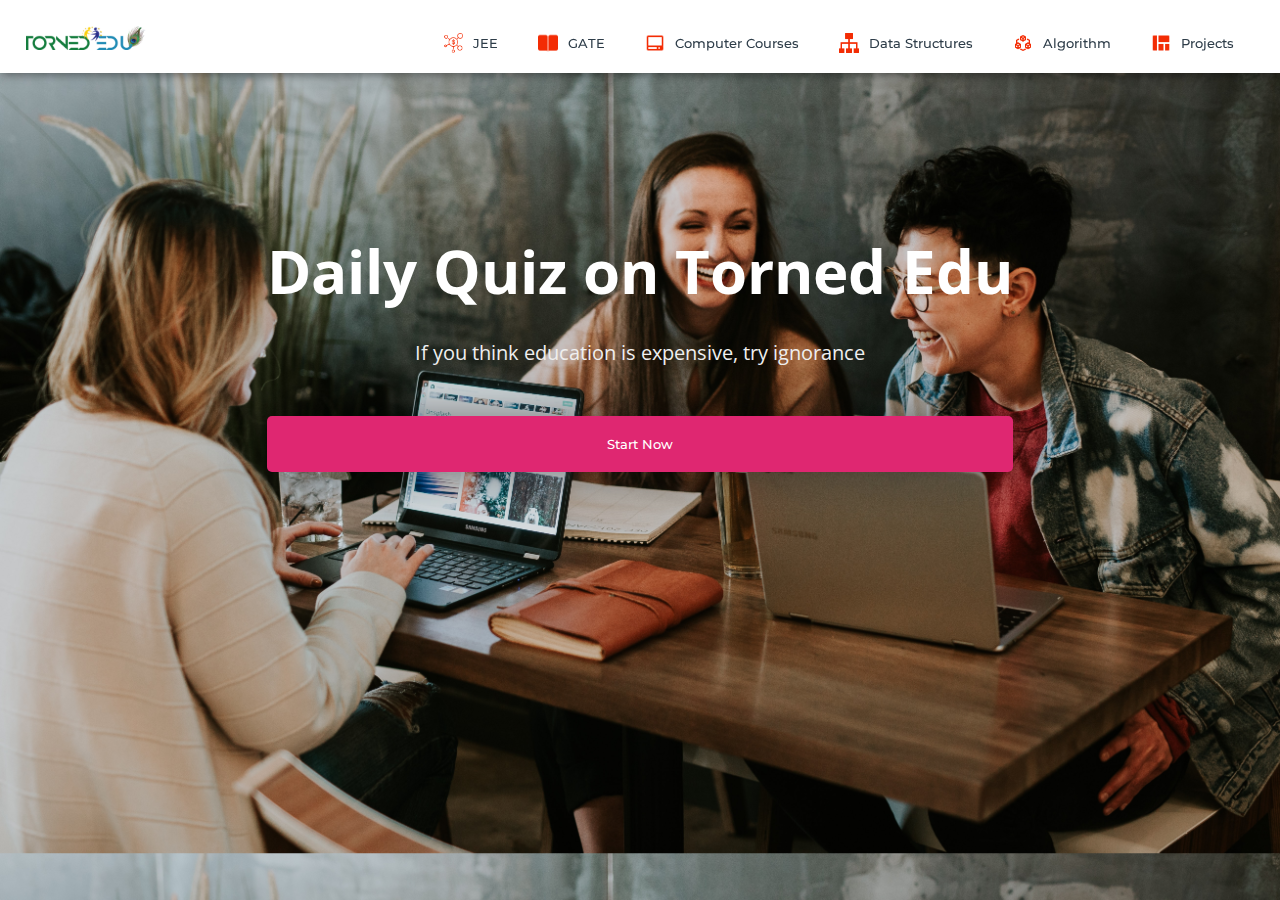
<file: subjects/quiz.html>
<!DOCTYPE html>
<html>
<head>
	<link rel="shortcut icon" type="png" href="../images/icon/favicon.png">
	<title>Quiz on Tornned-Edu</title>
	<link rel="stylesheet" type="text/css" href="quizStyle.css">
	<script type="text/javascript" src="../script.js"></script>
</head>
<body>
	
<!-- NAVIGATION -->
	<header>
		<div class="nav" id="nav">
			<div id="learned-logo">
			<a href="../index.html"><img src="../images/icon/logo.jpg" style="width: 120px;"></a></div>
			<div class="switch-tab" id="switch-tab" onclick="switchTAB()"><img src="../images/icon/menu.png"></div>
			<ul id="list-switch">
				<li><a href="jee.html"><img src="../images/courses/d1.png" class="icon">JEE</a></li>
				<li><a href="gate.html"><img src="../images/courses/paper.png" class="icon">GATE</a></li>
				<li><a href="computer_courses.html"><img src="../images/courses/computer.png" class="icon">Computer Courses</a></li>
				<li><a href="computer_courses.html#data"><img src="../images/courses/data.png" class="icon">Data Structures</a></li>
				<li><a href="computer_courses.html#algo"><img src="../images/courses/algo.png" class="icon">Algorithm</a></li>
				<li><a href="https://sukungarg.netlify.app/"><img src="../images/courses/projects.png" class="icon">Projects</a></li>
			</ul>
			<div class="search" id="search-switch">
				<input type="text" placeholder="Search" class="srch"><button id="srchbtn"><img src="../images/icon/search.png"></button>
			</div>
		</div>
	</header>

	

<!-- MAIN Heading of Page -->
	<div class="title" id="title">
		<span>Daily Quiz on Torned Edu</span>
		<div class="shortdesc"><br>
			<p>If you think education is expensive, try ignorance</p>
		</div>
		<button onclick="startquiz()">Start Now</button>
	</div>


<div class="panel" id="panel">
	
	<div class="left-side" id="left">
		<ul>
			<li onclick="quizt(1)">HOME</li>
			<li onclick="quizt(2)">JEE Mains</li>
			<li onclick="quizt(3)">JEE Advanced</li>
			<li onclick="quizt(4)">GATE</li>
			<li onclick="quizt(5)">C/C++</li>
			<li onclick="quizt(6)">Java</li>
			<li onclick="quizt(7)">Python</li>
			<li onclick="quizt(8)">JavaScript</li>
			<li onclick="quizt(9)">Data Structures</li>
			<li onclick="quizt(10)">Algorithm</li>
			<li onclick="quizt(11)">Interview Questions</li>
		</ul>
	</div>

	<div class="right-side" id="right">
		<div id="quiz-container">
			
			<div id="f1"><div class="quiz-frame main-frame"></div></div>

			<div id="f2"><iframe class="quiz-frame" src="https://docs.google.com/forms/d/e/1FAIpQLSe3hXLPuiQGqj1n3IeeAzM8YLNpgJIIk_zfteoEdWka4X3wxQ/viewform?embedded=true" frameborder="0" marginheight="0" marginwidth="0">Loading…</iframe></div>
			
			<div id="f3"><iframe class="quiz-frame" src="https://docs.google.com/forms/d/e/1FAIpQLSeVTLsd_AqZGpbIMnZRm20OKrjjiYSirWBjfCHpWtAsMQU--g/viewform?embedded=true" frameborder="0" marginheight="0" marginwidth="0">Loading…</iframe></div>
			
			<div id="f4"><iframe class="quiz-frame" src="https://docs.google.com/forms/d/e/1FAIpQLSdjSKZhQp5jqqR34zD_uWMtgXr18F9pdK6YqcafLSP6J7VZjw/viewform?embedded=true" frameborder="0" marginheight="0" marginwidth="0">Loading…</iframe></div>

			<div id="f5"><iframe class="quiz-frame" src="https://docs.google.com/forms/d/e/1FAIpQLSe1xs1-41MAbLN7KkXrJwtGdbl5ydxe_vX_nmFRjf6c0wtYkA/viewform?embedded=true"  frameborder="0" marginheight="0" marginwidth="0">Loading…</iframe></iframe></div>
			
			<div id="f6"><iframe class="quiz-frame" src="https://docs.google.com/forms/d/e/1FAIpQLSdHFDm_BakVxro_zJI78OF2OLJpXgDzzaAVMHD9hptWlXBSpA/viewform?embedded=true" frameborder="0" marginheight="0" marginwidth="0">Loading…</iframe></div>
			
			<div id="f7"><iframe class="quiz-frame" src="https://docs.google.com/forms/d/e/1FAIpQLSdgD7yFEJtqpkImDiLAaQ7w9VcsO688gr1V3Gl7FqwM5yXtWQ/viewform?embedded=true" frameborder="0" marginheight="0" marginwidth="0">Loading…</iframe></div>

			<div id="f8"><iframe class="quiz-frame" src="https://docs.google.com/forms/d/e/1FAIpQLSchDBnai_Aup7YFJQegg4z-qoB338p010VgZRxBYDT17xoRew/viewform?embedded=true" frameborder="0" marginheight="0" marginwidth="0">Loading…</iframe></div>

			<div id="f9"><iframe class="quiz-frame" src="https://docs.google.com/forms/d/e/1FAIpQLSfY5oIAz4R9Ty-LBpx7h4th6OJ0-RkrxIlLslRV4NjwwW8_uw/viewform?embedded=true" frameborder="0" marginheight="0" marginwidth="0">Loading…</iframe></div>
			
			<div id="f10"><iframe class="quiz-frame" src="https://docs.google.com/forms/d/e/1FAIpQLSflwS89sG7H98J9vFgFqJgsKaZ5gpq3yUlOiW3up7RQQ-qRnw/viewform?embedded=true" frameborder="0" marginheight="0" marginwidth="0">Loading…</iframe></div>

			<div id="f11"><iframe class="quiz-frame" src="https://docs.google.com/forms/d/e/1FAIpQLSe_aS8-CMNFdUzI1UE73zahC2bmMwJkmB6FJXPIeKbLIBqB4Q/viewform?embedded=true" frameborder="0" marginheiclass="quiz-frame" ght="0" marginwidth="0">Loading…</iframe></div>

		</div>
	</div>

</div>

	<script type="text/javascript" src="../script.js"></script>
</body>
</html>
</file>
<file: subjects/subjects.css>
@import url('https://fonts.googleapis.com/css?family=Montserrat:500&display=swap');
@import url('https://fonts.googleapis.com/css?family=Dancing+Script&display=swap');
@import url('https://fonts.googleapis.com/css?family=Open+Sans&display=swap');

* {
	box-sizing: border-box;
	margin: 0;
	padding: 0;
}
html {
	scroll-behavior: smooth;
}
body {
	background: #FFF;
	font-family: 'Open Sans', sans-serif;
}

/*SCROLLBAR Styling*/
::-webkit-scrollbar {
  width: 5px;
}
::-webkit-scrollbar-thumb {
  background: #FA4B37;
  border-radius: 5px;
}
::-webkit-scrollbar-thumb:hover {
  background: #DF2771; 
}

/*NAVIGATION BAR*/
.nav
{
	width: 100%;
	background-color: #fff;
	display: flex;
	flex-wrap: wrap;
	justify-content: space-between;
	align-items: center;
	padding: 20px 2%;
	position: fixed;
	top: 0px;
	z-index: 10;
	box-shadow: 1px 1px 10px rgba(0,0,0,0.5);
}

.nav li, a, button
{
	float: left;
	font-family: "Montserrat", sans-serif;
	font-weight: 500;
	font-size: 13px;
	color: #2E3D49;
	display: block;
	text-decoration: none;
	text-align: center;
}

.nav ul li img {
	width: 20px;
	margin-right: 10px;
	transform: translateY(5px);
	padding-top: 5px;
}

.nav ul li 
{
	list-style: none;
	display: inline-block;
	padding: 0px 20px;
}

.nav ul li a
{
	transition: all 0.3s ease 0s;
}

.nav ul li a:hover
{
	color: #FA4B37;
}

.nav button
{
	padding: 9px 25px;
	background: linear-gradient(to right, #FA4B37, #DF2771);
	color: #fff;
	border: none;
	border-radius: 5px;
	cursor: pointer;
	outline: none;
	transition: all 0.3s ease 0s;
}
#srchbtn {
	padding: 9px 20px;
}
#srchbtn img {
	width: 15px;
	filter: brightness(100);
}
.nav button:hover
{
	opacity: .9;
}
.nav .search
{
	float: right;
}
.nav .search .srch
{
	font-size: 13px;
	width: 300px;
	border: none;
	outline: none;
	border-bottom: 2px solid #FA4B37;
	padding: 9px;
}
.nav .search button
{
	margin-right: 5px;
	float: right;
	margin-left: 10px;
}
.nav .switch-tab {
	cursor: pointer;
	visibility: hidden;
}
.nav .switch-tab img {
	width: 20px;
}
.nav .check-box {
	cursor: pointer;
	visibility: hidden;
}

/*TITLE*/
.title {
	margin-top: 150px;
	margin-left: 100px;
}
.title span{
	font-weight: 700;
	font-family: 'Open Sans', sans-serif;
	font-size: 60px;
	color: #2E3D49;
}
.title .shortdesc {
	padding: 10px;
	font-family: 'Open Sans', sans-serif;
	font-size: 20px;
	color: #2E3D49;
	margin-bottom: 50px;
}

/*Quick Links*/
.course {
	display: grid;
	justify-content: center;
}

.cbox {
	display: inline-flex;
	flex-wrap: wrap;
	justify-content: center;
}
.cbox .det {
	height: 60px;
	margin: 10px;
	background: #fff;
	cursor: pointer;
	border-radius: 50px;
}
.cbox .det a{
	justify-content: space-around;
	width: 100%;
	padding: 20px;
	border-radius: 50px;
	border: 1px solid #FA4B37;
	font-size: 15px;
	color: #272529;
	font-family: cursive;
	text-decoration: none;
}

.cbox .det a:hover{
	background: linear-gradient(to right, #FA4B37, #DF2771);
	color: white;
}

.inbt {
	padding: 10px;
	font-family: 'Open Sans', sans-serif;
	font-size: 30px;
	color: #2E3D49;
	margin: 100px;
	margin-bottom: 50px;
}

/*COURSES AVAILABLE*/
.ccard {
	display: flex;
	flex-wrap: wrap;
	justify-content: center;
	align-items: center;
}
.ccardbox {
	display: flex;
	flex-wrap: wrap;
	justify-content: center;
}

.dcard {
	margin: 10px;
	width: 300px;
	height: 200px;
	background: linear-gradient(to right, #FA4B37, #DF2771);
	border-radius: 10px;
	box-shadow: 0 0 20px rgba(0,0,0,0.4);
}

.dcard .fpart {
	width: inherit;
	height: 150px;
	color: #000;
	text-align: left;
	overflow: hidden;
}
.dcard .fpart img {
	width: 100%;
	height: 100%;
}

.dcard .spart {
	padding: 10px;
	padding-right: 0px;
	color: #fff;
	text-align: left;
	cursor: pointer;
}
.dcard .spart img {
	width: 20px;
	margin-left: 170px;
	cursor: pointer;
	/* transform: rotate(180deg); */
}

.dcard:hover .fpart img{
	transition: .8s ease;
	transform: scale(1.2);
}

/*Small Titles for  Topics*/
.title2 {
	position: relative;
	padding-top: 150px;
	margin-left: 100px;
}
.title2 span{
	font-weight: 700;
	font-family: 'Open Sans', sans-serif;
	font-size: 30px;
	color: #2E3D49;
}
.title2 .shortdesc2 {
	padding: 10px;
	font-family: 'Open Sans', sans-serif;
	font-size: 15px;
	color: #2E3D49;
	margin-bottom: 10px;
}

/*Videos Section*/
.ccardbox2 {
	display: flex;
	justify-content: center;
	flex-wrap: wrap;
}

.dcard2 {
	margin: 20px;
	width: 300px;
	height: 160px;
	background: linear-gradient(to right, #FA4B37, #DF2771);
	border-radius: 10px;
}
.dcard2:hover .fpart2 img {
	display: none;
}
.dcard2 .fpart2 { 
	width: inherit;
	height: 180px;
	background: #000;
	color: #000;
	text-align: left;
	border-top-right-radius: 100px;
	transform: translateY(-19px);
	box-shadow: 0 0 20px rgba(0,0,0,0.4);
	overflow: hidden;
}
.dcard2 .tag {
	position: relative;
	margin-left: 270px;
	top: 10px;
	color: #fff;
}
.dcard2 .fpart2 img {
	width: 100%;
	height: 100%;
}
.fpart2 iframe {
	height: inherit;
	width: inherit;
}

/*Watch Full Playlist*/
.click-me {
	justify-content: center;
	display: flex;
}
.click-me a {
	color: #DF2771;
	text-decoration: none;
	transition-duration: .5s;
	padding: 10px;
}
.click-me a:hover {
	background: #DF2771;
	color: #fff;
}

/*PROJECTS*/
.project-panel {
	/*background: #000;*/
	display: flex;
	flex-wrap: wrap;
	align-items: center;
	justify-content: center;
}
.project-card {
	width: 250px;
	/*height: 220px;*/
	background: #fff;
	margin-right: 10px;
	margin-bottom: 10px;
	border-radius: 5px;
	cursor: pointer;
	box-shadow: 2px 2px 10px rgba(0,0,0,0.3);
}
.project-card img {
	width: inherit;
	/*height: 140px;*/
}
.project-card:hover {
	transform: scale(1.2);
	transition: .5s ease;
}
.project-card:hover .download a{
	visibility: visible;
}
.project-card .info {
	padding: 10px;
}
.project-card .info h4 {
	color: #2E3D49;
}
.project-card .info p {
	font-size: 12px;
}
.download {
	margin-top: 10px;
	display: flex;
	justify-content: center;
}
.download a{
	padding: 5px 10px;
	color: #DF2771;
	font-size: .8em;
	visibility: hidden;
}
.download:hover a{
	transition: .5s ease;
	background: #DF2771;
	color: #fff;
}


/*Sample Papers*/

.sample {
	display: flex;
	align-items: center;
	flex-wrap: wrap;
	justify-content: space-around;
}
.lastSample {
	margin-bottom: 100px;
}
.sample ul {
	margin: 20px;
}

.sample ul li{
	padding: 28px;
	list-style: none;
}

.sample ul li a {
	color: #FA4B37;
	width: 300px;
	font-size: 20px;
}

/*Footer*/

footer {
	color: #E5E8EF;
	background: #000D;
	padding: 50px 0; 
}

footer .footer-container {
	max-width: 1300px;
	margin: auto;
	padding: 0 20px;
	display: flex;
	justify-content: space-between;
	align-items: center;
	flex-wrap: wrap-reverse;
}

footer .social-media img{
	width: 22px;
}

footer .logo {
	width: 180px;
	color: #fff;
	font-family: 'Montserrat', cursive;
}
footer .social-media{
	margin: 20px 0;
}

footer .social-media a{
	color: #001a21;
	margin-right: 10px;
	font-size: 22px;
	text-decoration: none;
}

footer .right-col h1{
	font-size: 26px;
}
footer .border{
	width: 100px;
	height: 4px;
	background: linear-gradient(to right, #FA4B37, #DF2771);
	margin: 2px;
}

footer .newsletter-form {
	display: flex;
	justify-content: center;
	align-items: center;
	flex-wrap: wrap;
}
footer input::placeholder {
  color: white !important;
}
footer .txtb {
	flex: 1;
	padding: 18px 40px;
	font-size: 16px;
	background: #343A40;
	border: none;
	font-weight: 700;
	outline: none;
	border-radius: 5px;
	min-width: 260px;
	margin-top: 20px;
	color: white;
}

footer .btn {
	margin-top: 20px;
	padding: 18px 40px;
	font-size: 16px;
	color: #f1f1f1;
	background: linear-gradient(to right, #FA4B37, #DF2771);
	border: none;
	font-weight: 700;
	outline: none;
	border-radius: 5px;
	margin-left: 20px;
	cursor: pointer;
	transition: opacity .3s linear;	
}

footer .btn:hover {
	opacity: .7;
}


/*For Responsive Website*/
@media screen and (max-width: 960px) {
	.footer-container {
		max-width: 600px;
	}
	.right-col {
		width: 100%;
		margin-bottom: 60px;
	}
	.left-col {
		width: 100%;
		text-align: center;
	}
	.social-media {
		display: flex;
		justify-content: center;
	}
}

@media screen and (max-width: 700px) {
	footer .btn{
		margin: 0;
		width: 100%;
		margin-top: 20px;
	}
}
@media screen and (max-width: 1366px) {
	.search {
		display: none;
		margin-bottom: 10px;
	}
}

@media screen and (max-width: 1000px) {
	.nav ul, .nav .search {
		display: none;
	}
	.nav #learned-logo {
		transition: 1s ease;
		margin-left: 40%;
		transform: scale(1.5);
	}
	.nav ul li{
		width: 100%;
		margin-bottom: 5px;
	}
	.nav .switch-tab {
		visibility: visible;
	}
	.nav .check-box {
		visibility: visible;
	}
	.search {
		visibility: visible;
		margin: 30px;
		margin-top: 0px;
	}
}
</file>
<file: subjects/quizStyle.css>
@import url('https://fonts.googleapis.com/css?family=Montserrat:500&display=swap');
@import url('https://fonts.googleapis.com/css?family=Dancing+Script&display=swap');
@import url('https://fonts.googleapis.com/css?family=Open+Sans&display=swap');

* {
	box-sizing: border-box;
	margin: 0;
	padding: 0;
}
html {
	scroll-behavior: smooth;
}
body {
	background: url(../images/extra/b1.jpg);
	background-size: cover;
	font-family: 'Open Sans', sans-serif;
}

/*Styling SCROLLBAR*/
::-webkit-scrollbar {
  width: 5px;
}
::-webkit-scrollbar-thumb {
  background: #FA4B37;
  border-radius: 5px;
}
::-webkit-scrollbar-thumb:hover {
  background: #DF2771; 
}

/*NAVIGATION BAR*/
.nav
{
	width: 100%;
	background-color: #fff;
	display: flex;
	flex-wrap: wrap;
	justify-content: space-between;
	align-items: center;
	padding: 20px 2%;
	position: fixed;
	top: 0px;
	z-index: 10;
	box-shadow: 1px 1px 10px rgba(0,0,0,0.5);
}

.nav li, a, button
{
	float: left;
	font-family: "Montserrat", sans-serif;
	font-weight: 500;
	font-size: 13px;
	color: #2E3D49;
	display: block;
	text-decoration: none;
	text-align: center;
}

.nav ul li img {
	width: 20px;
	margin-right: 10px;
	transform: translateY(5px);
	padding-top: 5px;
}

.nav ul li 
{
	list-style: none;
	display: inline-block;
	padding: 0px 20px;
}

.nav ul li a
{
	transition: all 0.3s ease 0s;
}

.nav ul li a:hover
{
	color: #FA4B37;
}

.nav button
{
	padding: 9px 25px;
	background: linear-gradient(to right, #FA4B37, #DF2771);
	color: #fff;
	border: none;
	border-radius: 5px;
	cursor: pointer;
	outline: none;
	transition: all 0.3s ease 0s;
}
#srchbtn {
	padding: 9px 20px;
}
#srchbtn img {
	width: 15px;
	filter: brightness(100);
}

.nav button:hover
{
	opacity: .9;
}
.nav .search
{
	float: right;
}
.nav .search .srch
{
	font-size: 13px;
	width: 300px;
	border: none;
	outline: none;
	border-bottom: 2px solid #FA4B37;
	padding: 9px;
}

.nav .search button
{
	margin-right: 5px;
	float: right;
	margin-left: 10px;
}
.nav .switch-tab {
	cursor: pointer;
	visibility: hidden;
}
.nav .switch-tab img {
	width: 20px;
}
.nav .check-box {
	cursor: pointer;
	visibility: hidden;
}

/*TITLE*/
.title {
	margin-top: 18%;
	display: grid;
	justify-content: center;
	align-items: center;
}
.title span{
	font-weight: 700;
	font-family: 'Open Sans', sans-serif;
	font-size: 60px;
	/*color: #2E3D49;*/
	color: #fff;
}
.title .shortdesc {
	font-family: 'Open Sans', sans-serif;
	font-size: 20px;
	color: #efefef;
	margin-bottom: 50px;
	text-align: center;
	/*display: none;*/
}

.title button {
	padding: 20px 2%;
	border: none;
	border-radius: 5px;
	color: #fff;
	background: #DF2771;
	outline: none;
	cursor: pointer;
	box-shadow: 0 0 50px rgba(0,0,0,0.5);
}
.title button:hover {
	box-shadow: 0 0 10px rgba(0,0,0,0.3);
}

/*PANEL*/
.panel {
	display: none;
	width: 100%;
	height: 100vh;
	position: fixed;
}
/*Different Topics Container*/
.left-side {
	background: #FFF;
	height: 100%;
	width: 25%;
	display: flex;
	justify-content: center;
	box-shadow: inset 0 0 20px rgba(0,0,0,0.7),
					0 0 30px rgba(0,0,0,0.5);
}

/*Google Form Container*/
.right-side {
	background: #fff;
	height: 100%;
	width: 75%;
}
.left-side ul {
	margin: 50px;
	margin-top: 150px;
}
.left-side li {
	list-style-type: none;
	cursor: pointer;
	color: #FA4B37;
	font-weight: 700;
	font-size: 1.2em;
	margin-bottom: 20px;
}
.left-side li:hover {
	color: #000;
	font-size: 1.5em;
	font-weight: 900;
	transition: .3s ease-in-out;
}

#quiz-container {
	margin-top: 80px;
	width: 100%;
	height: 100%;
}

.quiz-frame {
	width: 100%;
	height: 95vh;
	border: none;
}
.main-frame {
	background: url(../images/extra/quiz.jpg);
	background-size: cover;
	background-position: center;
}
.main-frame p {
	font-size: 5em;
	font-weight: 900;
	color: #2E3D49;
}


/*For Responsive Website*/
@media screen and (max-width: 1366px) {
	.search {
		display: none;
		margin-bottom: 10px;
	}
}

@media screen and (max-width: 1000px) {
	.nav ul, .nav .search {
		display: none;
	}
	.nav #learned-logo {
		transition: 1s ease;
		margin-left: 40%;
		transform: scale(1.5);
	}
	.nav ul li{
		width: 100%;
		margin-bottom: 5px;
	}
	.nav .switch-tab {
		visibility: visible;
	}
	.nav .check-box {
		visibility: visible;
	}
	.search {
		visibility: visible;
		margin: 30px;
		margin-top: 0px;
	}
}
</file>
